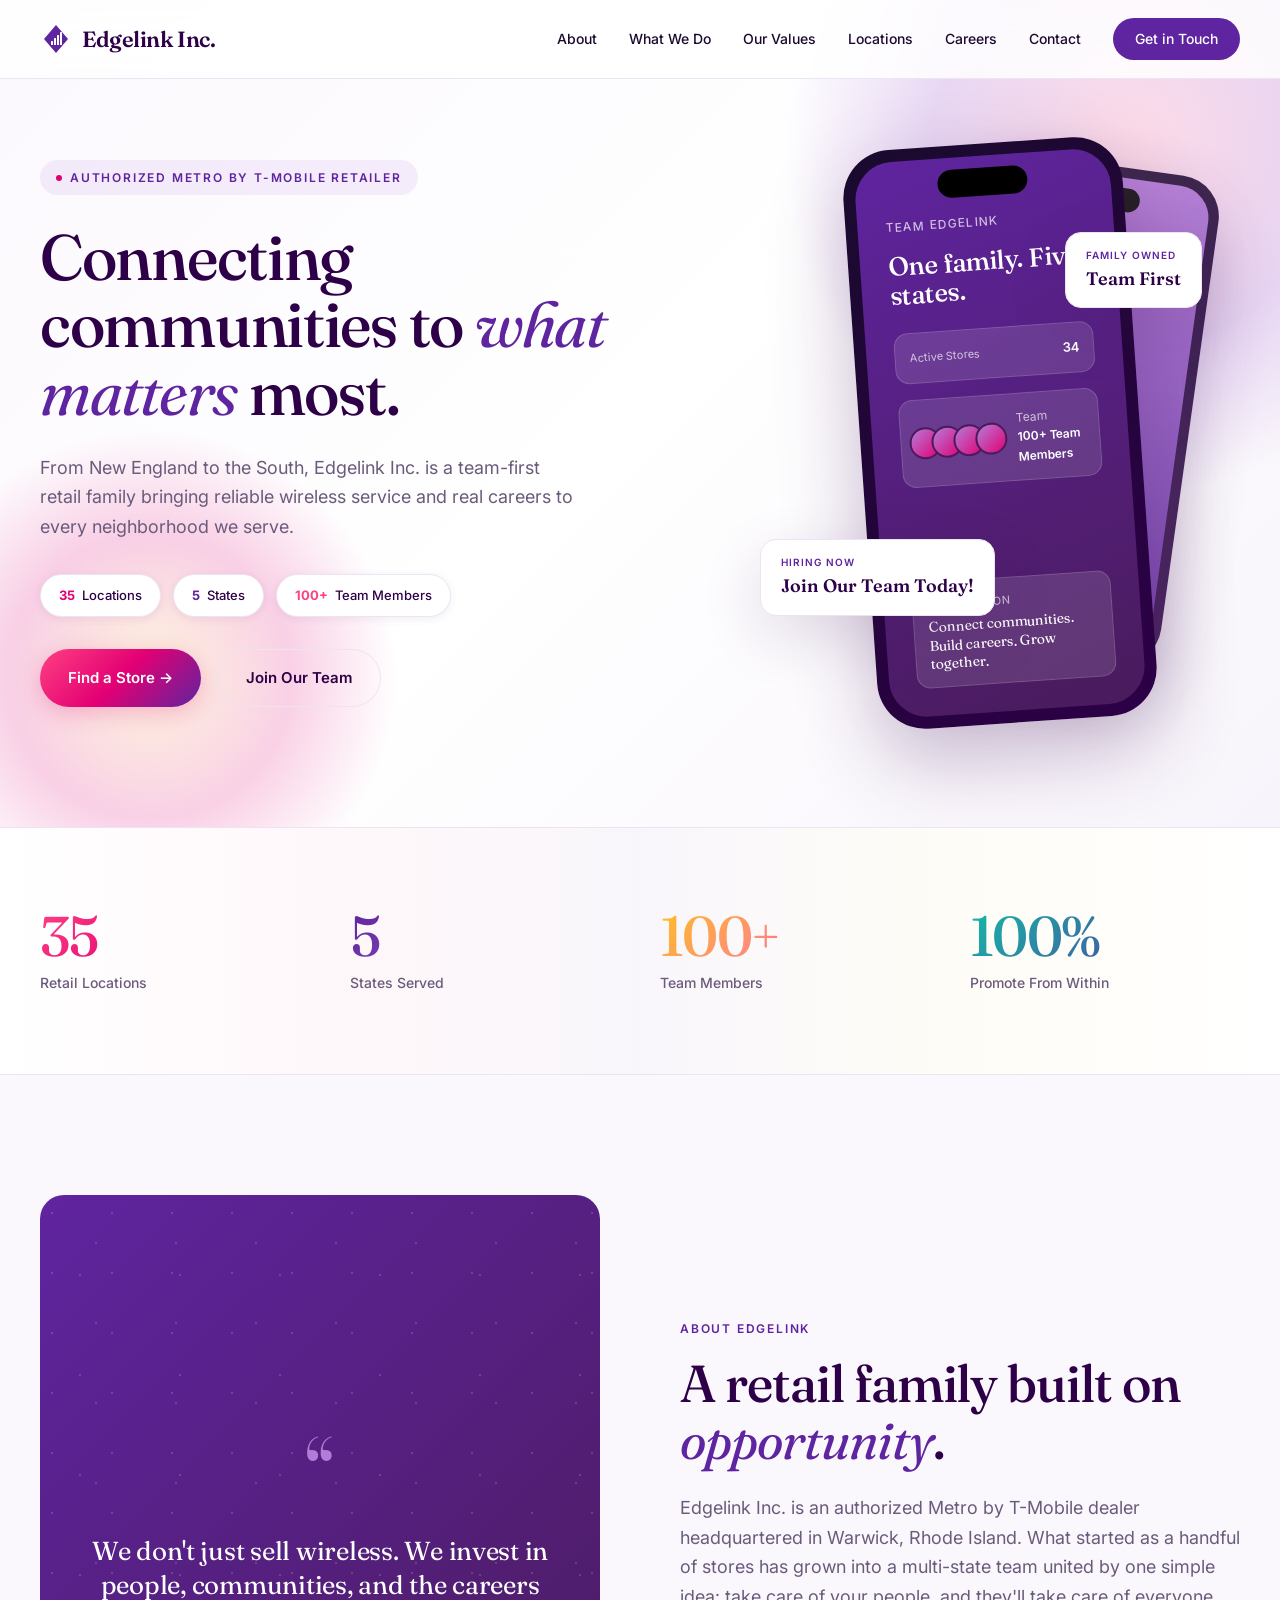
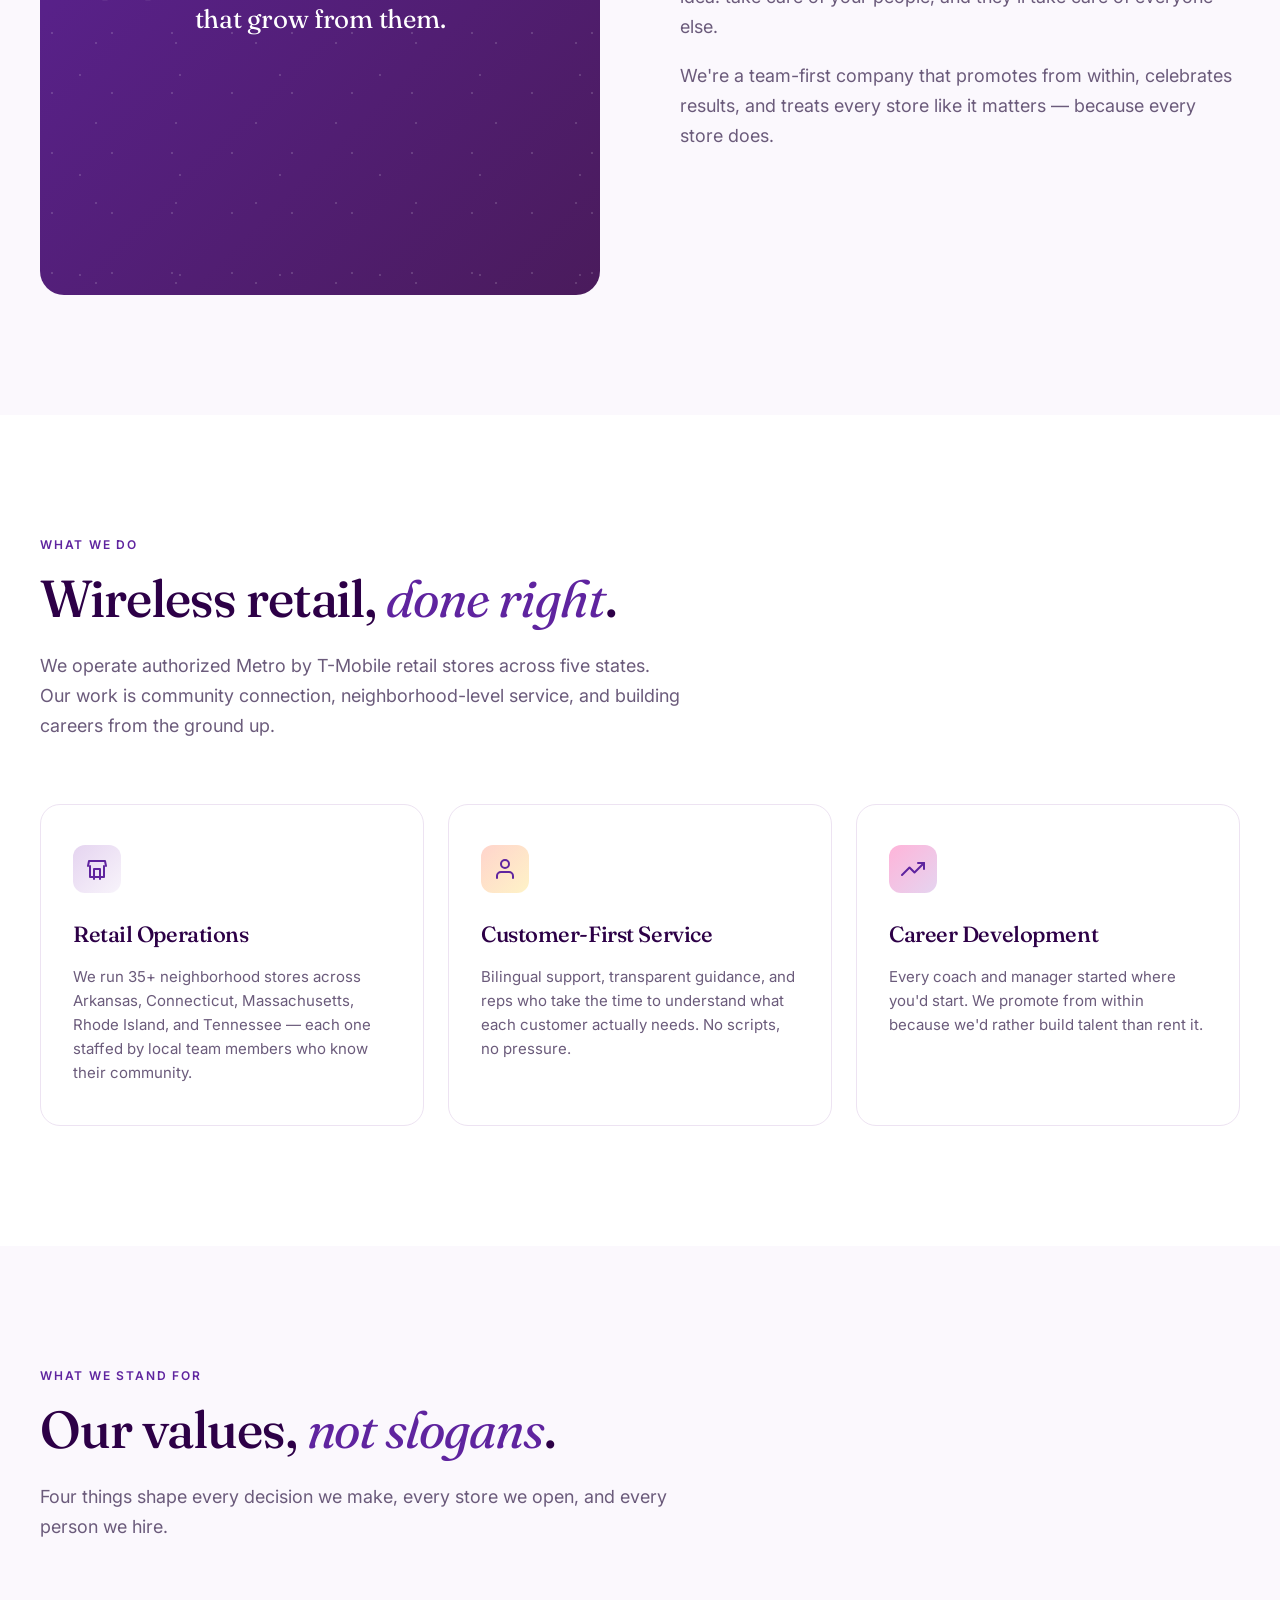
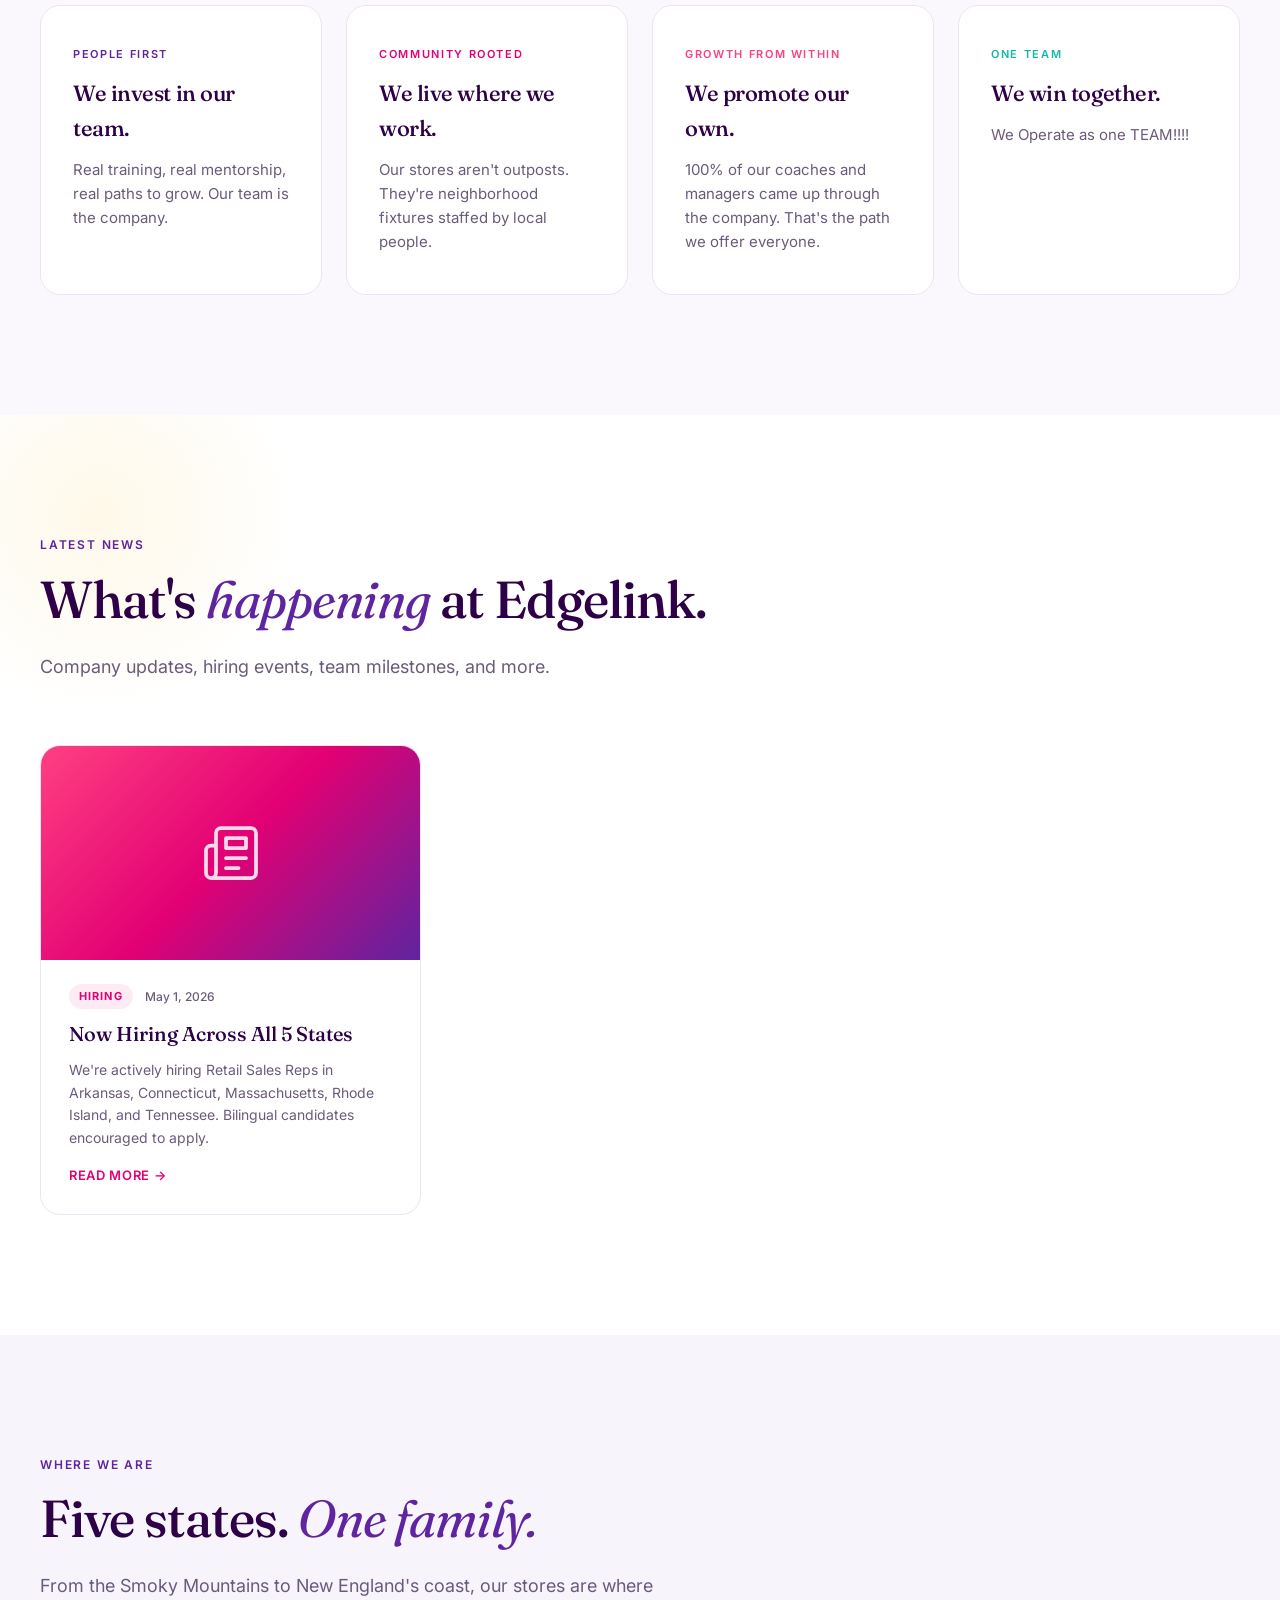
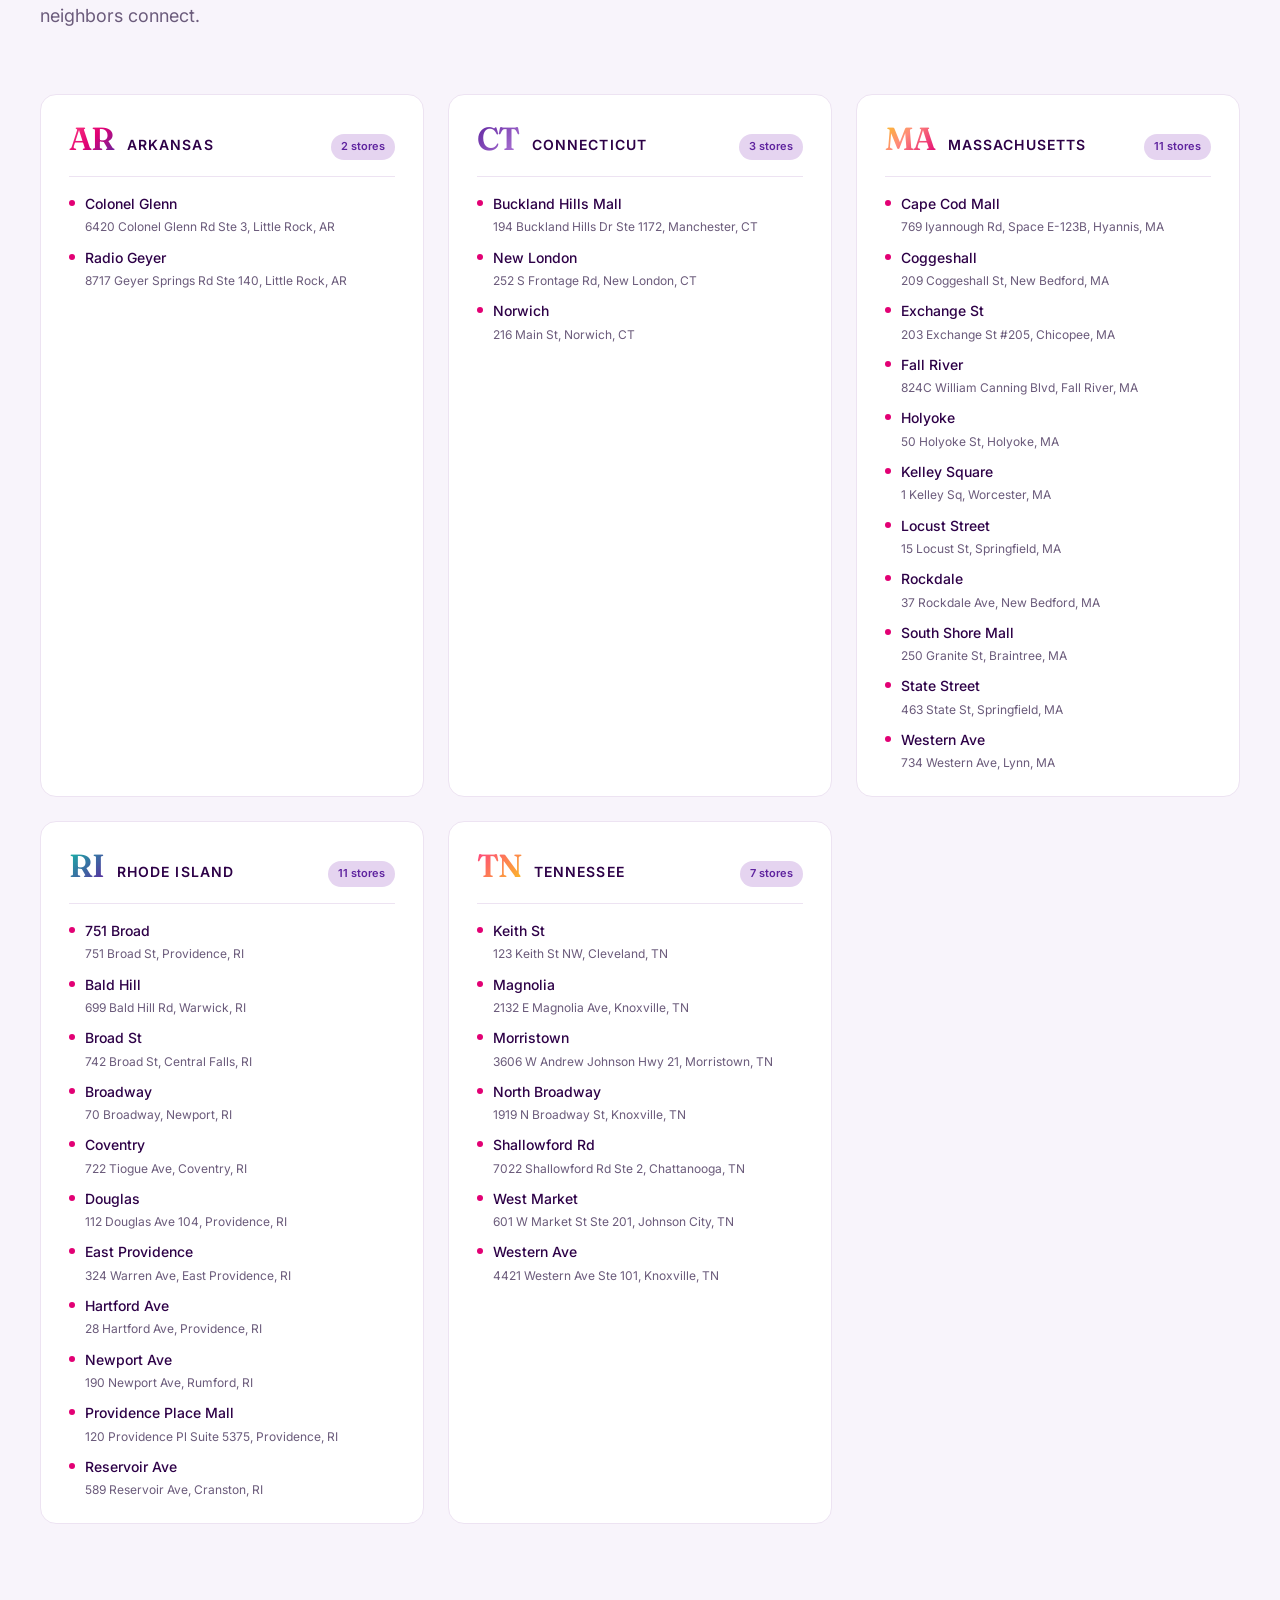
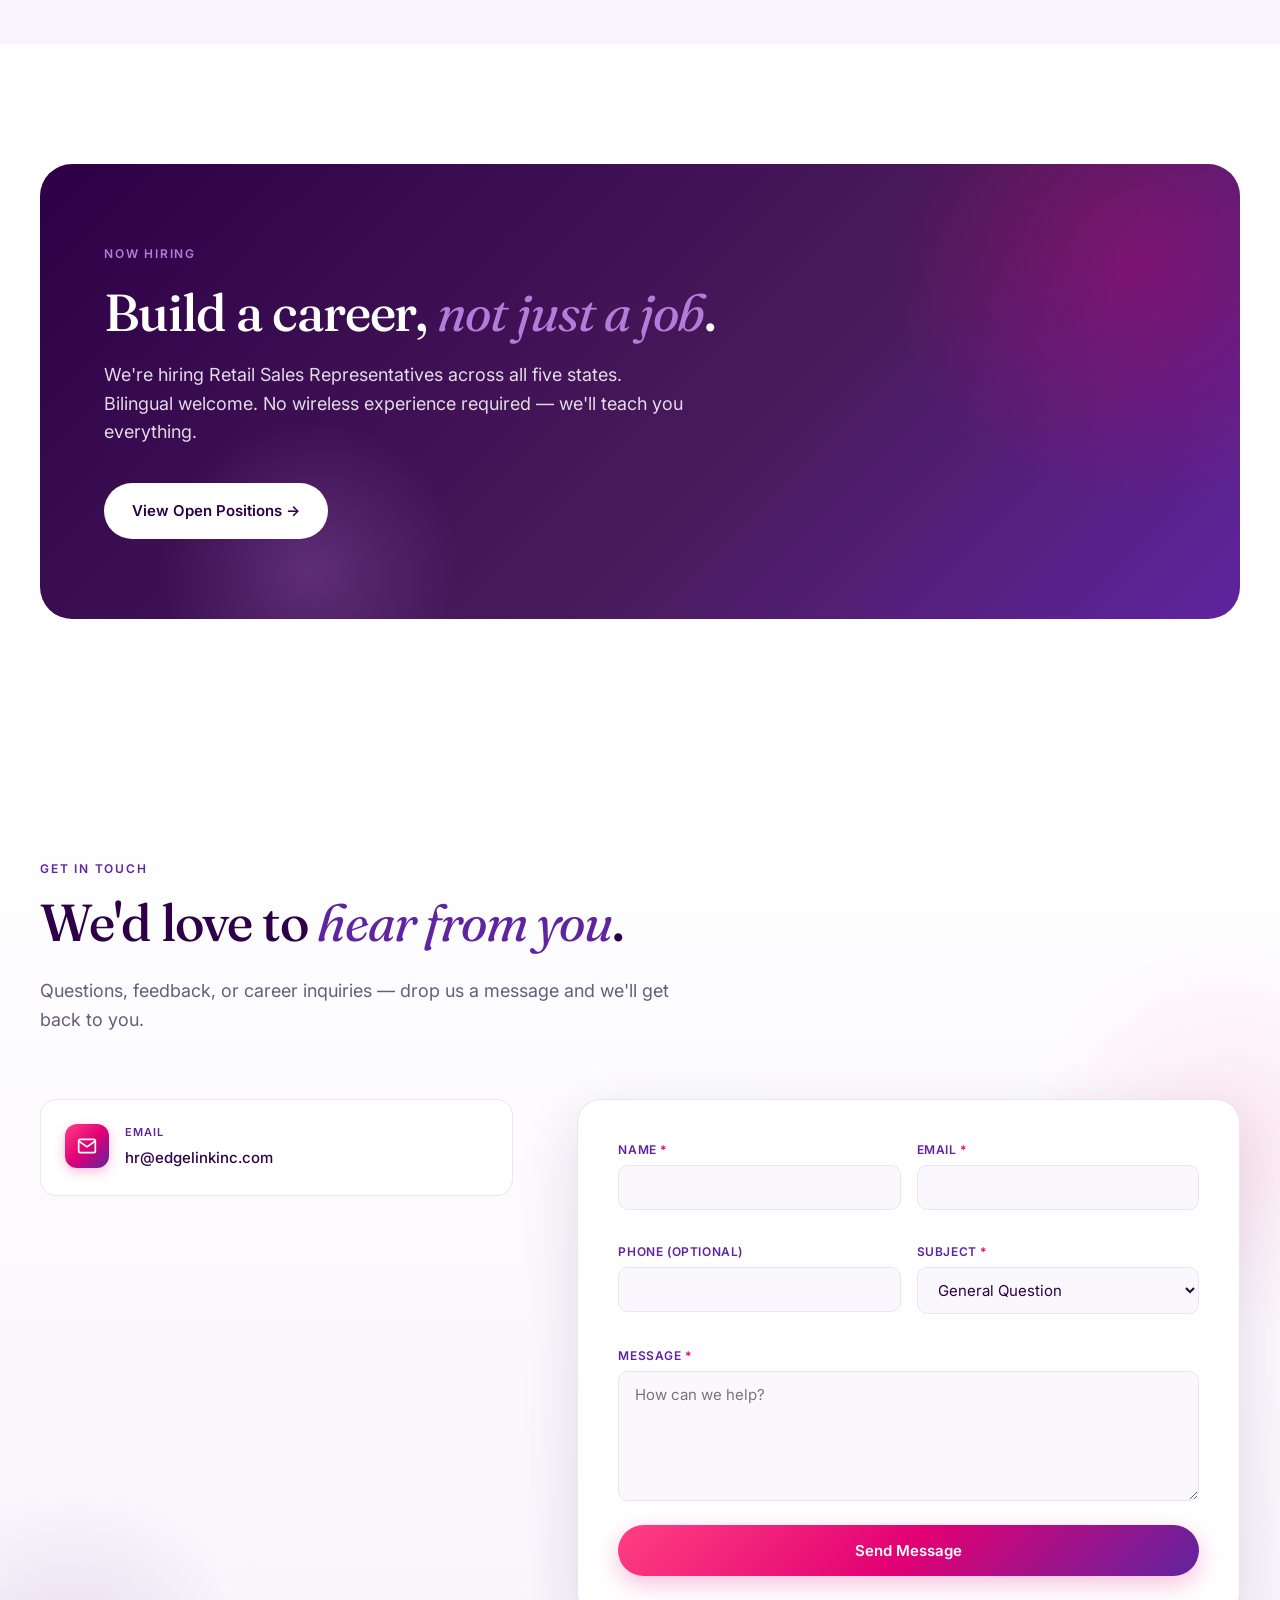
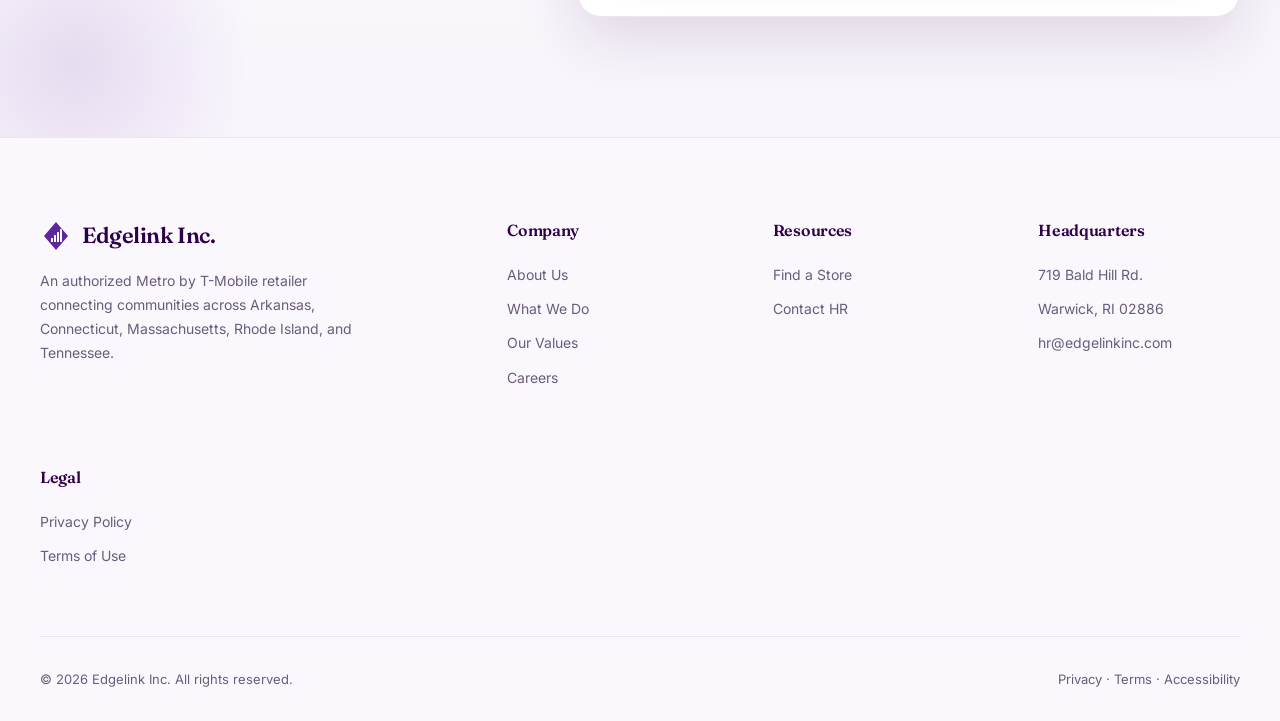
<file: index.html>
<!DOCTYPE html>
<html lang="en">
<head>
<meta charset="UTF-8">
<meta name="viewport" content="width=device-width, initial-scale=1.0">
<title>Edgelink Inc. — Connecting Communities to What Matters</title>
<meta name="description" content="Edgelink Inc. is a team-first wireless retail family bringing reliable Metro by T-Mobile service and real careers to neighborhoods across five states.">
<link rel="canonical" href="https://edgelinkinc.net/">

<!-- OpenGraph (Facebook, LinkedIn, iMessage, Slack, WhatsApp) -->
<meta property="og:type" content="website">
<meta property="og:site_name" content="Edgelink Inc.">
<meta property="og:title" content="Edgelink Inc. — Connecting Communities">
<meta property="og:description" content="A team-first wireless retail family across Arkansas, Connecticut, Massachusetts, Rhode Island, and Tennessee.">
<meta property="og:url" content="https://edgelinkinc.net/">
<meta property="og:image" content="https://edgelinkinc.net/images/1778610698486-edgelink_logo-4-10-26.png">
<meta property="og:image:secure_url" content="https://edgelinkinc.net/images/1778610698486-edgelink_logo-4-10-26.png">
<meta property="og:image:alt" content="Edgelink Inc.">

<!-- Twitter -->
<meta name="twitter:card" content="summary_large_image">
<meta name="twitter:title" content="Edgelink Inc. — Connecting Communities">
<meta name="twitter:description" content="A team-first wireless retail family across Arkansas, Connecticut, Massachusetts, Rhode Island, and Tennessee.">
<meta name="twitter:image" content="https://edgelinkinc.net/images/1778610698486-edgelink_logo-4-10-26.png">

<!-- Favicon -->
<link rel="icon" type="image/svg+xml" href="data:image/svg+xml,%3Csvg xmlns='http://www.w3.org/2000/svg' viewBox='0 0 32 32'%3E%3Cpath d='M16 2 L28 16 L16 30 L4 16 Z' fill='%235F249F'/%3E%3C/svg%3E">

<link rel="preconnect" href="https://fonts.googleapis.com">
<link rel="preconnect" href="https://fonts.gstatic.com" crossorigin>
<link href="https://fonts.googleapis.com/css2?family=Fraunces:opsz,wght@9..144,400;9..144,500;9..144,600;9..144,700&family=Inter:wght@300;400;500;600;700&display=swap" rel="stylesheet">
<link rel="stylesheet" href="styles.css">
</head>
<body>

<nav class="site-nav" id="site-nav"></nav>

<main id="page-content">
  <div class="loading">Loading…</div>
</main>

<footer id="site-footer"></footer>

<script src="shared.js"></script>
<script>
(function() {
  'use strict';
  var useDraft = window.location.search.indexOf('preview=1') !== -1;
  EDGELINK.loadContent(useDraft, function(err, content) {
    if (err) {
      document.getElementById('page-content').innerHTML =
        '<div class="loading" style="flex-direction: column; gap: 16px;">' +
        '<div>Could not load content.json</div>' +
        '<div style="font-size: 13px; color: #999;">' + (err.message || 'Error') + '</div>' +
        '</div>';
      return;
    }
    renderPage(content);
  });

  function renderPage(content) {
    EDGELINK.injectSeoTags(content, {
      title: (content.branding && content.branding.companyName ? content.branding.companyName : 'Edgelink') + ' Inc. — Connecting Communities',
      description: content.seo && content.seo.defaultDescription ? content.seo.defaultDescription : '',
      url: (content.seo && content.seo.siteUrl) || '',
      type: 'website'
    });

    document.getElementById('site-nav').innerHTML = EDGELINK.renderNav(content);

    var home = content.home || {};
    var html = '';

    html += '<section class="hero" id="top">';
    html += EDGELINK.renderHomeHero(home.hero);
    html += '</section>';

    if (home.stats && home.stats.length) {
      html += '<section class="stats-strip">';
      html += EDGELINK.renderStatsStrip(home.stats);
      html += '</section>';
    }

    if (home.about) {
      html += '<section class="about" id="about">';
      html += EDGELINK.renderAbout(home.about);
      html += '</section>';
    }

    if (home.services && home.services.items && home.services.items.length) {
      html += '<section id="services"><div class="section-inner">';
      html += EDGELINK.renderSectionHeader(home.services.eyebrow, home.services.headline, home.services.lead);
      html += EDGELINK.renderCards(home.services.items, { cols: 3 });
      html += '</div></section>';
    }

    if (home.values && home.values.items && home.values.items.length) {
      html += '<section class="about" id="values"><div class="section-inner">';
      html += EDGELINK.renderSectionHeader(home.values.eyebrow, home.values.headline, home.values.lead);
      html += EDGELINK.renderCards(home.values.items, { cols: 4 });
      html += '</div></section>';
    }

    if (home.news && home.news.enabled !== false && home.news.items && home.news.items.length) {
      html += '<section class="news-section" id="news">';
      html += EDGELINK.renderNews(home.news);
      html += '</section>';
    }

    if (home.locations && home.locations.states && home.locations.states.length) {
      html += '<section class="locations-bg" id="locations"><div class="section-inner">';
      html += EDGELINK.renderSectionHeader(home.locations.eyebrow, home.locations.headline, home.locations.lead);
      html += EDGELINK.renderLocations(home.locations.states);
      html += '</div></section>';
    }

    if (home.careersCallout) {
      html += '<section class="callout-section" id="careers-cta">';
      html += EDGELINK.renderCallout(home.careersCallout);
      html += '</section>';
    }

    if (home.contactForm && home.contactForm.enabled !== false) {
      html += '<section class="contact-section" id="contact">';
      html += EDGELINK.renderContactForm(home.contactForm);
      html += '</section>';
    }

    document.getElementById('page-content').innerHTML = html;
    document.getElementById('site-footer').innerHTML = EDGELINK.renderFooter(content);
    EDGELINK.attachContactFormHandler();
    EDGELINK.attachScrollReveal();
  }
})();
</script>

</body>
</html>
</file>
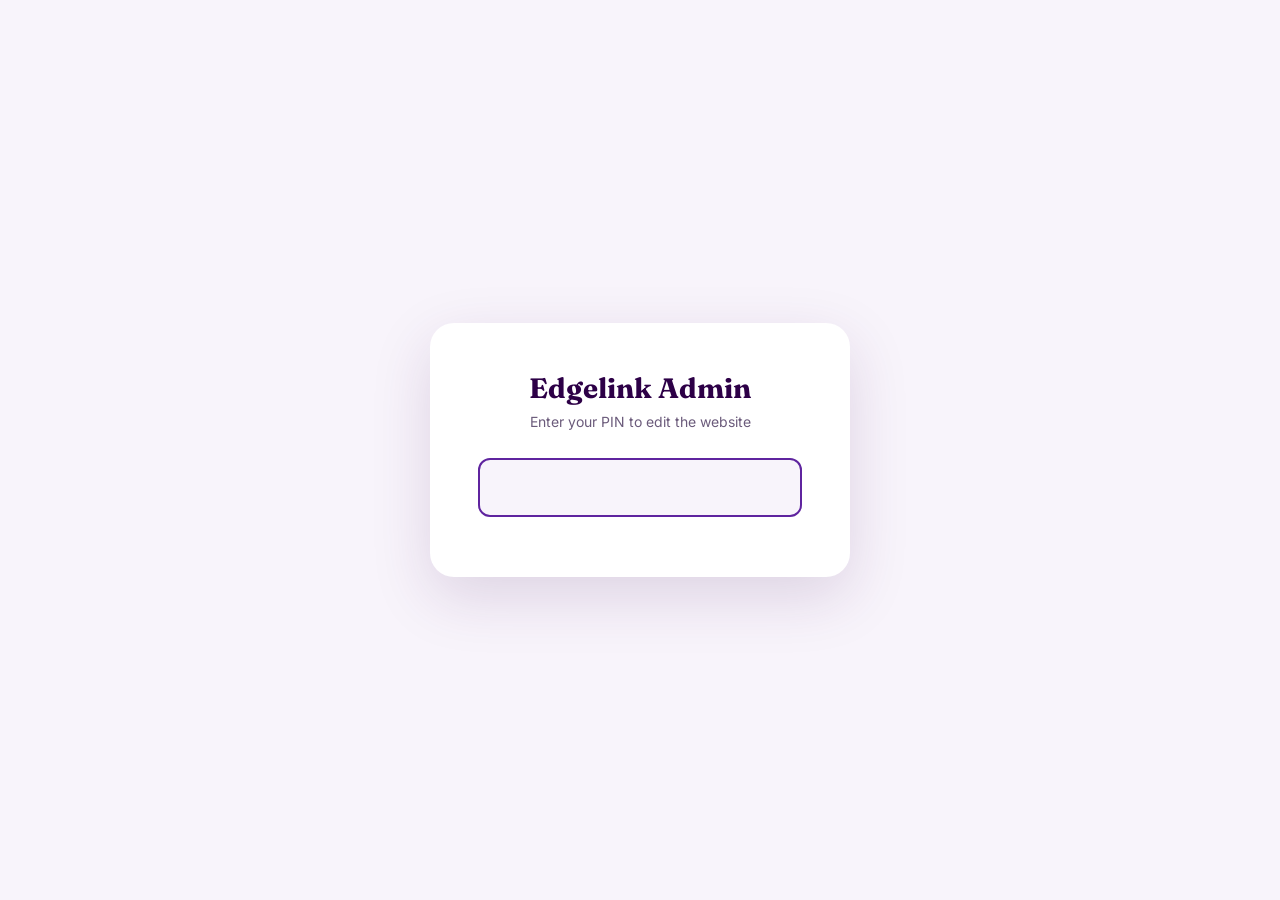
<file: admin.html>
<!DOCTYPE html>
<html lang="en">
<head>
<meta charset="UTF-8">
<meta name="viewport" content="width=device-width, initial-scale=1.0">
<title>Edgelink Site Admin</title>
<link href="https://fonts.googleapis.com/css2?family=Inter:wght@400;500;600;700&family=Fraunces:wght@500;600&display=swap" rel="stylesheet">
<style>
:root {
  --purple: #5F249F;
  --purple-deep: #4A1B5C;
  --plum: #2D0047;
  --magenta: #E20074;
  --bg: #F8F4FB;
  --white: #fff;
  --border: #E5D4F0;
  --text: #1A0A2E;
  --muted: #6B5B7B;
  --green: #16a34a;
  --red: #dc2626;
}
* { box-sizing: border-box; margin: 0; padding: 0; }
body { font-family: 'Inter', sans-serif; background: var(--bg); color: var(--text); }

/* PIN GATE */
.gate { min-height: 100vh; display: flex; align-items: center; justify-content: center; padding: 20px; }
.gate-box {
  background: white; padding: 48px; border-radius: 24px;
  box-shadow: 0 20px 60px rgba(74,27,92,0.15);
  max-width: 420px; width: 100%; text-align: center;
}
.gate-box h1 {
  font-family: 'Fraunces', serif; font-size: 28px; color: var(--plum);
  margin-bottom: 8px;
}
.gate-box p { color: var(--muted); margin-bottom: 28px; font-size: 14px; }
.pin-input {
  width: 100%; padding: 16px; font-size: 20px; text-align: center;
  border: 2px solid var(--border); border-radius: 12px;
  letter-spacing: 0.4em; font-weight: 600;
  background: var(--bg);
}
.pin-input:focus { outline: none; border-color: var(--purple); }
.pin-error { color: var(--red); margin-top: 12px; font-size: 13px; }

/* APP LAYOUT */
.app { display: none; min-height: 100vh; }
.app.active { display: flex; flex-direction: column; }

header.topbar {
  background: white; border-bottom: 1px solid var(--border);
  padding: 16px 24px;
  display: flex; align-items: center; justify-content: space-between;
  position: sticky; top: 0; z-index: 50;
  flex-wrap: wrap; gap: 12px;
}
.brand {
  font-family: 'Fraunces', serif; font-size: 20px; font-weight: 600;
  color: var(--plum); display: flex; align-items: center; gap: 8px;
}
.brand-dot {
  width: 10px; height: 10px; background: var(--magenta); border-radius: 50%;
}
.toolbar { display: flex; gap: 10px; flex-wrap: wrap; }
.btn {
  border: none; padding: 10px 18px; border-radius: 999px;
  font-size: 13px; font-weight: 600; cursor: pointer;
  font-family: inherit; transition: all 0.2s; text-decoration: none;
  display: inline-flex; align-items: center; gap: 6px;
}
.btn-primary { background: var(--plum); color: white; }
.btn-primary:hover { background: var(--purple-deep); }
.btn-purple { background: var(--purple); color: white; }
.btn-purple:hover { background: var(--purple-deep); }
.btn-magenta { background: var(--magenta); color: white; }
.btn-ghost { background: white; color: var(--plum); border: 1px solid var(--border); }
.btn-ghost:hover { border-color: var(--purple); }
.btn-danger { background: white; color: var(--red); border: 1px solid #fecaca; }
.btn-danger:hover { background: #fee; }
.btn-sm { padding: 6px 12px; font-size: 12px; }

.tabs {
  background: white; padding: 0 24px;
  border-bottom: 1px solid var(--border);
  display: flex; gap: 4px; overflow-x: auto;
}
.tab {
  padding: 14px 18px; border: none; background: none;
  font-size: 14px; font-weight: 500; cursor: pointer;
  color: var(--muted); border-bottom: 3px solid transparent;
  font-family: inherit; white-space: nowrap;
}
.tab.active { color: var(--purple); border-bottom-color: var(--purple); }
.tab:hover { color: var(--purple); }

.content { padding: 32px 24px; max-width: 1000px; margin: 0 auto; width: 100%; }
.panel { display: none; }
.panel.active { display: block; }

h2.section-title {
  font-family: 'Fraunces', serif; font-size: 24px; color: var(--plum);
  margin-bottom: 6px;
}
.section-help { color: var(--muted); font-size: 13px; margin-bottom: 24px; }

.field-group {
  background: white; padding: 24px; border-radius: 16px;
  margin-bottom: 16px; border: 1px solid var(--border);
}
.field-group h3 {
  font-family: 'Fraunces', serif; font-size: 17px;
  color: var(--plum); margin-bottom: 16px;
  display: flex; align-items: center; justify-content: space-between;
  gap: 8px;
}
.field {
  margin-bottom: 16px;
}
.field:last-child { margin-bottom: 0; }
.field label {
  display: block; font-size: 12px; font-weight: 600;
  color: var(--purple); margin-bottom: 6px;
  text-transform: uppercase; letter-spacing: 0.05em;
}
.field input, .field textarea, .field select {
  width: 100%; padding: 10px 14px;
  border: 1px solid var(--border); border-radius: 8px;
  font-size: 14px; font-family: inherit;
  background: var(--bg); color: var(--text);
}
.field input:focus, .field textarea:focus {
  outline: none; border-color: var(--purple); background: white;
}
.field textarea { min-height: 80px; resize: vertical; line-height: 1.5; }
.field-hint { font-size: 11px; color: var(--muted); margin-top: 4px; }
.field-row { display: grid; grid-template-columns: 1fr 1fr; gap: 12px; }
.field-row-3 { display: grid; grid-template-columns: 1fr 1fr 1fr; gap: 12px; }

.list-item {
  background: var(--bg); padding: 16px; border-radius: 12px;
  margin-bottom: 12px; border: 1px solid var(--border);
  position: relative;
}
.list-item-header {
  display: flex; justify-content: space-between; align-items: center;
  margin-bottom: 12px;
}
.list-item-label {
  font-size: 11px; font-weight: 700; color: var(--purple);
  text-transform: uppercase; letter-spacing: 0.05em;
}
.list-actions { display: flex; gap: 6px; }
.icon-btn {
  background: white; border: 1px solid var(--border);
  width: 26px; height: 26px; border-radius: 6px;
  cursor: pointer; font-size: 12px; color: var(--muted);
  display: inline-flex; align-items: center; justify-content: center;
}
.icon-btn:hover { color: var(--purple); border-color: var(--purple); }
.icon-btn.danger:hover { color: var(--red); border-color: #fecaca; }
.add-btn {
  background: white; border: 2px dashed var(--border);
  padding: 14px; border-radius: 12px; cursor: pointer;
  font-size: 13px; font-weight: 600; color: var(--purple);
  width: 100%; transition: all 0.2s; font-family: inherit;
}
.add-btn:hover { border-color: var(--purple); background: var(--bg); }

.status-banner {
  position: fixed; bottom: 24px; right: 24px;
  padding: 14px 20px; border-radius: 12px;
  background: var(--plum); color: white;
  font-size: 13px; font-weight: 600;
  box-shadow: 0 10px 30px rgba(0,0,0,0.2);
  z-index: 100; display: none;
}
.status-banner.show { display: block; animation: slideIn 0.3s; }
.status-banner.success { background: var(--green); }
.status-banner.error { background: var(--red); }
@keyframes slideIn {
  from { transform: translateY(20px); opacity: 0; }
  to { transform: translateY(0); opacity: 1; }
}

.help-card {
  background: linear-gradient(135deg, var(--purple), var(--purple-deep));
  color: white; padding: 20px; border-radius: 14px;
  margin-bottom: 24px; font-size: 14px; line-height: 1.6;
}
.help-card strong { color: #E5D4F0; }
.help-card code {
  background: rgba(255,255,255,0.15); padding: 2px 6px;
  border-radius: 4px; font-size: 12px;
}

@media (max-width: 700px) {
  .field-row, .field-row-3 { grid-template-columns: 1fr; }
  .content { padding: 20px 16px; }
}
</style>
</head>
<body>

<!-- PIN GATE -->
<div class="gate" id="gate">
  <div class="gate-box">
    <h1>Edgelink Admin</h1>
    <p>Enter your PIN to edit the website</p>
    <input type="password" class="pin-input" id="pin-input" maxlength="4" inputmode="numeric" autofocus>
    <div class="pin-error" id="pin-error"></div>
  </div>
</div>

<!-- ADMIN APP -->
<div class="app" id="app">
  <header class="topbar">
    <div class="brand"><span class="brand-dot"></span> Edgelink Site Admin <span id="user-label" style="font-size:12px; font-weight:500; color: var(--muted); margin-left: 8px;"></span></div>
    <div class="toolbar">
      <button class="btn btn-ghost" id="btn-reload">Reload from Live</button>
      <button class="btn btn-ghost" id="btn-preview">Preview Draft ↗</button>
      <button class="btn btn-purple" id="btn-save-draft">Save Draft</button>
      <button class="btn btn-magenta" id="btn-export">⬇ Export JSON</button>
    </div>
  </header>

  <div class="tabs">
    <button class="tab active" data-panel="branding">Branding</button>
    <button class="tab" data-panel="nav">Nav / Footer</button>
    <button class="tab" data-panel="home-hero">Home: Hero</button>
    <button class="tab" data-panel="home-stats">Home: Stats</button>
    <button class="tab" data-panel="home-about">Home: About</button>
    <button class="tab" data-panel="home-services">Home: Services</button>
    <button class="tab" data-panel="home-values">Home: Values</button>
    <button class="tab" data-panel="home-locations">Home: Locations</button>
    <button class="tab" data-panel="home-callout">Home: Careers Callout</button>
    <button class="tab" data-panel="home-contact">Home: Contact Form</button>
    <button class="tab" data-panel="home-news">Home: News</button>
    <button class="tab" data-panel="team">👥 Team</button>
    <button class="tab" data-panel="careers-hero">Careers: Hero</button>
    <button class="tab" data-panel="careers-why">Careers: Why Edgelink</button>
    <button class="tab" data-panel="careers-growth">Careers: Growth Path</button>
    <button class="tab" data-panel="careers-benefits">Careers: Benefits</button>
    <button class="tab" data-panel="careers-process">Careers: Application Process</button>
    <button class="tab" data-panel="careers-testimonials">Careers: Testimonials</button>
    <button class="tab" data-panel="careers-states">Careers: Hiring States</button>
    <button class="tab" data-panel="careers-faq">Careers: FAQ</button>
    <button class="tab" data-panel="careers-jobs">⭐ Careers: Open Jobs</button>
    <button class="tab" data-panel="careers-apply">Careers: Apply CTA</button>
    <button class="tab" data-panel="social">Social Media</button>
    <button class="tab" data-panel="seo">SEO</button>
    <button class="tab" data-panel="settings">⚙ Settings</button>
  </div>

  <div class="content">
    <div class="help-card" id="help-card">
      <strong>How this works:</strong> Edit any field, then click <strong>Save Draft</strong>. Use <strong>Preview Draft</strong> to see changes before publishing. When ready, click <strong>Export JSON</strong>, then upload the file as <code>content.json</code> to your GitHub repo to publish to the live site.
    </div>

    <div id="panels"></div>
  </div>
</div>

<div class="status-banner" id="status"></div>

<script>
(function() {
  'use strict';

  var PINS = {
    '3833': 'Cheryl',
    '5635': 'Joel',
    '6866': 'Sasha'
  };
  var LOCAL_DRAFT_KEY = 'edgelink_content_draft';
  var DEFAULT_CONTENT_URL = 'content.json';

  var state = {
    content: null,
    currentPanel: 'branding',
    user: null
  };

  // ===== PIN GATE =====
  var pinInput = document.getElementById('pin-input');
  var pinError = document.getElementById('pin-error');

  pinInput.addEventListener('input', function() {
    if (pinInput.value.length === 4) {
      var name = PINS[pinInput.value];
      if (name) {
        state.user = name;
        document.getElementById('user-label').textContent = '· ' + name;
        document.getElementById('gate').style.display = 'none';
        document.getElementById('app').classList.add('active');
        loadContent();
      } else {
        pinError.textContent = 'Invalid PIN';
        pinInput.value = '';
      }
    }
  });

  // ===== LOAD CONTENT =====
  function loadContent() {
    // Try draft first
    var draft = localStorage.getItem(LOCAL_DRAFT_KEY);
    if (draft) {
      try {
        state.content = JSON.parse(draft);
        showStatus('Loaded draft from local storage', 'success');
        renderCurrentPanel();
        return;
      } catch (e) {}
    }
    // Fetch live
    fetchLive();
  }

  function fetchLive() {
    fetch(DEFAULT_CONTENT_URL + '?t=' + Date.now())
      .then(function(r) {
        if (!r.ok) throw new Error('content.json not found');
        return r.json();
      })
      .then(function(data) {
        state.content = data;
        showStatus('Loaded live content', 'success');
        renderCurrentPanel();
      })
      .catch(function(err) {
        showStatus('Failed to load content.json: ' + err.message, 'error');
      });
  }

  // ===== TABS =====
  var tabs = document.querySelectorAll('.tab');
  for (var i = 0; i < tabs.length; i++) {
    tabs[i].addEventListener('click', function(e) {
      var panelKey = e.target.getAttribute('data-panel');
      switchTab(panelKey);
    });
  }

  function switchTab(panelKey) {
    state.currentPanel = panelKey;
    var allTabs = document.querySelectorAll('.tab');
    for (var i = 0; i < allTabs.length; i++) {
      if (allTabs[i].getAttribute('data-panel') === panelKey) {
        allTabs[i].classList.add('active');
      } else {
        allTabs[i].classList.remove('active');
      }
    }
    renderCurrentPanel();
  }

  // ===== RENDER PANEL =====
  function renderCurrentPanel() {
    if (!state.content) return;
    var panels = document.getElementById('panels');
    var panelKey = state.currentPanel;
    var html = '';

    switch (panelKey) {
      case 'branding':       html = renderBranding(); break;
      case 'nav':            html = renderNavFooter(); break;
      case 'home-hero':      html = renderHomeHeroPanel(); break;
      case 'home-stats':     html = renderHomeStatsPanel(); break;
      case 'home-about':     html = renderHomeAboutPanel(); break;
      case 'home-services':  html = renderHomeServicesPanel(); break;
      case 'home-values':    html = renderHomeValuesPanel(); break;
      case 'home-locations': html = renderHomeLocationsPanel(); break;
      case 'home-callout':   html = renderHomeCalloutPanel(); break;
      case 'home-contact':   html = renderHomeContactPanel(); break;
      case 'home-news':      html = renderHomeNewsPanel(); break;
      case 'team':           html = renderTeamPanel(); break;
      case 'careers-hero':         html = renderCareersHeroPanel(); break;
      case 'careers-why':          html = renderCareersWhyPanel(); break;
      case 'careers-growth':       html = renderCareersGrowthPanel(); break;
      case 'careers-benefits':     html = renderCareersBenefitsPanel(); break;
      case 'careers-process':      html = renderCareersProcessPanel(); break;
      case 'careers-testimonials': html = renderCareersTestimonialsPanel(); break;
      case 'careers-states':       html = renderCareersStatesPanel(); break;
      case 'careers-faq':          html = renderCareersFaqPanel(); break;
      case 'careers-jobs':         html = renderCareersJobsPanel(); break;
      case 'careers-apply':        html = renderCareersApplyPanel(); break;
      case 'social':               html = renderSocialPanel(); break;
      case 'seo':                  html = renderSeoPanel(); break;
      case 'settings':             html = renderSettingsPanel(); break;
    }

    panels.innerHTML = html;
    bindFieldEvents();
  }

  // ===== FIELD HELPERS =====
  function textField(path, label, hint) {
    var val = getPath(state.content, path) || '';
    return '<div class="field"><label>' + esc(label) + '</label>' +
      '<input type="text" data-path="' + path + '" value="' + escAttr(val) + '">' +
      (hint ? '<div class="field-hint">' + esc(hint) + '</div>' : '') + '</div>';
  }

  function textareaField(path, label, hint) {
    var val = getPath(state.content, path) || '';
    return '<div class="field"><label>' + esc(label) + '</label>' +
      '<textarea data-path="' + path + '">' + esc(val) + '</textarea>' +
      (hint ? '<div class="field-hint">' + esc(hint) + '</div>' : '') + '</div>';
  }

  function selectField(path, label, options, hint) {
    var val = getPath(state.content, path);
    if (val === undefined || val === null) val = '';
    // Friendly labels for known string options
    var friendlyLabels = {
      'under_construction': '🚧 Under Construction (hidden from public)',
      'live': '✅ Live (visible to everyone)'
    };
    var html = '<div class="field"><label>' + esc(label) + '</label>' +
      '<select data-path="' + path + '" data-type="' + (typeof options[0] === 'boolean' ? 'boolean' : 'string') + '">';
    for (var i = 0; i < options.length; i++) {
      var optVal = String(options[i]);
      var optLabel;
      if (typeof options[i] === 'boolean') {
        optLabel = options[i] ? 'Active (visible on site)' : 'Inactive (hidden)';
      } else if (friendlyLabels[optVal]) {
        optLabel = friendlyLabels[optVal];
      } else {
        optLabel = options[i];
      }
      var sel = String(val) === optVal ? ' selected' : '';
      html += '<option value="' + escAttr(optVal) + '"' + sel + '>' + esc(optLabel) + '</option>';
    }
    html += '</select>' + (hint ? '<div class="field-hint">' + esc(hint) + '</div>' : '') + '</div>';
    return html;
  }

  function imageField(path, label, hint) {
    var val = getPath(state.content, path) || '';
    var hasImg = val && val.length > 0;
    var html = '<div class="field"><label>' + esc(label) + '</label>';
    html += '<div style="display: flex; gap: 8px; align-items: stretch;">';
    html += '<input type="text" data-path="' + path + '" value="' + escAttr(val) + '" placeholder="Click Upload, or paste an image URL" style="flex: 1;">';
    html += '<button class="btn btn-magenta btn-sm" data-upload-target="' + path + '" style="flex-shrink: 0;">📷 Upload</button>';
    html += '</div>';
    if (hasImg) {
      html += '<div style="margin-top: 8px;"><img src="' + escAttr(val) + '" alt="" style="max-width: 200px; max-height: 120px; border-radius: 8px; border: 1px solid var(--border);"></div>';
    }
    if (hint) html += '<div class="field-hint">' + esc(hint) + '</div>';
    html += '</div>';
    return html;
  }

  // ===== PANELS =====
  function renderBranding() {
    return '<h2 class="section-title">Branding</h2>' +
      '<p class="section-help">Company-wide identity settings.</p>' +
      '<div class="field-group">' +
      textField('branding.companyName', 'Company Name', 'Shown in logo and titles') +
      textField('branding.tagline', 'Tagline', 'Used as the hero eyebrow on home page') +
      '</div>';
  }

  function renderNavFooter() {
    var html = '<h2 class="section-title">Navigation</h2>' +
      '<p class="section-help">Top menu links and the "Get in Touch" button.</p>';
    html += renderListPanel('nav.links', 'Nav Links', function(item, idx) {
      return textField('nav.links[' + idx + '].label', 'Label') +
        textField('nav.links[' + idx + '].href', 'Link URL', 'e.g. index.html#about or careers.html');
    }, function() { return { label: 'New Link', href: '#' }; });

    html += '<div class="field-group">' +
      '<h3>Nav CTA Button</h3>' +
      textField('nav.ctaLabel', 'Button Label') +
      textField('nav.ctaHref', 'Button Link URL') +
      '</div>';

    html += '<h2 class="section-title" style="margin-top: 32px;">Footer</h2>';
    html += '<div class="field-group">' +
      textareaField('footer.tagline', 'Footer Tagline') +
      textField('footer.copyright', 'Copyright Line') +
      textField('footer.legal', 'Legal Line') +
      '</div>';

    html += renderListPanel('footer.columns', 'Footer Columns', function(col, idx) {
      var inner = textField('footer.columns[' + idx + '].heading', 'Column Heading');
      inner += renderNestedList('footer.columns[' + idx + '].links', 'Links', function(link, j) {
        return textField('footer.columns[' + idx + '].links[' + j + '].label', 'Label') +
          textField('footer.columns[' + idx + '].links[' + j + '].href', 'URL');
      }, function() { return { label: 'New Link', href: '#' }; });
      return inner;
    }, function() { return { heading: 'New Column', links: [] }; });

    return html;
  }

  function renderHomeHeroPanel() {
    var html = '<h2 class="section-title">Home: Hero</h2>' +
      '<p class="section-help">The big section at the top of the home page.</p>' +
      '<div class="field-group">' +
      textField('home.hero.eyebrow', 'Eyebrow (small text above headline)') +
      textareaField('home.hero.headline', 'Headline', 'Use <em>...</em> for the italic purple highlight') +
      textareaField('home.hero.subhead', 'Subheadline') +
      imageField('home.hero.heroImageUrl', 'Hero Image (optional)', 'Upload a photo or paste a URL. Leave blank to use the default phone mockup.') +
      '</div>';

    html += renderListPanel('home.hero.stats', 'Hero Stat Pills', function(stat, idx) {
      return '<div class="field-row">' +
        textField('home.hero.stats[' + idx + '].value', 'Value (e.g. 35+)') +
        textField('home.hero.stats[' + idx + '].label', 'Label (e.g. Locations)') +
        '</div>';
    }, function() { return { value: '0', label: 'New Stat' }; });

    html += '<div class="field-group"><h3>Hero Buttons</h3>' +
      '<div class="field-row">' +
      textField('home.hero.primaryCtaLabel', 'Primary Button Label') +
      textField('home.hero.primaryCtaHref', 'Primary Button URL') +
      '</div>' +
      '<div class="field-row">' +
      textField('home.hero.secondaryCtaLabel', 'Secondary Button Label') +
      textField('home.hero.secondaryCtaHref', 'Secondary Button URL') +
      '</div></div>';

    // Phone mockup fields
    html += '<div class="field-group">' +
      '<h3>📱 Phone Mockup Text</h3>' +
      '<p style="color:var(--muted);font-size:13px;margin-bottom:16px;">This is the text shown on the floating cell phone graphic. Only visible if no Hero Image is uploaded above.</p>' +
      textField('home.hero.phoneMockup.eyebrow', 'Eyebrow (top small text)', 'e.g. Team Edgelink') +
      textField('home.hero.phoneMockup.headline', 'Headline (large text)', 'e.g. One family. Five states.') +
      '<div class="field-row">' +
      textField('home.hero.phoneMockup.card1Label', 'Card 1 Label', 'e.g. Active Stores') +
      textField('home.hero.phoneMockup.card1Value', 'Card 1 Value', 'e.g. 35') +
      '</div>' +
      '<div class="field-row">' +
      textField('home.hero.phoneMockup.card2Label', 'Card 2 Label', 'e.g. Team') +
      textField('home.hero.phoneMockup.card2Value', 'Card 2 Value', 'e.g. 200+ Members') +
      '</div>' +
      '<div class="field-row">' +
      textField('home.hero.phoneMockup.card3Label', 'Card 3 Label', 'e.g. Our Mission') +
      textField('home.hero.phoneMockup.card3Value', 'Card 3 Value', 'e.g. Connect communities. Build careers.') +
      '</div>' +
      '<div class="field-row">' +
      textField('home.hero.phoneMockup.bubbleTopLabel', 'Top Bubble Label', 'Small text on top floating bubble') +
      textField('home.hero.phoneMockup.bubbleTopValue', 'Top Bubble Value', 'Large text on top floating bubble') +
      '</div>' +
      '<div class="field-row">' +
      textField('home.hero.phoneMockup.bubbleBottomLabel', 'Bottom Bubble Label', 'Small text on bottom floating bubble') +
      textField('home.hero.phoneMockup.bubbleBottomValue', 'Bottom Bubble Value', 'Large text on bottom floating bubble') +
      '</div>' +
      '</div>';

    return html;
  }

  function renderHomeStatsPanel() {
    var html = '<h2 class="section-title">Home: Stats Strip</h2>' +
      '<p class="section-help">The 4 large stats shown right under the hero.</p>';
    html += renderListPanel('home.stats', 'Stats', function(stat, idx) {
      return '<div class="field-row">' +
        textField('home.stats[' + idx + '].value', 'Value') +
        textField('home.stats[' + idx + '].label', 'Label') +
        '</div>';
    }, function() { return { value: '0', label: 'New Stat' }; });
    return html;
  }

  function renderHomeAboutPanel() {
    var html = '<h2 class="section-title">Home: About Section</h2>' +
      '<p class="section-help">The "About Edgelink" section with image and paragraphs.</p>' +
      '<div class="field-group">' +
      textField('home.about.eyebrow', 'Eyebrow') +
      textareaField('home.about.headline', 'Headline (use <em>...</em> for italic)') +
      textareaField('home.about.quote', 'Quote (shown if no image)') +
      imageField('home.about.imageUrl', 'About Image (optional)', 'Replaces the purple quote panel when set') +
      '</div>';

    html += renderListPanel('home.about.paragraphs', 'Paragraphs', function(para, idx) {
      // Paragraphs is an array of strings, so we use a special path syntax
      return '<div class="field"><label>Paragraph</label>' +
        '<textarea data-path="home.about.paragraphs[' + idx + ']">' + esc(para) + '</textarea></div>';
    }, function() { return ''; });

    return html;
  }

  function renderHomeServicesPanel() {
    var html = '<h2 class="section-title">Home: What We Do</h2>' +
      '<p class="section-help">The 3-card section about what Edgelink does.</p>' +
      '<div class="field-group">' +
      textField('home.services.eyebrow', 'Eyebrow') +
      textareaField('home.services.headline', 'Headline') +
      textareaField('home.services.lead', 'Lead paragraph') +
      '</div>';

    html += renderListPanel('home.services.items', 'Service Cards', function(item, idx) {
      return selectField('home.services.items[' + idx + '].icon', 'Icon', ['store','people','growth','training','bilingual']) +
        textField('home.services.items[' + idx + '].title', 'Title') +
        textareaField('home.services.items[' + idx + '].description', 'Description');
    }, function() { return { icon: 'store', title: 'New Service', description: '' }; });

    return html;
  }

  function renderHomeValuesPanel() {
    var html = '<h2 class="section-title">Home: Our Values</h2>' +
      '<p class="section-help">The 4-card values section.</p>' +
      '<div class="field-group">' +
      textField('home.values.eyebrow', 'Eyebrow') +
      textareaField('home.values.headline', 'Headline') +
      textareaField('home.values.lead', 'Lead paragraph') +
      '</div>';

    html += renderListPanel('home.values.items', 'Value Cards', function(item, idx) {
      return textField('home.values.items[' + idx + '].label', 'Small Label (eyebrow on card)') +
        textField('home.values.items[' + idx + '].title', 'Title') +
        textareaField('home.values.items[' + idx + '].description', 'Description');
    }, function() { return { label: 'New', title: 'New Value', description: '' }; });

    return html;
  }

  function renderHomeLocationsPanel() {
    var html = '<h2 class="section-title">Home: Locations</h2>' +
      '<p class="section-help">States where Edgelink operates. Add individual stores under each state.</p>' +
      '<div class="field-group">' +
      textField('home.locations.eyebrow', 'Eyebrow') +
      textareaField('home.locations.headline', 'Headline') +
      textareaField('home.locations.lead', 'Lead paragraph') +
      '</div>';

    html += renderListPanel('home.locations.states', 'States', function(state, idx) {
      var inner = '<div class="field-row">' +
        textField('home.locations.states[' + idx + '].abbr', 'Abbreviation (e.g. RI)') +
        textField('home.locations.states[' + idx + '].name', 'Full Name') +
        '</div>';
      // Nested stores list for this state
      inner += renderNestedList('home.locations.states[' + idx + '].stores', '🏬 Stores in ' + (state.name || 'this state'), function(store, sIdx) {
        return '<div class="field-row">' +
          textField('home.locations.states[' + idx + '].stores[' + sIdx + '].name', 'Store Name') +
          textField('home.locations.states[' + idx + '].stores[' + sIdx + '].address', 'Address (optional)') +
          '</div>';
      }, function() { return { name: 'New Store', address: '' }; });
      return inner;
    }, function() { return { abbr: 'XX', name: 'New State', stores: [] }; });

    return html;
  }

  function renderHomeCalloutPanel() {
    return '<h2 class="section-title">Home: Careers Callout</h2>' +
      '<p class="section-help">The dark purple "Now Hiring" callout near the bottom of home.</p>' +
      '<div class="field-group">' +
      textField('home.careersCallout.eyebrow', 'Eyebrow') +
      textareaField('home.careersCallout.headline', 'Headline') +
      textareaField('home.careersCallout.description', 'Description') +
      textField('home.careersCallout.ctaLabel', 'Button Label') +
      textField('home.careersCallout.ctaHref', 'Button URL') +
      '</div>';
  }

  function renderHomeContactPanel() {
    var html = '<h2 class="section-title">Home: Contact Form</h2>' +
      '<p class="section-help">The contact form section near the bottom of the home page.</p>';

    html += '<div class="help-card">' +
      '<strong>Setting up form submissions (one-time, 5 minutes):</strong><br>' +
      '1. Go to <a href="https://formspree.io" target="_blank" style="color:#FFB4D9; text-decoration:underline;">formspree.io</a> and sign up (free tier: 50 submissions/month)<br>' +
      '2. Create a new form, name it "Edgelink Contact"<br>' +
      '3. Set the recipient email to <code>hr@edgelinkinc.com</code> (or wherever you want submissions to go)<br>' +
      '4. Copy your form endpoint URL — looks like <code>https://formspree.io/f/xxxxxxxx</code><br>' +
      '5. Paste it in the "Formspree Endpoint" field below<br>' +
      '6. Save Draft → Export JSON → upload to GitHub<br>' +
      '7. Test by submitting the form on your live site' +
      '</div>';

    html += '<div class="field-group">' +
      '<h3>Section Header</h3>' +
      textField('home.contactForm.eyebrow', 'Eyebrow') +
      textareaField('home.contactForm.headline', 'Headline (use <em>...</em> for italic)') +
      textareaField('home.contactForm.lead', 'Lead paragraph') +
      '</div>';

    html += '<div class="field-group">' +
      '<h3>Form Settings</h3>' +
      textField('home.contactForm.formspreeEndpoint', 'Formspree Endpoint URL', 'https://formspree.io/f/your-form-id') +
      textField('home.contactForm.submitButtonLabel', 'Submit Button Label') +
      textareaField('home.contactForm.successMessage', 'Message shown after successful submit') +
      '</div>';

    html += renderListPanel('home.contactForm.subjects', 'Subject Dropdown Options', function(subj, idx) {
      return '<div class="field"><label>Subject</label>' +
        '<input type="text" data-path="home.contactForm.subjects[' + idx + ']" value="' + escAttr(subj) + '"></div>';
    }, function() { return 'New Subject'; });

    html += '<div class="field-group">' +
      '<h3>Contact Info (shown next to form)</h3>' +
      textField('home.contactForm.contactInfo.email', 'Display Email') +
      textField('home.contactForm.contactInfo.phoneLabel', 'Phone Display (leave blank to hide)') +
      textField('home.contactForm.contactInfo.addressLabel', 'Address Display (leave blank to hide)') +
      '</div>';

    return html;
  }

  // ===== CAREERS PANELS =====
  function renderCareersHeroPanel() {
    return '<h2 class="section-title">Careers: Hero</h2>' +
      '<p class="section-help">The top section candidates see after clicking your Paychex ad.</p>' +
      '<div class="field-group">' +
      textField('careers.hero.eyebrow', 'Eyebrow') +
      textareaField('careers.hero.headline', 'Headline (use <em>...</em> for italic)') +
      textareaField('careers.hero.subhead', 'Subheadline') +
      imageField('careers.hero.heroImageUrl', 'Hero Image (optional)') +
      '</div>' +
      '<div class="field-group"><h3>Buttons</h3>' +
      '<div class="field-row">' +
      textField('careers.hero.primaryCtaLabel', 'Primary Button Label') +
      textField('careers.hero.primaryCtaHref', 'Primary Button URL') +
      '</div>' +
      '<div class="field-row">' +
      textField('careers.hero.secondaryCtaLabel', 'Secondary Button Label') +
      textField('careers.hero.secondaryCtaHref', 'Secondary Button URL') +
      '</div></div>' +
      '<div class="field-group">' +
      '<h3>📱 Phone Mockup Text</h3>' +
      '<p style="color:var(--muted);font-size:13px;margin-bottom:16px;">Text shown on the floating cell phone graphic on the careers page. Only visible if no Hero Image is uploaded above.</p>' +
      textField('careers.hero.phoneMockup.eyebrow', 'Eyebrow (top small text)', 'e.g. Now Hiring') +
      textField('careers.hero.phoneMockup.headline', 'Headline (large text)', 'e.g. Your career starts here.') +
      '<div class="field-row">' +
      textField('careers.hero.phoneMockup.card1Label', 'Card 1 Label', 'e.g. Open Roles') +
      textField('careers.hero.phoneMockup.card1Value', 'Card 1 Value', 'e.g. Across 5 states') +
      '</div>' +
      '<div class="field-row">' +
      textField('careers.hero.phoneMockup.card2Label', 'Card 2 Label', 'e.g. Application Status') +
      textField('careers.hero.phoneMockup.card2Value', 'Card 2 Value', 'e.g. Submitted - Under Review') +
      '</div>' +
      '<div class="field-row">' +
      textField('careers.hero.phoneMockup.card3Label', 'Card 3 Label', 'e.g. Promotion Path') +
      textField('careers.hero.phoneMockup.card3Value', 'Card 3 Value', 'e.g. RSR -> Coach -> Manager') +
      '</div>' +
      '<div class="field-row">' +
      textField('careers.hero.phoneMockup.bubbleTopLabel', 'Top Bubble Label') +
      textField('careers.hero.phoneMockup.bubbleTopValue', 'Top Bubble Value') +
      '</div>' +
      '<div class="field-row">' +
      textField('careers.hero.phoneMockup.bubbleBottomLabel', 'Bottom Bubble Label') +
      textField('careers.hero.phoneMockup.bubbleBottomValue', 'Bottom Bubble Value') +
      '</div>' +
      '</div>';
  }

  function renderCareersWhyPanel() {
    var html = '<h2 class="section-title">Careers: Why Edgelink</h2>' +
      '<p class="section-help">The 4 cards explaining what makes Edgelink different.</p>' +
      '<div class="field-group">' +
      textField('careers.whyEdgelink.eyebrow', 'Eyebrow') +
      textareaField('careers.whyEdgelink.headline', 'Headline') +
      textareaField('careers.whyEdgelink.lead', 'Lead paragraph') +
      '</div>';

    html += renderListPanel('careers.whyEdgelink.items', 'Why Cards', function(item, idx) {
      return selectField('careers.whyEdgelink.items[' + idx + '].icon', 'Icon', ['store','people','growth','training','bilingual']) +
        textField('careers.whyEdgelink.items[' + idx + '].title', 'Title') +
        textareaField('careers.whyEdgelink.items[' + idx + '].description', 'Description');
    }, function() { return { icon: 'people', title: 'New Reason', description: '' }; });

    return html;
  }

  function renderCareersGrowthPanel() {
    var html = '<h2 class="section-title">Careers: Growth Path</h2>' +
      '<p class="section-help">The career progression steps (RSR → Manager).</p>' +
      '<div class="field-group">' +
      textField('careers.growthPath.eyebrow', 'Eyebrow') +
      textareaField('careers.growthPath.headline', 'Headline') +
      textareaField('careers.growthPath.lead', 'Lead paragraph') +
      '</div>';

    html += renderListPanel('careers.growthPath.steps', 'Growth Steps', function(step, idx) {
      return textField('careers.growthPath.steps[' + idx + '].title', 'Title') +
        textField('careers.growthPath.steps[' + idx + '].subtitle', 'Subtitle') +
        textareaField('careers.growthPath.steps[' + idx + '].description', 'Description');
    }, function() { return { title: 'New Step', subtitle: '', description: '' }; });

    return html;
  }

  function renderCareersBenefitsPanel() {
    var html = '<h2 class="section-title">Careers: Benefits</h2>' +
      '<p class="section-help">List of benefits/perks.</p>' +
      '<div class="field-group">' +
      textField('careers.benefits.eyebrow', 'Eyebrow') +
      textareaField('careers.benefits.headline', 'Headline') +
      textareaField('careers.benefits.lead', 'Lead paragraph') +
      '</div>';

    html += renderListPanel('careers.benefits.items', 'Benefit Items', function(item, idx) {
      return '<div class="field"><label>Benefit</label>' +
        '<input type="text" data-path="careers.benefits.items[' + idx + ']" value="' + escAttr(item) + '"></div>';
    }, function() { return 'New benefit'; });

    return html;
  }

  function renderCareersProcessPanel() {
    var html = '<h2 class="section-title">Careers: Application Process</h2>' +
      '<p class="section-help">The 4 steps from application to onboarding.</p>' +
      '<div class="field-group">' +
      textField('careers.applicationProcess.eyebrow', 'Eyebrow') +
      textareaField('careers.applicationProcess.headline', 'Headline') +
      textareaField('careers.applicationProcess.lead', 'Lead paragraph') +
      '</div>';

    html += renderListPanel('careers.applicationProcess.steps', 'Steps', function(step, idx) {
      return textField('careers.applicationProcess.steps[' + idx + '].number', 'Step Number') +
        textField('careers.applicationProcess.steps[' + idx + '].title', 'Title') +
        textareaField('careers.applicationProcess.steps[' + idx + '].description', 'Description');
    }, function() { return { number: '1', title: 'New Step', description: '' }; });

    return html;
  }

  function renderCareersTestimonialsPanel() {
    var html = '<h2 class="section-title">Careers: Testimonials</h2>' +
      '<p class="section-help">Quotes from team members.</p>' +
      '<div class="field-group">' +
      textField('careers.testimonials.eyebrow', 'Eyebrow') +
      textareaField('careers.testimonials.headline', 'Headline') +
      '</div>';

    html += renderListPanel('careers.testimonials.items', 'Testimonials', function(item, idx) {
      return imageField('careers.testimonials.items[' + idx + '].imageUrl', 'Photo (optional)', 'Upload a headshot. If empty, shows initial in a colored circle.') +
        textareaField('careers.testimonials.items[' + idx + '].quote', 'Quote') +
        textField('careers.testimonials.items[' + idx + '].name', 'Name') +
        textField('careers.testimonials.items[' + idx + '].role', 'Role / Title');
    }, function() { return { quote: '', name: 'Team Member', role: 'RSR', imageUrl: '' }; });

    return html;
  }

  function renderCareersStatesPanel() {
    var html = '<h2 class="section-title">Careers: Hiring States</h2>' +
      '<p class="section-help">States where Edgelink is currently hiring.</p>' +
      '<div class="field-group">' +
      textField('careers.hiringStates.eyebrow', 'Eyebrow') +
      textareaField('careers.hiringStates.headline', 'Headline') +
      textareaField('careers.hiringStates.lead', 'Lead paragraph') +
      '</div>';

    html += renderListPanel('careers.hiringStates.states', 'States', function(state, idx) {
      return '<div class="field-row">' +
        textField('careers.hiringStates.states[' + idx + '].abbr', 'Abbreviation') +
        textField('careers.hiringStates.states[' + idx + '].name', 'Full Name') +
        '</div>';
    }, function() { return { abbr: 'XX', name: 'New State' }; });

    return html;
  }

  function renderCareersApplyPanel() {
    return '<h2 class="section-title">Careers: Apply CTA</h2>' +
      '<p class="section-help">The final "Apply Now" callout. URL should point to your Paychex Flex careers page.</p>' +
      '<div class="field-group">' +
      textField('careers.applyCta.eyebrow', 'Eyebrow') +
      textareaField('careers.applyCta.headline', 'Headline') +
      textareaField('careers.applyCta.description', 'Description') +
      textField('careers.applyCta.ctaLabel', 'Button Label') +
      textField('careers.applyCta.ctaHref', 'Paychex Apply URL', 'Paste your Paychex Flex careers portal URL here') +
      '</div>';
  }

  function renderSocialPanel() {
    return '<h2 class="section-title">Social Media</h2>' +
      '<p class="section-help">Add your social media URLs. Leave blank to hide an icon. Icons appear in the footer.</p>' +
      '<div class="field-group">' +
      textField('footer.social.facebook', 'Facebook URL', 'e.g. https://www.facebook.com/edgelinkinc') +
      textField('footer.social.instagram', 'Instagram URL', 'e.g. https://www.instagram.com/edgelinkinc') +
      textField('footer.social.linkedin', 'LinkedIn URL', 'e.g. https://www.linkedin.com/company/edgelink-inc') +
      textField('footer.social.tiktok', 'TikTok URL') +
      textField('footer.social.youtube', 'YouTube URL') +
      '</div>';
  }

  function renderTeamPanel() {
    // Ensure team object exists in content (for old drafts without team section)
    if (!state.content.team) {
      state.content.team = {
        enabled: true,
        status: 'under_construction',
        comingSoonMessage: "We're putting the finishing touches on our team page. Check back soon to meet the family behind Edgelink!",
        hero: {
          eyebrow: 'Meet the Family',
          headline: 'The <em>people</em> behind Edgelink.',
          lead: 'Real people, real stories. Get to know the team that makes Edgelink, Edgelink.'
        },
        categories: ['Leadership', 'Operations', 'Store Managers', 'Coaches', 'Team Members'],
        members: []
      };
    }
    if (!state.content.team.members) state.content.team.members = [];
    if (!state.content.team.categories) state.content.team.categories = ['Leadership', 'Operations', 'Store Managers', 'Coaches', 'Team Members'];
    if (!state.content.team.hero) state.content.team.hero = { eyebrow: 'Meet the Family', headline: 'The <em>people</em> behind Edgelink.', lead: 'Real people, real stories.' };

    var html = '<h2 class="section-title">👥 Meet the Team Page</h2>' +
      '<p class="section-help">Manage who appears on your <strong>team.html</strong> page. Add leadership, coaches, store managers, and anyone you want to feature. Upload photos via the camera button or paste a URL.</p>';

    // STATUS TOGGLE at top
    html += '<div class="field-group" style="border:2px solid var(--gold); background:#FFFBEB;">' +
      '<h3 style="display:flex;align-items:center;gap:8px;">🚧 Page Status</h3>' +
      '<p style="color:var(--muted);font-size:13px;margin-bottom:12px;">Hide this page from public visitors while you collect photos and bios. Toggle to <strong>Live</strong> when ready to launch.</p>' +
      selectField('team.status', 'Current Status', ['under_construction', 'live'], 'under_construction = shows a "Coming Soon" page. live = shows the full team grid.') +
      textareaField('team.comingSoonMessage', 'Coming Soon Message', 'What visitors see when status is Under Construction') +
      '</div>';

    html += '<div class="help-card" style="margin-bottom: 20px;">' +
      '<strong>Tips:</strong><br>' +
      '• Set a <strong>Category</strong> for each person — site auto-groups them into filter buttons<br>' +
      '• Members with no photo show their initials in a colored circle (looks fine until you have photos)<br>' +
      '• Recommended photo: square (1:1), ~600x600px, head and shoulders<br>' +
      '• Use the camera button to upload photos via your GitHub token<br>' +
      '• You can build out the full team while status is <strong>Under Construction</strong>, then flip to <strong>Live</strong> to publish' +
      '</div>';

    html += '<div class="field-group">' +
      '<h3>Page Header</h3>' +
      textField('team.hero.eyebrow', 'Eyebrow') +
      textareaField('team.hero.headline', 'Headline', 'Use <em>...</em> for the italic accent') +
      textareaField('team.hero.lead', 'Lead paragraph') +
      '</div>';

    html += '<div class="field-group">' +
      '<h3>Categories</h3>' +
      '<p style="color:var(--muted);font-size:13px;margin-bottom:12px;">One category per line. These become filter buttons on the team page. Order here = display order. Categories not used by anyone are hidden automatically.</p>';
    var cats = getPath(state.content, 'team.categories') || [];
    html += '<div class="field"><textarea data-path-list="team.categories" style="min-height:120px;">' + esc(cats.join('\n')) + '</textarea></div>' +
      '</div>';

    var members = getPath(state.content, 'team.members') || [];

    html += '<div class="field-group"><h3>Team Members (' + members.length + ')</h3>';

    for (var i = 0; i < members.length; i++) {
      var person = members[i];
      html += '<div class="list-item">';
      html += '<div class="list-item-header">';
      html += '<span class="list-item-label">#' + (i + 1) + ' &middot; ' + esc(person.name || 'New Member') + (person.category ? ' &middot; ' + esc(person.category) : '') + '</span>';
      html += '<div class="list-actions">';
      if (i > 0) html += '<button class="icon-btn" data-action="move-up" data-list="team.members" data-idx="' + i + '" title="Move up">↑</button>';
      if (i < members.length - 1) html += '<button class="icon-btn" data-action="move-down" data-list="team.members" data-idx="' + i + '" title="Move down">↓</button>';
      html += '<button class="icon-btn" data-action="duplicate" data-list="team.members" data-idx="' + i + '" title="Duplicate">⎘</button>';
      html += '<button class="icon-btn danger" data-action="delete" data-list="team.members" data-idx="' + i + '" title="Delete">✕</button>';
      html += '</div></div>';

      html += '<div class="field-row">' +
        textField('team.members[' + i + '].name', 'Full Name', 'e.g. Cheryl Birchfield') +
        textField('team.members[' + i + '].title', 'Job Title', 'e.g. HR Manager') +
        '</div>';

      html += '<div class="field-row">' +
        textField('team.members[' + i + '].category', 'Category', 'e.g. Leadership, Coaches, Store Managers — used for the filter buttons') +
        textField('team.members[' + i + '].location', 'Location (optional)', 'e.g. Warwick, RI') +
        '</div>';

      html += imageField('team.members[' + i + '].photoUrl', 'Photo', 'Square photo (1:1 ratio) recommended. Falls back to initials if blank.');

      html += textareaField('team.members[' + i + '].bio', 'Bio (optional)', 'A short paragraph about this person');

      html += textField('team.members[' + i + '].email', 'Email (optional)', 'e.g. cheryl@edgelinkinc.net — shown as a clickable link');

      html += '</div>';
    }

    html += '<button class="add-btn" data-action="add-member" data-list="team.members">+ Add Team Member</button>';
    html += '</div>';

    return html;
  }

  function renderHomeNewsPanel() {
    var html = '<h2 class="section-title">Home: News & Announcements</h2>' +
      '<p class="section-help">Shows the 3 most recent items on the home page. Items are sorted by date automatically.</p>' +
      '<div class="field-group">' +
      textField('home.news.eyebrow', 'Eyebrow') +
      textareaField('home.news.headline', 'Headline') +
      textareaField('home.news.lead', 'Lead paragraph') +
      '</div>';

    html += renderListPanel('home.news.items', 'News Items (most recent shown first)', function(item, idx) {
      return '<div class="field-row">' +
        textField('home.news.items[' + idx + '].date', 'Date', 'Format: YYYY-MM-DD (e.g. 2026-05-15)') +
        textField('home.news.items[' + idx + '].category', 'Category', 'e.g. Hiring, Event, Update') +
        '</div>' +
        textField('home.news.items[' + idx + '].title', 'Title') +
        textareaField('home.news.items[' + idx + '].summary', 'Summary') +
        imageField('home.news.items[' + idx + '].imageUrl', 'Image (optional)') +
        textField('home.news.items[' + idx + '].link', 'Link URL (optional)', 'Where the card links to when clicked');
    }, function() {
      var today = new Date().toISOString().slice(0, 10);
      return { date: today, category: 'Update', title: 'New Announcement', summary: '', imageUrl: '', link: '' };
    });

    return html;
  }

  function renderCareersFaqPanel() {
    var html = '<h2 class="section-title">Careers: FAQ</h2>' +
      '<p class="section-help">Common questions from job applicants. Shows as an expandable Q&A list on the careers page.</p>' +
      '<div class="field-group">' +
      textField('careers.faq.eyebrow', 'Eyebrow') +
      textareaField('careers.faq.headline', 'Headline') +
      textareaField('careers.faq.lead', 'Lead paragraph') +
      '</div>';

    html += renderListPanel('careers.faq.items', 'Q&A Items', function(item, idx) {
      return textareaField('careers.faq.items[' + idx + '].question', 'Question') +
        textareaField('careers.faq.items[' + idx + '].answer', 'Answer');
    }, function() { return { question: 'New Question?', answer: '' }; });

    return html;
  }

  function renderCareersJobsPanel() {
    var html = '<h2 class="section-title">⭐ Careers: Open Jobs</h2>' +
      '<p class="section-help">Manage your open positions. Each job appears on the careers page and (in next update) will be eligible for Google for Jobs free listings.</p>';

    html += '<div class="help-card" style="margin-bottom: 20px;">' +
      '<strong>How this works:</strong><br>' +
      '• Add a job, fill in the details, mark it <strong>Active</strong> = appears on careers page<br>' +
      '• Set <strong>Active = false</strong> to take it down without deleting<br>' +
      '• The Apply URL should be the AppOne link for that location, or leave blank to default to email HR<br>' +
      '• <strong>Tip:</strong> clone an existing job by copying it — most fields will be the same' +
      '</div>';

    html += '<div class="field-group">' +
      '<h3>Section Header</h3>' +
      textField('careers.openPositions.eyebrow', 'Eyebrow') +
      textareaField('careers.openPositions.headline', 'Headline') +
      textareaField('careers.openPositions.lead', 'Lead paragraph') +
      textareaField('careers.openPositions.noJobsMessage', 'Message when no jobs are posted') +
      '</div>';

    var jobs = getPath(state.content, 'careers.openPositions.items') || [];

    html += '<div class="field-group"><h3>Job Listings (' + jobs.length + ')</h3>';

    for (var i = 0; i < jobs.length; i++) {
      var job = jobs[i];
      var activeLabel = job.active === false ? ' (INACTIVE)' : '';
      var activeColor = job.active === false ? 'color: #dc2626;' : 'color: var(--green);';
      html += '<div class="list-item">';
      html += '<div class="list-item-header">';
      html += '<span class="list-item-label" style="' + activeColor + '">#' + (i + 1) + ' &middot; ' + esc(job.title || 'Untitled') + ' &middot; ' + esc(job.state || '?') + activeLabel + '</span>';
      html += '<div class="list-actions">';
      if (i > 0) html += '<button class="icon-btn" data-action="move-up" data-list="careers.openPositions.items" data-idx="' + i + '" title="Move up">↑</button>';
      if (i < jobs.length - 1) html += '<button class="icon-btn" data-action="move-down" data-list="careers.openPositions.items" data-idx="' + i + '" title="Move down">↓</button>';
      html += '<button class="icon-btn" data-action="duplicate" data-list="careers.openPositions.items" data-idx="' + i + '" title="Duplicate">⎘</button>';
      html += '<button class="icon-btn danger" data-action="delete" data-list="careers.openPositions.items" data-idx="' + i + '" title="Delete">✕</button>';
      html += '</div></div>';

      // CORE
      html += '<div class="field-row">' +
        textField('careers.openPositions.items[' + i + '].title', 'Job Title', 'e.g. Retail Sales Representative') +
        selectField('careers.openPositions.items[' + i + '].employmentType', 'Employment Type', ['FULL_TIME','PART_TIME','CONTRACTOR','TEMPORARY','INTERN','OTHER']) +
        '</div>';

      html += '<div class="field-row">' +
        selectField('careers.openPositions.items[' + i + '].active', 'Status', [true, false]) +
        textField('careers.openPositions.items[' + i + '].id', 'Job ID (URL slug)', 'e.g. rsr-bald-hill-warwick-ri — used in the page URL') +
        '</div>';

      // LOCATION
      html += '<div class="field-row">' +
        selectField('careers.openPositions.items[' + i + '].state', 'State', ['AR','CT','MA','RI','TN','OTHER']) +
        textField('careers.openPositions.items[' + i + '].storeName', 'Store Name (optional)', 'e.g. Bald Hill, Providence Place Mall') +
        '</div>';

      html += '<div class="field-row">' +
        textField('careers.openPositions.items[' + i + '].city', 'City') +
        textField('careers.openPositions.items[' + i + '].postalCode', 'Postal Code') +
        '</div>';

      html += textField('careers.openPositions.items[' + i + '].storeAddress', 'Full Store Address (street + city + state + zip)', 'Required for Google for Jobs');

      // PAY
      html += '<div class="field-row-3">' +
        textField('careers.openPositions.items[' + i + '].payMin', 'Pay Min', 'e.g. 13') +
        textField('careers.openPositions.items[' + i + '].payMax', 'Pay Max', 'e.g. 22') +
        selectField('careers.openPositions.items[' + i + '].payUnit', 'Unit', ['HOUR','DAY','WEEK','MONTH','YEAR']) +
        '</div>';

      // DATES
      html += '<div class="field-row">' +
        textField('careers.openPositions.items[' + i + '].datePosted', 'Date Posted', 'YYYY-MM-DD') +
        textField('careers.openPositions.items[' + i + '].validThrough', 'Valid Through', 'YYYY-MM-DD — required by Google. Posting auto-hides after this date.') +
        '</div>';

      // DESCRIPTION
      html += textareaField('careers.openPositions.items[' + i + '].description', 'Job Description', 'A few sentences about the role. First sentence shows as the summary on the careers page.');

      // RESPONSIBILITIES / REQUIREMENTS / BENEFITS — each is a string array
      var resps = job.responsibilities || [];
      html += '<div class="field"><label>Responsibilities (one per line)</label>' +
        '<textarea data-path-list="careers.openPositions.items[' + i + '].responsibilities" style="min-height:100px;">' + esc(resps.join('\n')) + '</textarea></div>';

      var reqs = job.requirements || [];
      html += '<div class="field"><label>Requirements (one per line)</label>' +
        '<textarea data-path-list="careers.openPositions.items[' + i + '].requirements" style="min-height:100px;">' + esc(reqs.join('\n')) + '</textarea></div>';

      var bens = job.benefits || [];
      html += '<div class="field"><label>Benefits (one per line)</label>' +
        '<textarea data-path-list="careers.openPositions.items[' + i + '].benefits" style="min-height:100px;">' + esc(bens.join('\n')) + '</textarea></div>';

      // APPLY URL + IMAGE
      html += textField('careers.openPositions.items[' + i + '].applyUrl', 'Apply URL', 'AppOne / Paychex Flex apply link for this position. Leave blank to default to mailto:hr@edgelinkinc.com');
      html += imageField('careers.openPositions.items[' + i + '].imageUrl', 'Photo (optional)', 'Photo of the store or team. Boosts Google for Jobs visibility.');

      html += '</div>'; // list-item
    }

    // Add new job button
    html += '<button class="add-btn" data-action="add-job" data-list="careers.openPositions.items">+ Add New Job Posting</button>';
    html += '</div>';

    return html;
  }

  function renderSeoPanel() {
    return '<h2 class="section-title">SEO Settings</h2>' +
      '<p class="section-help">Search engine and social sharing settings. These control how your site appears in Google results and when shared on Facebook, LinkedIn, etc.</p>' +
      '<div class="field-group">' +
      '<h3>Site Info</h3>' +
      textField('seo.siteUrl', 'Site URL', 'e.g. https://edgelinkinc.com — used for canonical URLs and social shares') +
      textareaField('seo.defaultDescription', 'Default Page Description', 'Shown in Google results. Aim for 140-160 characters.') +
      imageField('seo.defaultImageUrl', 'Default Social Share Image', 'Shows when your site is shared on Facebook/LinkedIn/Twitter. Recommended size: 1200x630px.') +
      textField('seo.twitterHandle', 'Twitter/X Handle (optional)', 'e.g. @edgelinkinc') +
      '</div>' +
      '<div class="field-group">' +
      '<h3>Schema / Structured Data</h3>' +
      selectField('seo.organizationType', 'Organization Type', ['Organization', 'Corporation', 'LocalBusiness', 'Store'], 'Used by Google to understand your business type') +
      '</div>' +
      '<div class="field-group">' +
      '<h3>🗺 Sitemap Generator</h3>' +
      '<p style="color:var(--muted);font-size:13px;margin-bottom:16px;">Regenerate sitemap.xml whenever you add or remove jobs. Includes all active job pages so Google can find them.</p>' +
      '<button class="btn btn-magenta" id="btn-generate-sitemap">⬇ Generate sitemap.xml</button>' +
      '<div id="sitemap-result" style="margin-top:12px;font-size:13px;"></div>' +
      '</div>' +
      '<div class="help-card" style="margin-top: 20px;">' +
      '<strong>Already included automatically:</strong><br>' +
      '✓ OpenGraph + Twitter Card meta tags on all pages<br>' +
      '✓ Schema.org JSON-LD structured data for the organization<br>' +
      '✓ JobPosting schema on each job page (for Google for Jobs)<br>' +
      '✓ Robots.txt allows crawlers, hides admin<br>' +
      '✓ Privacy Policy + Terms of Use pages<br><br>' +
      '<strong>To submit to Google for Jobs:</strong><br>' +
      '1. Make sure your jobs are Active in the <strong>⭐ Open Jobs</strong> tab<br>' +
      '2. Generate sitemap.xml above, upload it to GitHub<br>' +
      '3. In <a href="https://search.google.com/search-console" target="_blank" style="color:#FFB4D9;text-decoration:underline;">Google Search Console</a>, resubmit sitemap<br>' +
      '4. Use <a href="https://search.google.com/test/rich-results" target="_blank" style="color:#FFB4D9;text-decoration:underline;">Rich Results Test</a> on a job URL to confirm JobPosting structured data is detected' +
      '</div>';
  }

  function renderSettingsPanel() {
    var token = localStorage.getItem('edgelink_github_token') || '';
    var repo = localStorage.getItem('edgelink_github_repo') || 'Edgelinkinc/website';
    var branch = localStorage.getItem('edgelink_github_branch') || 'main';

    return '<h2 class="section-title">GitHub Settings</h2>' +
      '<p class="section-help">Set up direct image upload. One-time setup. Token is stored only in your browser.</p>' +
      '<div class="help-card" style="margin-bottom: 20px;">' +
      '<strong>How to get a Personal Access Token:</strong><br>' +
      '1. Go to <a href="https://github.com/settings/tokens?type=beta" target="_blank" style="color:#FFB4D9; text-decoration:underline;">github.com/settings/tokens</a> (fine-grained tokens)<br>' +
      '2. Click <strong>"Generate new token"</strong><br>' +
      '3. Token name: "Edgelink Admin Upload"<br>' +
      '4. Expiration: pick something (90 days, 1 year, etc.)<br>' +
      '5. Repository access: select <strong>"Only select repositories"</strong> → choose <code>Edgelinkinc/website</code><br>' +
      '6. Repository permissions → <strong>Contents</strong>: set to <strong>"Read and write"</strong><br>' +
      '7. Click <strong>"Generate token"</strong> → copy the token (you only see it once!)<br>' +
      '8. Paste it below and click Save' +
      '</div>' +
      '<div class="field-group">' +
      '<h3>GitHub Connection</h3>' +
      '<div class="field"><label>Repository (owner/name)</label>' +
      '<input type="text" id="gh-repo" value="' + escAttr(repo) + '">' +
      '<div class="field-hint">Format: <code style="background:rgba(95,36,159,0.1);padding:2px 6px;border-radius:4px;">Edgelinkinc/website</code></div></div>' +
      '<div class="field"><label>Branch</label>' +
      '<input type="text" id="gh-branch" value="' + escAttr(branch) + '"></div>' +
      '<div class="field"><label>Personal Access Token</label>' +
      '<input type="password" id="gh-token" value="' + escAttr(token) + '" placeholder="github_pat_...">' +
      '<div class="field-hint">Token is stored only in your browser. Never share or commit it.</div></div>' +
      '<div style="display: flex; gap: 10px;">' +
      '<button class="btn btn-purple" id="btn-save-gh">Save Settings</button>' +
      '<button class="btn btn-ghost" id="btn-test-gh">Test Connection</button>' +
      '<button class="btn btn-danger" id="btn-clear-gh">Clear Token</button>' +
      '</div>' +
      '<div id="gh-test-result" style="margin-top: 12px; font-size: 13px;"></div>' +
      '</div>' +
      '<div class="field-group">' +
      '<h3>Test Image Upload</h3>' +
      '<p style="color: var(--muted); font-size: 13px; margin-bottom: 16px;">Try uploading a test image to verify everything works:</p>' +
      '<input type="file" id="gh-test-file" accept="image/*" style="margin-bottom: 12px;">' +
      '<button class="btn btn-magenta" id="btn-test-upload">Upload Test Image</button>' +
      '<div id="gh-upload-result" style="margin-top: 12px; font-size: 13px;"></div>' +
      '</div>';
  }

  // ===== GITHUB SETTINGS HANDLERS =====
  function bindSettingsHandlers() {
    var saveBtn = document.getElementById('btn-save-gh');
    if (saveBtn) {
      saveBtn.addEventListener('click', function() {
        var token = document.getElementById('gh-token').value.trim();
        var repo = document.getElementById('gh-repo').value.trim();
        var branch = document.getElementById('gh-branch').value.trim();
        if (token) localStorage.setItem('edgelink_github_token', token);
        if (repo) localStorage.setItem('edgelink_github_repo', repo);
        if (branch) localStorage.setItem('edgelink_github_branch', branch);
        showStatus('GitHub settings saved', 'success');
      });
    }
    var testBtn = document.getElementById('btn-test-gh');
    if (testBtn) {
      testBtn.addEventListener('click', function() {
        testGitHubConnection();
      });
    }
    var clearBtn = document.getElementById('btn-clear-gh');
    if (clearBtn) {
      clearBtn.addEventListener('click', function() {
        if (confirm('Clear stored GitHub token from this browser?')) {
          localStorage.removeItem('edgelink_github_token');
          document.getElementById('gh-token').value = '';
          showStatus('Token cleared', 'success');
        }
      });
    }
    var uploadBtn = document.getElementById('btn-test-upload');
    if (uploadBtn) {
      uploadBtn.addEventListener('click', function() {
        var file = document.getElementById('gh-test-file').files[0];
        if (!file) { alert('Pick an image file first.'); return; }
        var resultEl = document.getElementById('gh-upload-result');
        resultEl.innerHTML = '<span style="color: var(--muted);">Uploading...</span>';
        uploadImageToGitHub(file, function(err, url) {
          if (err) {
            resultEl.innerHTML = '<span style="color: var(--red);">Failed: ' + esc(err.message || err) + '</span>';
          } else {
            resultEl.innerHTML = '<span style="color: var(--green);">✓ Uploaded: ' + esc(url) + '</span><br><img src="' + esc(url) + '" style="max-width: 200px; margin-top: 8px; border-radius: 8px;">';
          }
        });
      });
    }
  }

  function testGitHubConnection() {
    var token = localStorage.getItem('edgelink_github_token');
    var repo = localStorage.getItem('edgelink_github_repo') || 'Edgelinkinc/website';
    var resultEl = document.getElementById('gh-test-result');
    if (!token) { resultEl.innerHTML = '<span style="color: var(--red);">No token saved.</span>'; return; }
    resultEl.innerHTML = '<span style="color: var(--muted);">Testing...</span>';
    fetch('https://api.github.com/repos/' + repo, {
      headers: { 'Authorization': 'Bearer ' + token, 'Accept': 'application/vnd.github+json' }
    })
    .then(function(r) {
      if (!r.ok) throw new Error('HTTP ' + r.status);
      return r.json();
    })
    .then(function(data) {
      resultEl.innerHTML = '<span style="color: var(--green);">✓ Connected to ' + esc(data.full_name) + '</span>';
    })
    .catch(function(err) {
      resultEl.innerHTML = '<span style="color: var(--red);">Connection failed: ' + esc(err.message) + '. Check token and repo name.</span>';
    });
  }

  function uploadImageToGitHub(file, callback) {
    var token = localStorage.getItem('edgelink_github_token');
    var repo = localStorage.getItem('edgelink_github_repo') || 'Edgelinkinc/website';
    var branch = localStorage.getItem('edgelink_github_branch') || 'main';
    if (!token) { callback(new Error('No GitHub token set. Go to Settings tab to add one.')); return; }

    var reader = new FileReader();
    reader.onload = function(e) {
      // base64 encode (strip the data URL prefix)
      var base64 = e.target.result.split(',')[1];
      // Generate a safe filename
      var origName = file.name.toLowerCase().replace(/[^a-z0-9._-]/g, '-');
      var timestamp = new Date().getTime();
      var filename = timestamp + '-' + origName;
      var path = 'images/' + filename;

      fetch('https://api.github.com/repos/' + repo + '/contents/' + path, {
        method: 'PUT',
        headers: {
          'Authorization': 'Bearer ' + token,
          'Accept': 'application/vnd.github+json',
          'Content-Type': 'application/json'
        },
        body: JSON.stringify({
          message: 'Upload ' + filename + ' via admin',
          content: base64,
          branch: branch
        })
      })
      .then(function(r) {
        return r.json().then(function(data) {
          if (!r.ok) throw new Error(data.message || ('HTTP ' + r.status));
          return data;
        });
      })
      .then(function(data) {
        // Return the relative path that works in the live site
        callback(null, path);
      })
      .catch(function(err) {
        callback(err);
      });
    };
    reader.onerror = function() { callback(new Error('Could not read file')); };
    reader.readAsDataURL(file);
  }

  // ===== LIST HELPERS =====
  function renderListPanel(path, title, itemRenderer, newItemFactory) {
    var items = getPath(state.content, path) || [];
    var html = '<div class="field-group"><h3>' + esc(title) + '</h3>';
    for (var i = 0; i < items.length; i++) {
      html += '<div class="list-item">';
      html += '<div class="list-item-header">';
      html += '<span class="list-item-label">#' + (i + 1) + '</span>';
      html += '<div class="list-actions">';
      if (i > 0) html += '<button class="icon-btn" data-action="move-up" data-list="' + path + '" data-idx="' + i + '" title="Move up">↑</button>';
      if (i < items.length - 1) html += '<button class="icon-btn" data-action="move-down" data-list="' + path + '" data-idx="' + i + '" title="Move down">↓</button>';
      html += '<button class="icon-btn danger" data-action="delete" data-list="' + path + '" data-idx="' + i + '" title="Delete">✕</button>';
      html += '</div></div>';
      html += itemRenderer(items[i], i);
      html += '</div>';
    }
    html += '<button class="add-btn" data-action="add" data-list="' + path + '">+ Add Item</button>';
    html += '</div>';
    return html;
  }

  function renderNestedList(path, title, itemRenderer, newItemFactory) {
    return renderListPanel(path, title, itemRenderer, newItemFactory);
  }

  // ===== BIND EVENTS =====
  function bindFieldEvents() {
    var inputs = document.querySelectorAll('[data-path]');
    for (var i = 0; i < inputs.length; i++) {
      inputs[i].addEventListener('input', function(e) {
        var path = e.target.getAttribute('data-path');
        var val = e.target.value;
        // Type coercion for selects with boolean values
        var typ = e.target.getAttribute('data-type');
        if (typ === 'boolean') {
          val = (val === 'true');
        }
        setPath(state.content, path, val);
      });
    }

    var actionBtns = document.querySelectorAll('[data-action]');
    for (var j = 0; j < actionBtns.length; j++) {
      actionBtns[j].addEventListener('click', function(e) {
        var btn = e.currentTarget;
        var action = btn.getAttribute('data-action');
        var listPath = btn.getAttribute('data-list');
        var idx = parseInt(btn.getAttribute('data-idx'), 10);

        // Ensure list exists — create it if needed
        var list = getPath(state.content, listPath);
        if (!list) {
          // Build the missing path
          var parts = listPath.split('.');
          var cur = state.content;
          for (var pi = 0; pi < parts.length - 1; pi++) {
            if (cur[parts[pi]] === undefined) cur[parts[pi]] = {};
            cur = cur[parts[pi]];
          }
          cur[parts[parts.length - 1]] = [];
          list = cur[parts[parts.length - 1]];
        }

        if (action === 'add') {
          var sample = list.length > 0 ? list[list.length - 1] : null;
          list.push(buildNewItem(sample));
        } else if (action === 'add-job') {
          // Build a fresh job template
          var today = new Date().toISOString().slice(0, 10);
          var validThrough = new Date();
          validThrough.setMonth(validThrough.getMonth() + 3);
          var validStr = validThrough.toISOString().slice(0, 10);
          list.push({
            id: 'new-job-' + Date.now(),
            title: 'New Job Posting',
            employmentType: 'FULL_TIME',
            active: true,
            state: 'RI',
            storeName: '',
            storeAddress: '',
            city: '',
            region: 'RI',
            postalCode: '',
            country: 'US',
            payMin: 13,
            payMax: 22,
            payUnit: 'HOUR',
            payCurrency: 'USD',
            datePosted: today,
            validThrough: validStr,
            description: '',
            responsibilities: [],
            requirements: [],
            benefits: [],
            applyUrl: '',
            imageUrl: ''
          });
        } else if (action === 'add-member') {
          list.push({
            name: 'New Team Member',
            title: '',
            category: 'Team Members',
            location: '',
            bio: '',
            photoUrl: '',
            email: ''
          });
        } else if (action === 'duplicate') {
          var orig = list[idx];
          var dup = JSON.parse(JSON.stringify(orig));
          dup.id = (dup.id || 'job') + '-copy-' + Date.now();
          dup.title = (dup.title || 'Job') + ' (Copy)';
          list.splice(idx + 1, 0, dup);
        } else if (action === 'delete') {
          if (confirm('Delete this item?')) {
            list.splice(idx, 1);
          } else { return; }
        } else if (action === 'move-up') {
          if (idx > 0) {
            var tmp = list[idx];
            list[idx] = list[idx - 1];
            list[idx - 1] = tmp;
          }
        } else if (action === 'move-down') {
          if (idx < list.length - 1) {
            var tmp2 = list[idx];
            list[idx] = list[idx + 1];
            list[idx + 1] = tmp2;
          }
        }
        renderCurrentPanel();
      });
    }

    // Textarea-as-list (one item per line) — used for responsibilities/requirements/benefits
    var listAreas = document.querySelectorAll('[data-path-list]');
    for (var la = 0; la < listAreas.length; la++) {
      listAreas[la].addEventListener('input', function(e) {
        var path = e.target.getAttribute('data-path-list');
        var lines = e.target.value.split('\n').map(function(s) { return s.trim(); }).filter(function(s) { return s.length > 0; });
        setPath(state.content, path, lines);
      });
    }

    // Image upload buttons (added next to image URL fields)
    var uploadBtns = document.querySelectorAll('[data-upload-target]');
    for (var u = 0; u < uploadBtns.length; u++) {
      uploadBtns[u].addEventListener('click', function(e) {
        var targetPath = e.target.getAttribute('data-upload-target');
        triggerImageUpload(targetPath);
      });
    }

    // Settings panel handlers
    bindSettingsHandlers();

    // Sitemap generator (SEO panel)
    var sitemapBtn = document.getElementById('btn-generate-sitemap');
    if (sitemapBtn) {
      sitemapBtn.addEventListener('click', generateSitemap);
    }
  }

  function generateSitemap() {
    var siteUrl = (state.content.seo && state.content.seo.siteUrl) || 'https://edgelinkinc.net';
    siteUrl = siteUrl.replace(/\/$/, ''); // strip trailing slash

    var today = new Date().toISOString().slice(0, 10);
    var urls = [
      { loc: siteUrl + '/', changefreq: 'weekly', priority: '1.0' },
      { loc: siteUrl + '/careers.html', changefreq: 'weekly', priority: '0.9' },
      { loc: siteUrl + '/team.html', changefreq: 'monthly', priority: '0.7' },
      { loc: siteUrl + '/privacy.html', changefreq: 'yearly', priority: '0.3' },
      { loc: siteUrl + '/terms.html', changefreq: 'yearly', priority: '0.3' }
    ];

    // Add active job pages
    var jobs = (state.content.careers && state.content.careers.openPositions && state.content.careers.openPositions.items) || [];
    var activeJobCount = 0;
    for (var i = 0; i < jobs.length; i++) {
      if (jobs[i].active !== false && jobs[i].id) {
        urls.push({
          loc: siteUrl + '/job.html?id=' + encodeURIComponent(jobs[i].id),
          changefreq: 'daily',
          priority: '0.8',
          lastmod: jobs[i].datePosted || today
        });
        activeJobCount++;
      }
    }

    var xml = '<?xml version="1.0" encoding="UTF-8"?>\n';
    xml += '<urlset xmlns="http://www.sitemaps.org/schemas/sitemap/0.9">\n';
    for (var j = 0; j < urls.length; j++) {
      xml += '  <url>\n';
      xml += '    <loc>' + urls[j].loc + '</loc>\n';
      if (urls[j].lastmod) xml += '    <lastmod>' + urls[j].lastmod + '</lastmod>\n';
      xml += '    <changefreq>' + urls[j].changefreq + '</changefreq>\n';
      xml += '    <priority>' + urls[j].priority + '</priority>\n';
      xml += '  </url>\n';
    }
    xml += '</urlset>\n';

    // Download the file
    try {
      var blob = new Blob([xml], { type: 'application/xml;charset=utf-8' });
      var url = URL.createObjectURL(blob);
      var a = document.createElement('a');
      a.href = url;
      a.download = 'sitemap.xml';
      a.style.display = 'none';
      document.body.appendChild(a);
      a.click();
      setTimeout(function() {
        if (a.parentNode) a.parentNode.removeChild(a);
        URL.revokeObjectURL(url);
      }, 250);

      var resultEl = document.getElementById('sitemap-result');
      resultEl.innerHTML = '<span style="color:var(--green);font-weight:600;">✓ sitemap.xml downloaded</span> &middot; ' +
        urls.length + ' total URLs (' + activeJobCount + ' active job' + (activeJobCount === 1 ? '' : 's') + ')<br>' +
        '<span style="color:var(--muted);font-size:12px;">Upload it to your GitHub repo (replace the existing sitemap.xml) to publish.</span>';
    } catch (err) {
      var resultEl2 = document.getElementById('sitemap-result');
      resultEl2.innerHTML = '<span style="color:var(--red);">Download failed: ' + esc(err.message || err) + '</span>';
    }
  }

  function triggerImageUpload(targetPath) {
    var hiddenInput = document.createElement('input');
    hiddenInput.type = 'file';
    hiddenInput.accept = 'image/*';
    hiddenInput.onchange = function(e) {
      var file = e.target.files[0];
      if (!file) return;
      showStatus('Uploading image to GitHub...', '');
      uploadImageToGitHub(file, function(err, url) {
        if (err) {
          showStatus('Upload failed: ' + (err.message || err) + ' — check Settings tab', 'error');
          return;
        }
        setPath(state.content, targetPath, url);
        showStatus('Image uploaded: ' + url, 'success');
        renderCurrentPanel(); // refresh to show new URL in field
      });
    };
    hiddenInput.click();
  }

  function buildNewItem(sample) {
    if (sample === null || sample === undefined) return '';
    if (typeof sample === 'string') return 'New item';
    if (typeof sample === 'object') {
      var newObj = {};
      for (var key in sample) {
        if (sample.hasOwnProperty(key)) {
          if (Array.isArray(sample[key])) {
            newObj[key] = [];
          } else if (typeof sample[key] === 'object') {
            newObj[key] = {};
          } else {
            newObj[key] = '';
          }
        }
      }
      return newObj;
    }
    return '';
  }

  // ===== PATH HELPERS =====
  // Parse path like "home.about.paragraphs[2]" or "footer.columns[0].links[1].label"
  function parsePath(path) {
    var parts = [];
    var regex = /([^.\[\]]+)|\[(\d+)\]/g;
    var match;
    while ((match = regex.exec(path)) !== null) {
      if (match[1] !== undefined) parts.push(match[1]);
      else if (match[2] !== undefined) parts.push(parseInt(match[2], 10));
    }
    return parts;
  }

  function getPath(obj, path) {
    var parts = parsePath(path);
    var cur = obj;
    for (var i = 0; i < parts.length; i++) {
      if (cur === null || cur === undefined) return undefined;
      cur = cur[parts[i]];
    }
    return cur;
  }

  function setPath(obj, path, value) {
    var parts = parsePath(path);
    var cur = obj;
    for (var i = 0; i < parts.length - 1; i++) {
      if (cur[parts[i]] === undefined || cur[parts[i]] === null) {
        cur[parts[i]] = (typeof parts[i + 1] === 'number') ? [] : {};
      }
      cur = cur[parts[i]];
    }
    cur[parts[parts.length - 1]] = value;
  }

  // ===== TOOLBAR ACTIONS =====
  document.getElementById('btn-save-draft').addEventListener('click', function() {
    try {
      localStorage.setItem(LOCAL_DRAFT_KEY, JSON.stringify(state.content));
      showStatus('Draft saved (' + state.user + ')', 'success');
    } catch (e) {
      showStatus('Save failed: ' + e.message, 'error');
    }
  });

  document.getElementById('btn-preview').addEventListener('click', function() {
    // Make sure draft is saved before preview
    try {
      localStorage.setItem(LOCAL_DRAFT_KEY, JSON.stringify(state.content));
    } catch (e) {}
    window.open('index.html?preview=1', '_blank');
  });

  document.getElementById('btn-reload').addEventListener('click', function() {
    if (confirm('This will discard your local draft and reload from the live content.json. Continue?')) {
      localStorage.removeItem(LOCAL_DRAFT_KEY);
      fetchLive();
    }
  });

  document.getElementById('btn-export').addEventListener('click', function() {
    var json = JSON.stringify(state.content, null, 2);
    try {
      var blob = new Blob([json], { type: 'application/json;charset=utf-8' });

      // IE/legacy Edge path
      if (window.navigator && window.navigator.msSaveOrOpenBlob) {
        window.navigator.msSaveOrOpenBlob(blob, 'content.json');
        showStatus('content.json downloaded. Upload to your GitHub repo to publish.', 'success');
        return;
      }

      var url = URL.createObjectURL(blob);
      var a = document.createElement('a');
      a.href = url;
      a.download = 'content.json';
      a.style.display = 'none';
      document.body.appendChild(a);   // required by some browsers
      a.click();
      // Delay cleanup so the browser has time to start the download
      setTimeout(function() {
        if (a.parentNode) a.parentNode.removeChild(a);
        URL.revokeObjectURL(url);
      }, 250);

      showStatus('content.json downloaded. Upload to your GitHub repo to publish.', 'success');
    } catch (err) {
      showStatus('Download failed: ' + (err.message || err), 'error');
    }
  });

  // ===== UTILITIES =====
  function esc(s) {
    if (s === null || s === undefined) return '';
    return String(s).replace(/&/g, '&amp;').replace(/</g, '&lt;').replace(/>/g, '&gt;');
  }
  function escAttr(s) {
    if (s === null || s === undefined) return '';
    return String(s).replace(/"/g, '&quot;').replace(/</g, '&lt;');
  }

  var statusTimeout;
  function showStatus(msg, type) {
    var el = document.getElementById('status');
    el.textContent = msg;
    el.className = 'status-banner show ' + (type || '');
    if (statusTimeout) clearTimeout(statusTimeout);
    statusTimeout = setTimeout(function() {
      el.classList.remove('show');
    }, 3500);
  }
})();
</script>

</body>
</html>
</file>
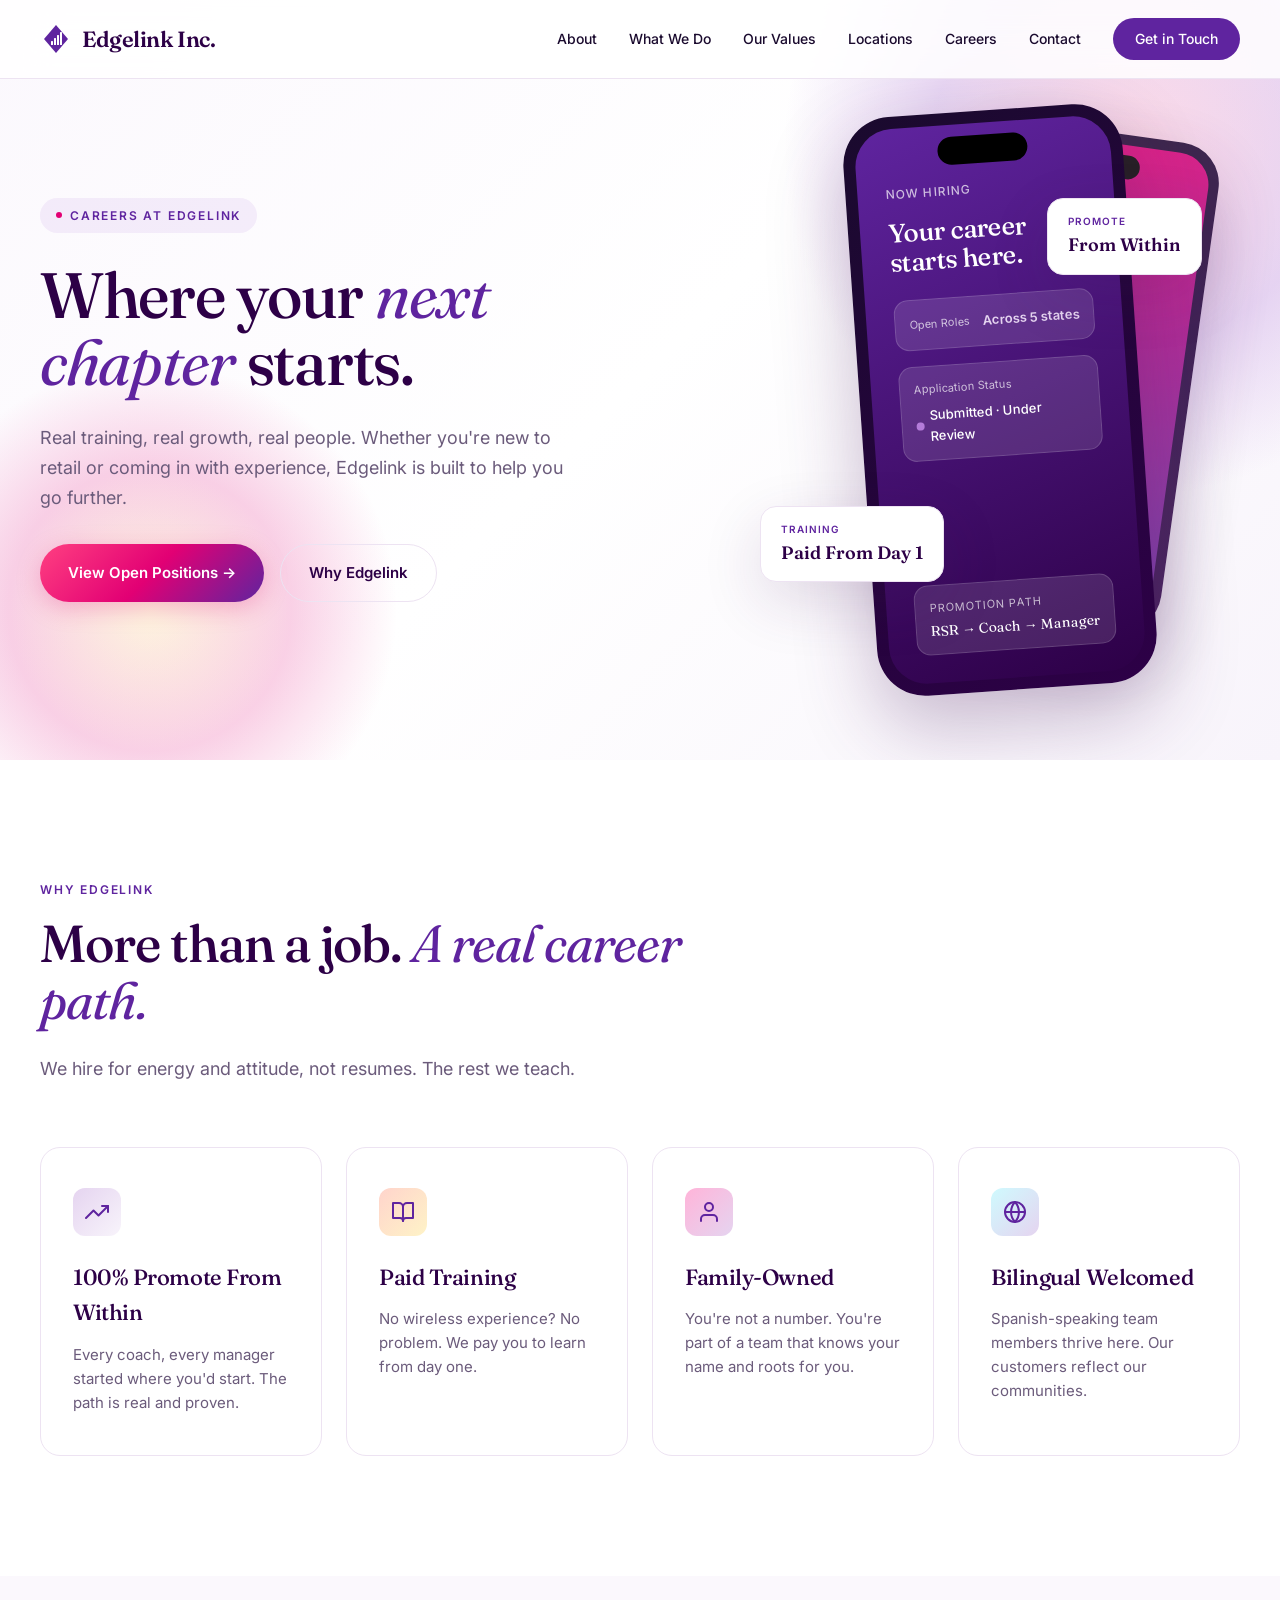
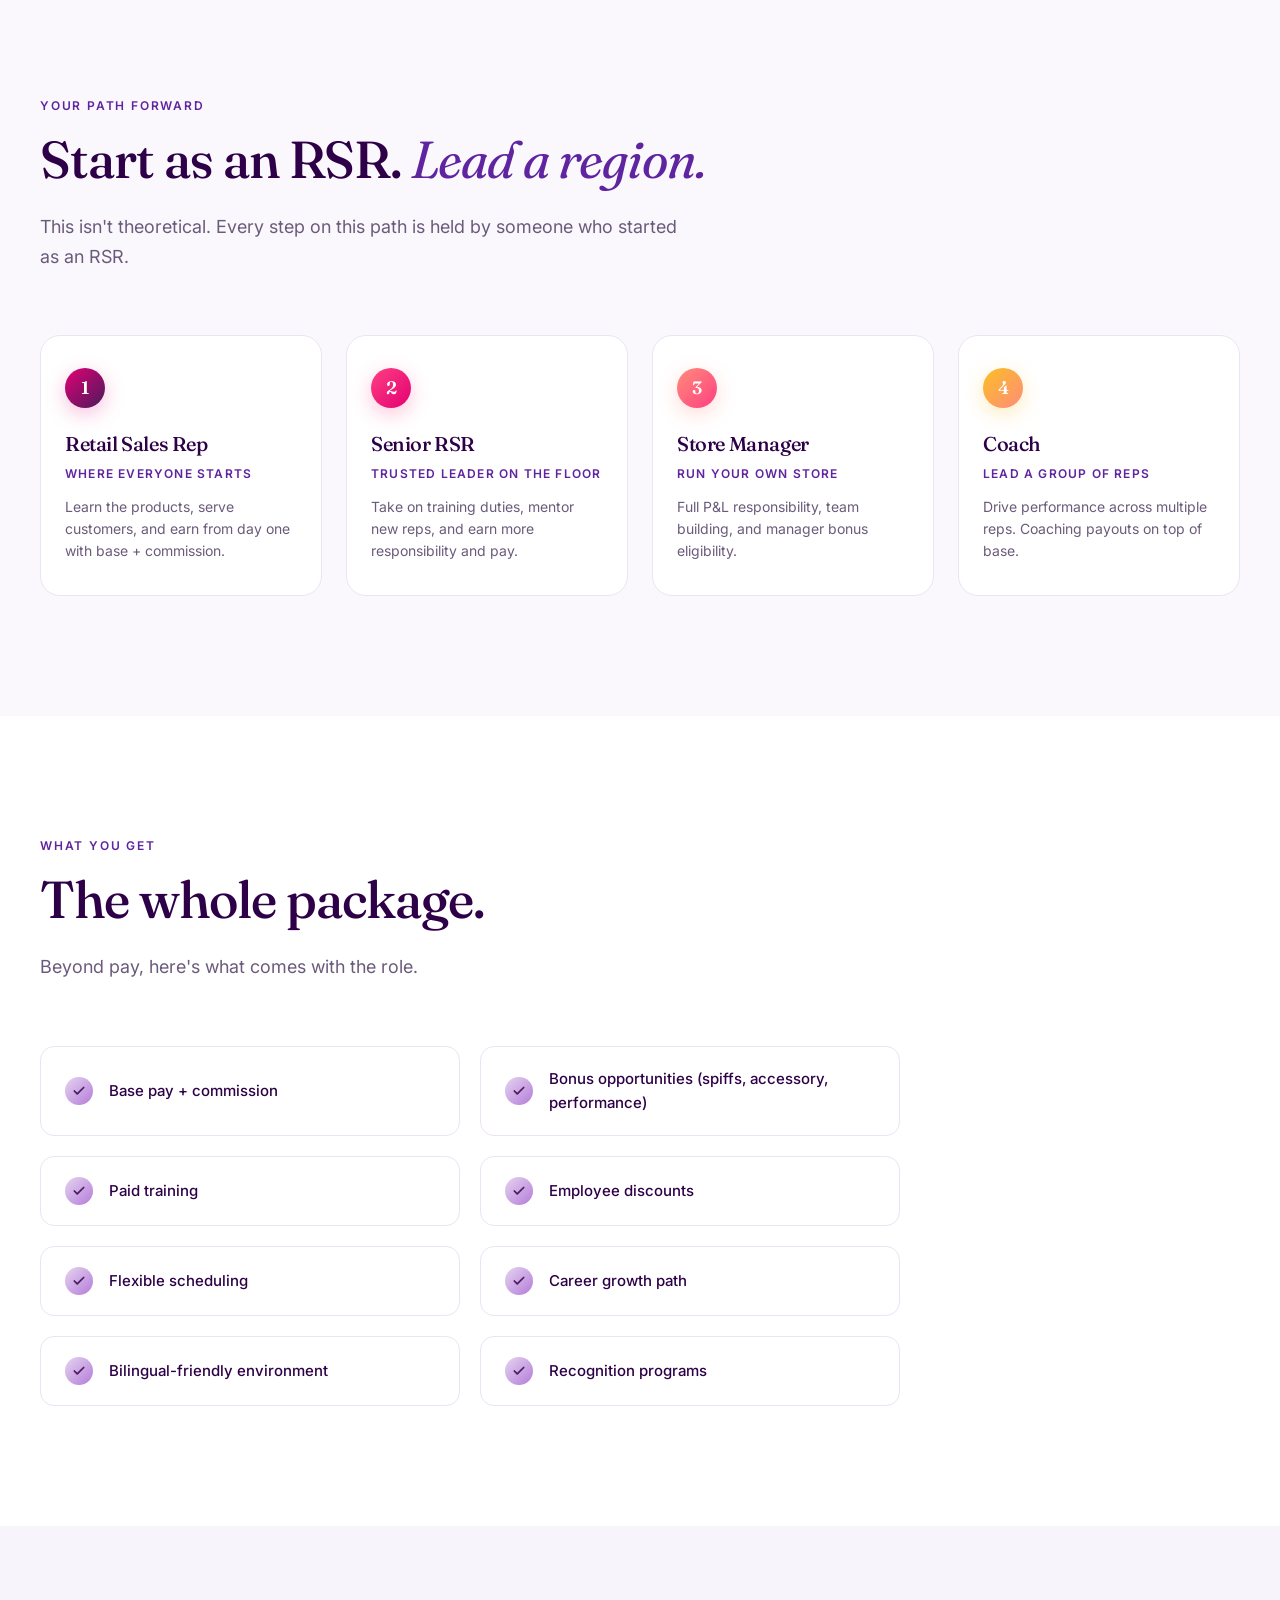
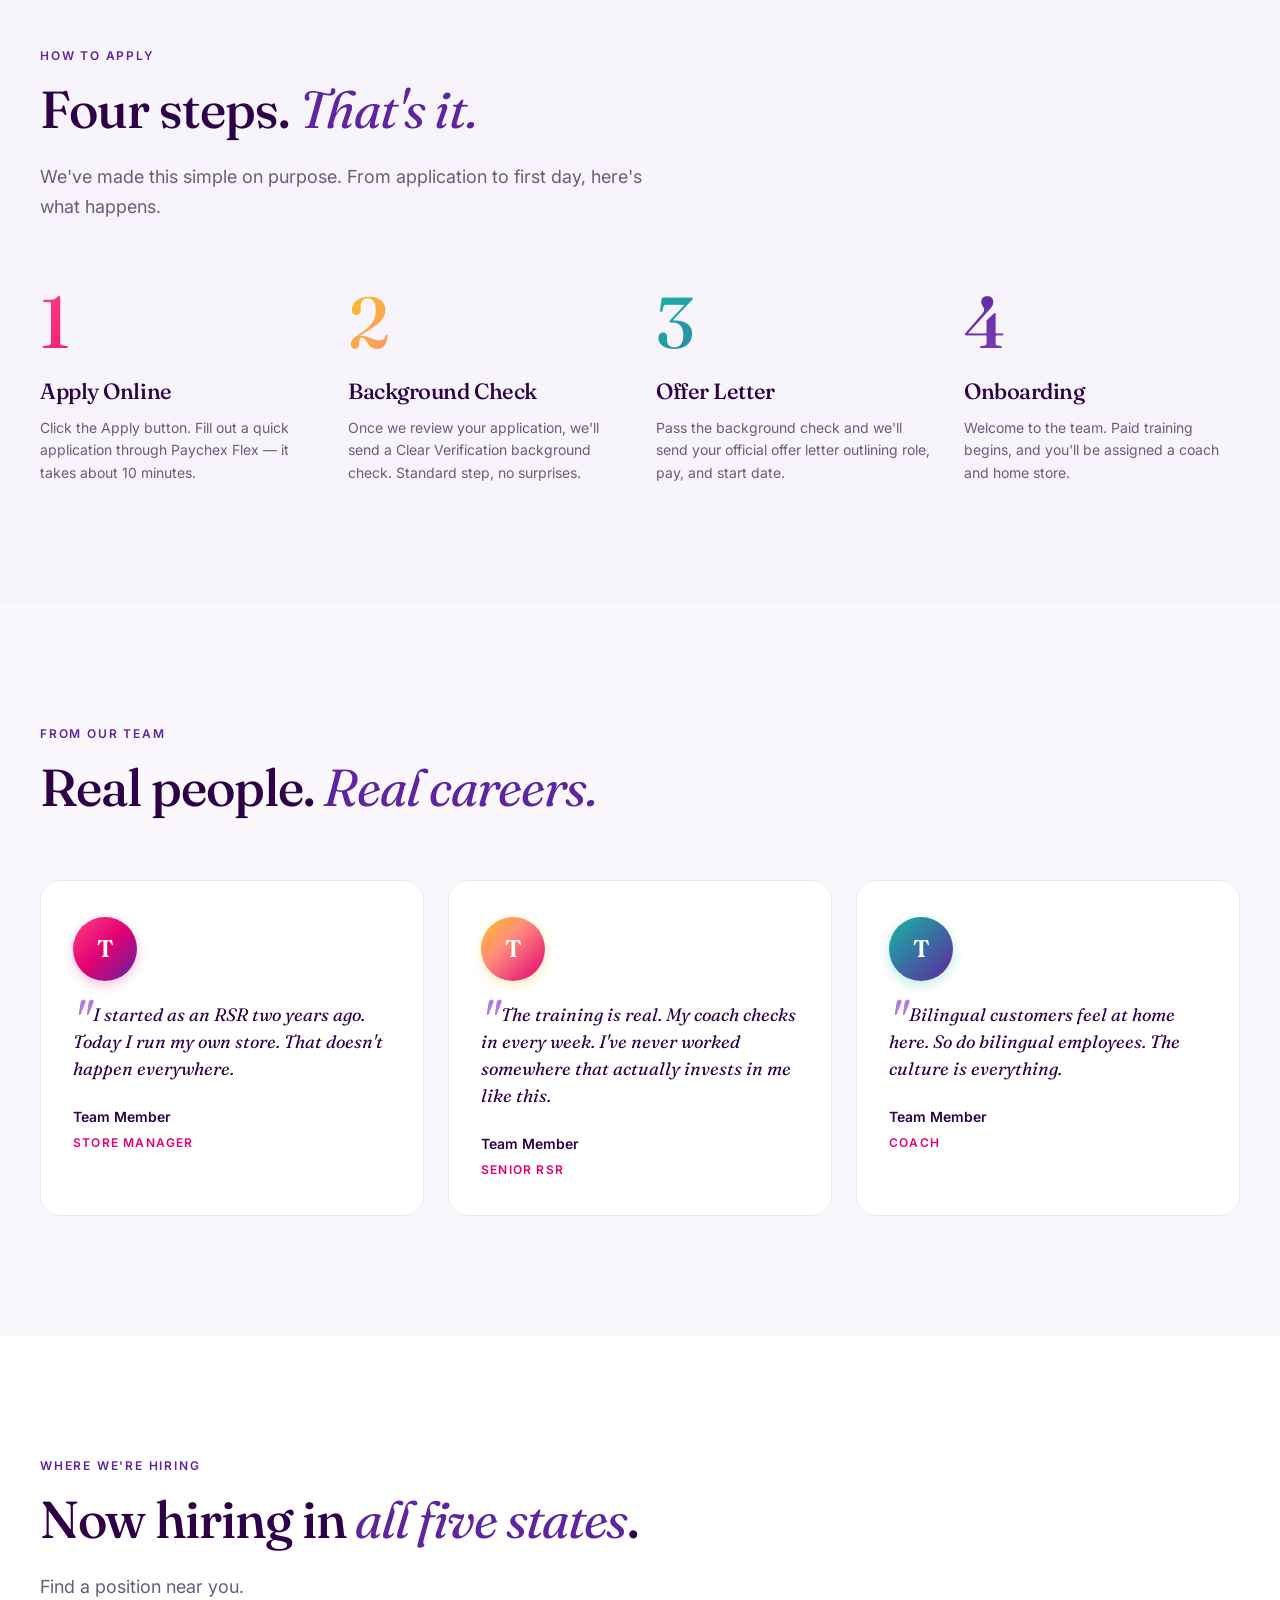
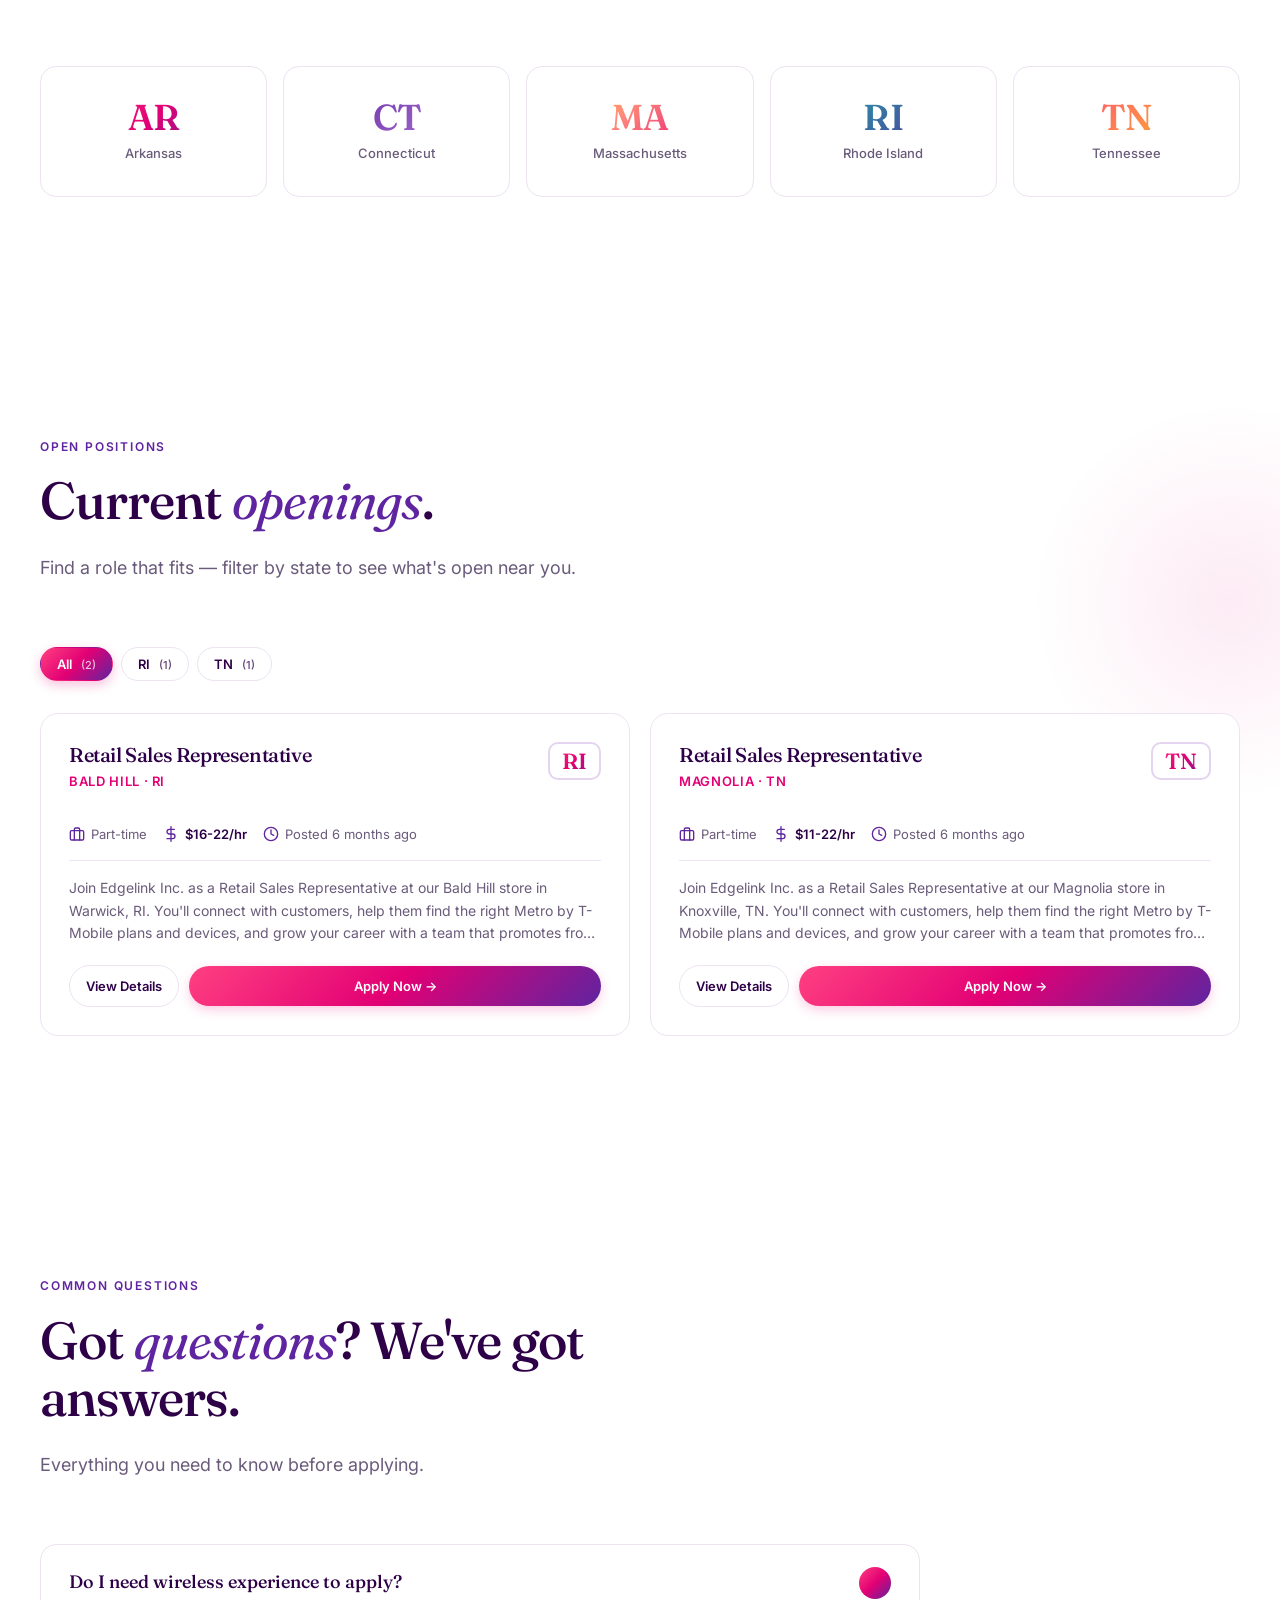
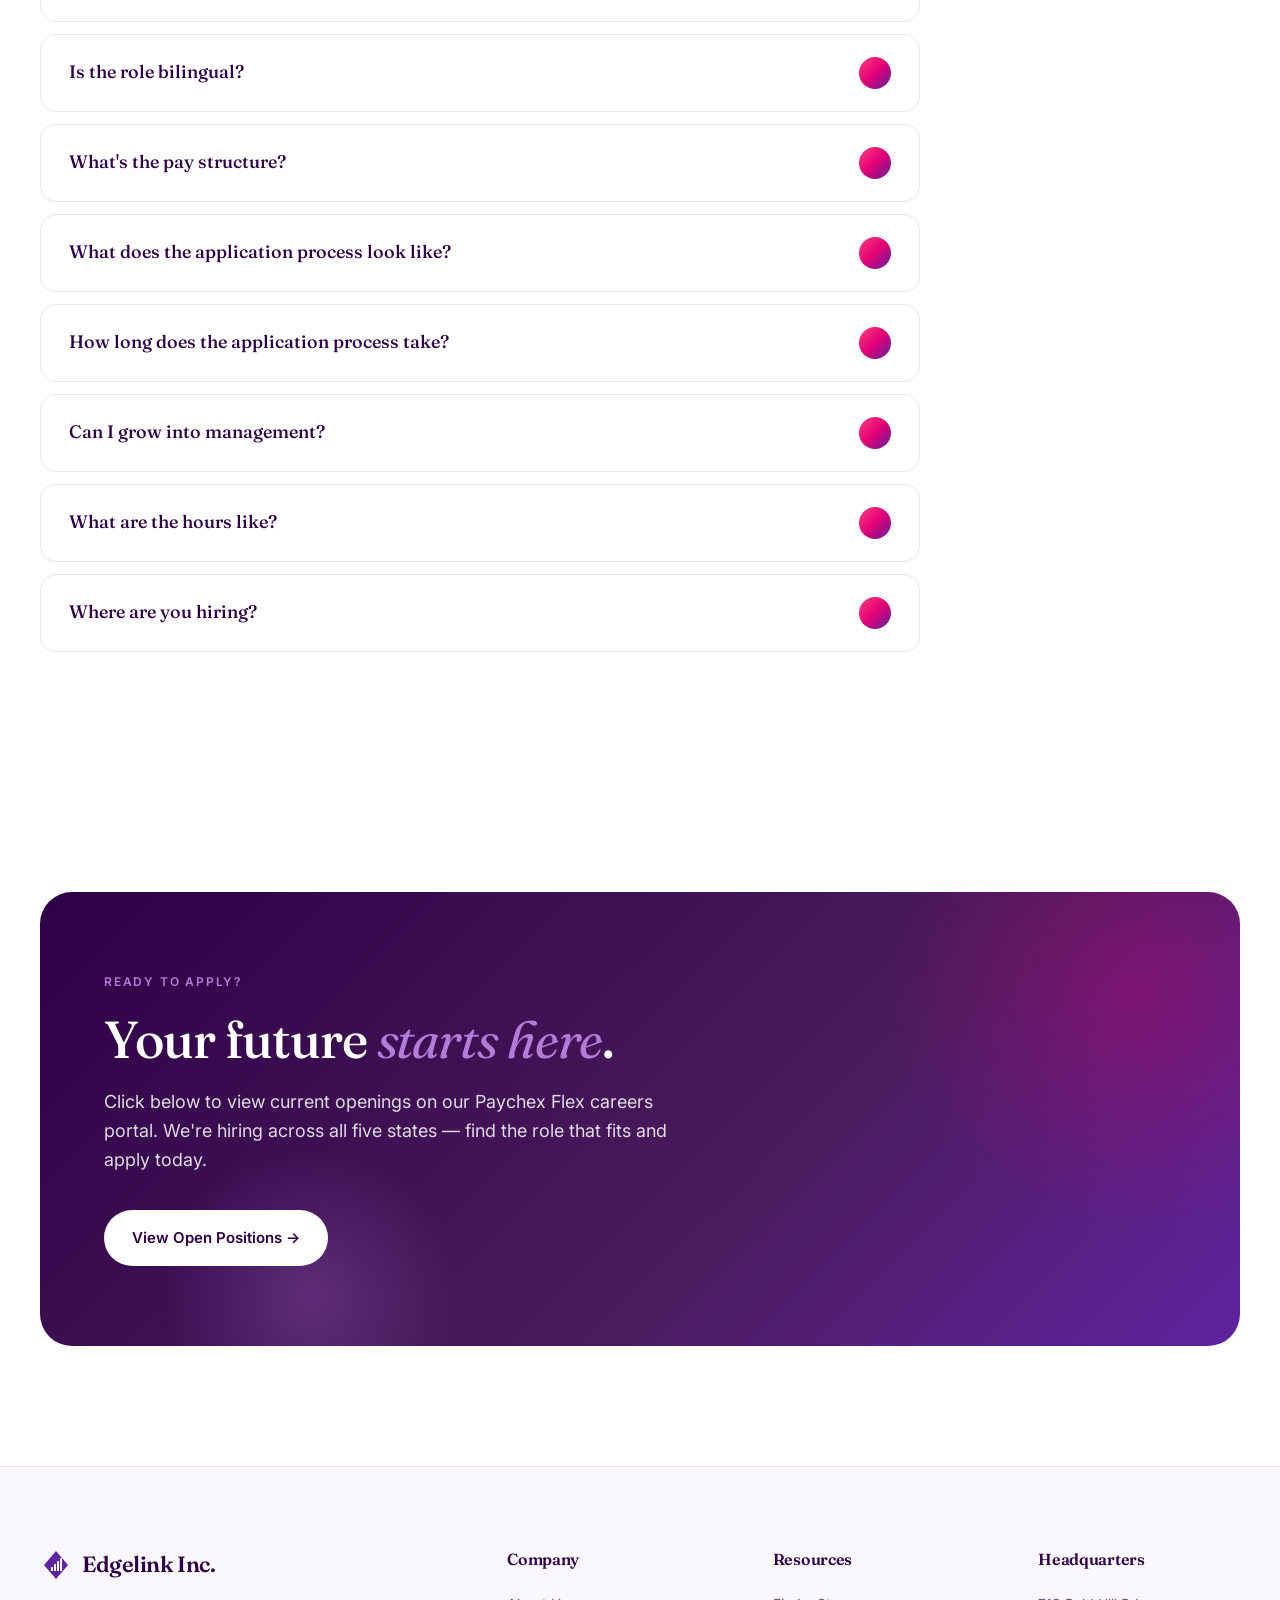
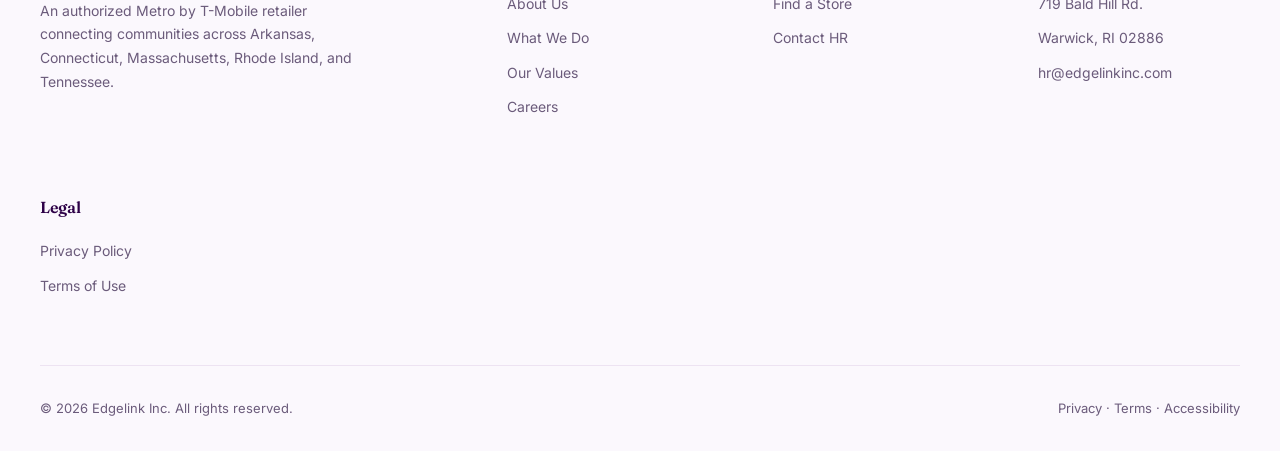
<file: careers.html>
<!DOCTYPE html>
<html lang="en">
<head>
<meta charset="UTF-8">
<meta name="viewport" content="width=device-width, initial-scale=1.0">
<title>Careers at Edgelink — Build Your Future With Us</title>
<meta name="description" content="Join Edgelink Inc. — a team-first wireless retail company hiring across Arkansas, Connecticut, Massachusetts, Rhode Island, and Tennessee. 100% promote from within.">
<link rel="canonical" href="https://edgelinkinc.net/careers.html">

<!-- OpenGraph -->
<meta property="og:type" content="website">
<meta property="og:site_name" content="Edgelink Inc.">
<meta property="og:title" content="Careers at Edgelink — Build Your Future">
<meta property="og:description" content="Hiring across 5 states. Bilingual welcome. No experience required — we'll teach you everything.">
<meta property="og:url" content="https://edgelinkinc.net/careers.html">
<meta property="og:image" content="https://edgelinkinc.net/images/1778610698486-edgelink_logo-4-10-26.png">
<meta property="og:image:secure_url" content="https://edgelinkinc.net/images/1778610698486-edgelink_logo-4-10-26.png">
<meta property="og:image:alt" content="Careers at Edgelink Inc.">

<!-- Twitter -->
<meta name="twitter:card" content="summary_large_image">
<meta name="twitter:title" content="Careers at Edgelink — Build Your Future">
<meta name="twitter:description" content="Hiring across 5 states. Bilingual welcome. No experience required.">
<meta name="twitter:image" content="https://edgelinkinc.net/images/1778610698486-edgelink_logo-4-10-26.png">

<link rel="icon" type="image/svg+xml" href="data:image/svg+xml,%3Csvg xmlns='http://www.w3.org/2000/svg' viewBox='0 0 32 32'%3E%3Cpath d='M16 2 L28 16 L16 30 L4 16 Z' fill='%235F249F'/%3E%3C/svg%3E">

<link rel="preconnect" href="https://fonts.googleapis.com">
<link rel="preconnect" href="https://fonts.gstatic.com" crossorigin>
<link href="https://fonts.googleapis.com/css2?family=Fraunces:opsz,wght@9..144,400;9..144,500;9..144,600;9..144,700&family=Inter:wght@300;400;500;600;700&display=swap" rel="stylesheet">
<link rel="stylesheet" href="styles.css">
</head>
<body>

<nav class="site-nav" id="site-nav"></nav>

<main id="page-content">
  <div class="loading">Loading…</div>
</main>

<footer id="site-footer"></footer>

<script src="shared.js"></script>
<script>
(function() {
  'use strict';
  var useDraft = window.location.search.indexOf('preview=1') !== -1;
  EDGELINK.loadContent(useDraft, function(err, content) {
    if (err) {
      document.getElementById('page-content').innerHTML =
        '<div class="loading" style="flex-direction: column; gap: 16px;">' +
        '<div>Could not load content.json</div>' +
        '<div style="font-size: 13px; color: #999;">' + (err.message || 'Error') + '</div>' +
        '</div>';
      return;
    }
    renderPage(content);
  });

  function renderPage(content) {
    EDGELINK.injectSeoTags(content, {
      title: 'Careers at ' + (content.branding && content.branding.companyName ? content.branding.companyName : 'Edgelink') + ' — Build Your Future',
      description: 'Join our team-first wireless retail family. Hiring across 5 states. Bilingual welcome. We promote from within.',
      url: ((content.seo && content.seo.siteUrl) || '') + '/careers.html',
      type: 'website'
    });

    document.getElementById('site-nav').innerHTML = EDGELINK.renderNav(content);

    var careers = content.careers || {};
    var html = '';

    if (careers.hero) {
      html += '<section class="hero" id="top">';
      html += renderCareersHero(careers.hero);
      html += '</section>';
    }

    if (careers.whyEdgelink && careers.whyEdgelink.items && careers.whyEdgelink.items.length) {
      html += '<section id="why"><div class="section-inner">';
      html += EDGELINK.renderSectionHeader(careers.whyEdgelink.eyebrow, careers.whyEdgelink.headline, careers.whyEdgelink.lead);
      html += EDGELINK.renderCards(careers.whyEdgelink.items, { cols: 4 });
      html += '</div></section>';
    }

    if (careers.growthPath && careers.growthPath.steps && careers.growthPath.steps.length) {
      html += '<section class="about" id="growth"><div class="section-inner">';
      html += EDGELINK.renderSectionHeader(careers.growthPath.eyebrow, careers.growthPath.headline, careers.growthPath.lead);
      html += EDGELINK.renderGrowthPath(careers.growthPath.steps);
      html += '</div></section>';
    }

    if (careers.benefits && careers.benefits.items && careers.benefits.items.length) {
      html += '<section id="benefits"><div class="section-inner">';
      html += EDGELINK.renderSectionHeader(careers.benefits.eyebrow, careers.benefits.headline, careers.benefits.lead);
      html += EDGELINK.renderBenefits(careers.benefits.items);
      html += '</div></section>';
    }

    if (careers.applicationProcess && careers.applicationProcess.steps && careers.applicationProcess.steps.length) {
      html += '<section class="locations-bg" id="process"><div class="section-inner">';
      html += EDGELINK.renderSectionHeader(careers.applicationProcess.eyebrow, careers.applicationProcess.headline, careers.applicationProcess.lead);
      html += EDGELINK.renderAppProcess(careers.applicationProcess.steps);
      html += '</div></section>';
    }

    if (careers.testimonials && careers.testimonials.items && careers.testimonials.items.length) {
      html += '<section class="testimonials-section" id="testimonials"><div class="section-inner">';
      html += EDGELINK.renderSectionHeader(careers.testimonials.eyebrow, careers.testimonials.headline, '');
      html += EDGELINK.renderTestimonials(careers.testimonials.items);
      html += '</div></section>';
    }

    if (careers.hiringStates && careers.hiringStates.states && careers.hiringStates.states.length) {
      html += '<section id="states"><div class="section-inner">';
      html += EDGELINK.renderSectionHeader(careers.hiringStates.eyebrow, careers.hiringStates.headline, careers.hiringStates.lead);
      html += EDGELINK.renderLocations(careers.hiringStates.states);
      html += '</div></section>';
    }

    if (careers.openPositions && careers.openPositions.enabled !== false) {
      html += '<section class="jobs-section" id="openings">';
      html += EDGELINK.renderOpenPositions(careers.openPositions);
      html += '</section>';
    }

    if (careers.faq && careers.faq.enabled !== false && careers.faq.items && careers.faq.items.length) {
      html += '<section class="faq-section about" id="faq">';
      html += EDGELINK.renderFAQ(careers.faq);
      html += '</section>';
    }

    if (careers.applyCta) {
      html += '<section class="callout-section" id="apply">';
      html += EDGELINK.renderCallout(careers.applyCta);
      html += '</section>';
    }

    document.getElementById('page-content').innerHTML = html;
    document.getElementById('site-footer').innerHTML = EDGELINK.renderFooter(content);
    EDGELINK.attachJobsFilter();
    EDGELINK.attachScrollReveal();
  }

  function renderCareersHero(hero) {
    var html = '<div class="hero-inner">';
    html += '<div>';
    if (hero.eyebrow) {
      html += '<div class="hero-eyebrow"><span class="dot"></span>' + EDGELINK.escapeHtml(hero.eyebrow) + '</div>';
    }
    html += '<h1>' + (hero.headline || '') + '</h1>';
    if (hero.subhead) html += '<p class="hero-sub">' + EDGELINK.escapeHtml(hero.subhead) + '</p>';
    html += '<div class="hero-cta">';
    if (hero.primaryCtaLabel) {
      html += '<a href="' + (hero.primaryCtaHref || '#') + '" class="btn btn-primary">' + EDGELINK.escapeHtml(hero.primaryCtaLabel) + ' →</a>';
    }
    if (hero.secondaryCtaLabel) {
      html += '<a href="' + (hero.secondaryCtaHref || '#') + '" class="btn btn-ghost">' + EDGELINK.escapeHtml(hero.secondaryCtaLabel) + '</a>';
    }
    html += '</div></div>';

    if (hero.heroImageUrl && hero.heroImageUrl.length > 0) {
      html += '<div class="hero-image-wrap"><img src="' + hero.heroImageUrl + '" alt="Careers at Edgelink"></div>';
    } else {
      html += renderCareersPhoneMockup(hero.phoneMockup || {});
    }

    html += '</div>';
    return html;
  }

  function esc(s) {
    if (s === null || s === undefined) return '';
    return String(s).replace(/&/g, '&amp;').replace(/</g, '&lt;').replace(/>/g, '&gt;').replace(/"/g, '&quot;');
  }

  function renderCareersPhoneMockup(mock) {
    var eyebrow = mock.eyebrow || 'Now Hiring';
    var headline = mock.headline || 'Your career starts here.';
    var c1Label = mock.card1Label || 'Open Roles';
    var c1Value = mock.card1Value || 'Across 5 states';
    var c2Label = mock.card2Label || 'Application Status';
    var c2Value = mock.card2Value || 'Submitted \u00b7 Under Review';
    var c3Label = mock.card3Label || 'Promotion Path';
    var c3Value = mock.card3Value || 'RSR \u2192 Coach \u2192 Manager';
    var btLabel = mock.bubbleTopLabel || 'Promote';
    var btValue = mock.bubbleTopValue || 'From Within';
    var bbLabel = mock.bubbleBottomLabel || 'Training';
    var bbValue = mock.bubbleBottomValue || 'Paid From Day 1';

    var html = '<div class="phone-stage">';
    html += '<div class="phone phone-back"><div class="phone-screen" style="background: linear-gradient(160deg, #E20074 0%, #5F249F 100%);"><div class="phone-notch"></div></div></div>';
    html += '<div class="phone phone-front"><div class="phone-screen" style="background: linear-gradient(160deg, #5F249F 0%, #2D0047 100%);">';
    html += '<div class="phone-notch"></div>';
    html += '<div class="phone-content">';
    html += '<div class="phone-eyebrow-mini">' + esc(eyebrow) + '</div>';
    html += '<div class="phone-headline">' + esc(headline) + '</div>';
    html += '<div class="phone-card"><div class="phone-card-row"><span class="phone-card-label">' + esc(c1Label) + '</span><span class="phone-card-value" style="color: #E5D4F0;">' + esc(c1Value) + '</span></div></div>';
    html += '<div class="phone-card"><div style="color: white; font-size: 11px; opacity: 0.7; margin-bottom: 6px;">' + esc(c2Label) + '</div><div style="display: flex; gap: 6px; align-items: center;"><div style="width: 8px; height: 8px; border-radius: 50%; background: #B47CD9;"></div><div style="color: white; font-size: 13px; font-weight: 500;">' + esc(c2Value) + '</div></div></div>';
    html += '<div class="phone-card" style="margin-top: auto;"><div style="color: white; font-size: 11px; opacity: 0.7; text-transform: uppercase; letter-spacing: 0.1em; margin-bottom: 4px;">' + esc(c3Label) + '</div><div style="color: white; font-family: \'Fraunces\', serif; font-size: 14px; line-height: 1.3;">' + esc(c3Value) + '</div></div>';
    html += '</div></div></div>';

    html += '<div class="phone-stat-bubble bubble-top"><div class="bubble-label">' + esc(btLabel) + '</div><div class="bubble-value">' + esc(btValue) + '</div></div>';
    html += '<div class="phone-stat-bubble bubble-bottom"><div class="bubble-label">' + esc(bbLabel) + '</div><div class="bubble-value">' + esc(bbValue) + '</div></div>';
    html += '</div>';
    return html;
  }
})();
</script>

</body>
</html>
</file>
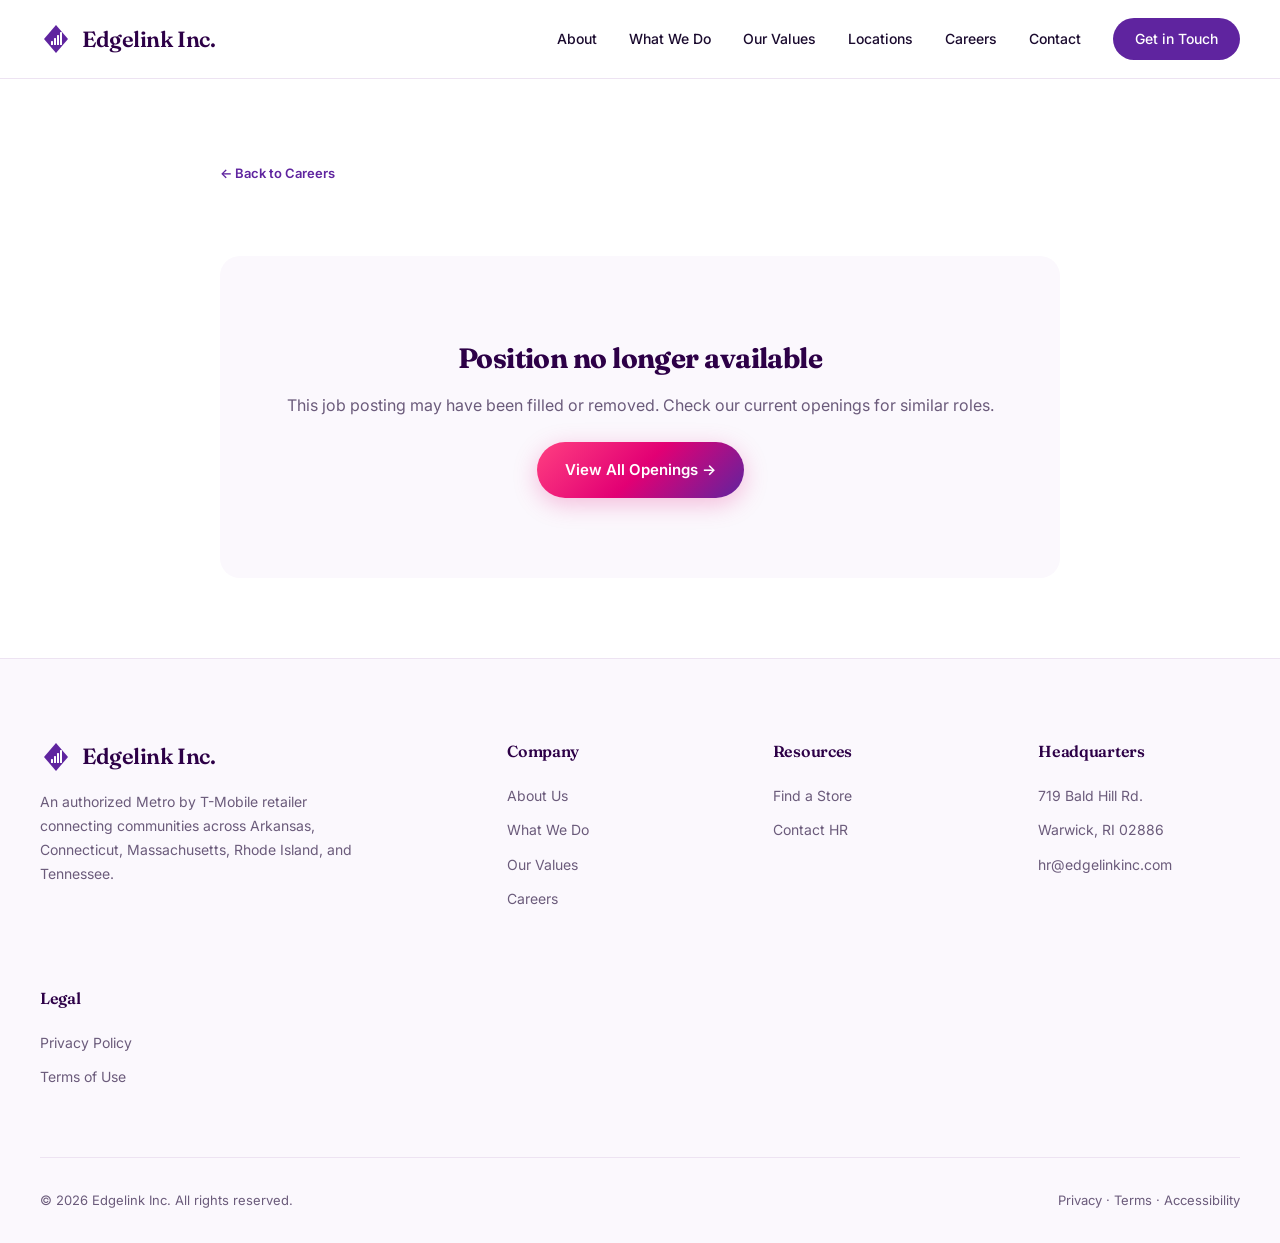
<file: job.html>
<!DOCTYPE html>
<html lang="en">
<head>
<meta charset="UTF-8">
<meta name="viewport" content="width=device-width, initial-scale=1.0">
<title>Loading… — Edgelink Inc.</title>
<meta name="description" content="Open position at Edgelink Inc.">

<!-- OpenGraph (Facebook, LinkedIn, iMessage, Slack, WhatsApp) -->
<meta property="og:type" content="article">
<meta property="og:site_name" content="Edgelink Inc.">
<meta property="og:title" content="Open Position at Edgelink Inc.">
<meta property="og:description" content="Join Edgelink Inc. — a team-first wireless retail family hiring across 5 states.">
<meta property="og:image" content="https://edgelinkinc.net/images/1778610698486-edgelink_logo-4-10-26.png">
<meta property="og:image:secure_url" content="https://edgelinkinc.net/images/1778610698486-edgelink_logo-4-10-26.png">
<meta property="og:image:alt" content="Edgelink Inc. job opening">

<!-- Twitter -->
<meta name="twitter:card" content="summary_large_image">
<meta name="twitter:title" content="Open Position at Edgelink Inc.">
<meta name="twitter:description" content="Join Edgelink Inc. — a team-first wireless retail family hiring across 5 states.">
<meta name="twitter:image" content="https://edgelinkinc.net/images/1778610698486-edgelink_logo-4-10-26.png">

<link rel="icon" type="image/svg+xml" href="data:image/svg+xml,%3Csvg xmlns='http://www.w3.org/2000/svg' viewBox='0 0 32 32'%3E%3Cpath d='M16 2 L28 16 L16 30 L4 16 Z' fill='%235F249F'/%3E%3C/svg%3E">
<link rel="preconnect" href="https://fonts.googleapis.com">
<link rel="preconnect" href="https://fonts.gstatic.com" crossorigin>
<link href="https://fonts.googleapis.com/css2?family=Fraunces:opsz,wght@9..144,400;9..144,500;9..144,600;9..144,700&family=Inter:wght@300;400;500;600;700&display=swap" rel="stylesheet">
<link rel="stylesheet" href="styles.css">
<style>
  .job-page {
    padding: 160px 40px 80px;
    max-width: 920px;
    margin: 0 auto;
  }
  .job-page-back {
    display: inline-flex; align-items: center; gap: 6px;
    color: var(--purple-mid); text-decoration: none;
    font-size: 13px; font-weight: 600;
    margin-bottom: 32px;
    transition: color 0.2s;
  }
  .job-page-back:hover { color: var(--magenta); }
  .job-page-header {
    display: flex; justify-content: space-between; align-items: flex-start;
    gap: 24px; margin-bottom: 24px; flex-wrap: wrap;
  }
  .job-page h1 {
    font-family: 'Fraunces', serif;
    font-size: clamp(32px, 4.5vw, 48px);
    font-weight: 500; line-height: 1.05;
    background: var(--gradient-warm);
    -webkit-background-clip: text; background-clip: text;
    -webkit-text-fill-color: transparent;
    margin-bottom: 8px;
  }
  .job-page-store {
    font-size: 15px; color: var(--magenta);
    font-weight: 600; text-transform: uppercase;
    letter-spacing: 0.08em;
  }
  .job-page-state {
    flex-shrink: 0;
    font-family: 'Fraunces', serif;
    font-size: 36px; font-weight: 600;
    background: var(--gradient-warm);
    -webkit-background-clip: text; background-clip: text;
    -webkit-text-fill-color: transparent;
    padding: 12px 20px;
    border: 2px solid var(--purple-tint);
    border-radius: 14px;
    line-height: 1;
  }
  .job-page-meta {
    display: flex; gap: 20px; flex-wrap: wrap;
    margin: 24px 0 40px;
    padding: 20px 24px;
    background: var(--lavender-soft);
    border: 1px solid var(--border);
    border-radius: 14px;
  }
  .job-page-meta-item {
    display: flex; align-items: center; gap: 8px;
    font-size: 14px; color: var(--gray-text);
  }
  .job-page-meta-item svg {
    width: 18px; height: 18px; color: var(--purple-mid);
  }
  .job-page-meta-item strong { color: var(--plum); font-weight: 600; }
  .job-page-photo {
    width: 100%; aspect-ratio: 16/8; object-fit: cover;
    border-radius: 18px; margin-bottom: 32px;
    box-shadow: var(--shadow-lg);
  }
  .job-page-content {
    color: var(--ink); font-size: 16px; line-height: 1.7;
  }
  .job-page-content h2 {
    font-family: 'Fraunces', serif;
    font-size: 24px; color: var(--plum);
    margin-top: 36px; margin-bottom: 16px;
  }
  .job-page-content p {
    margin-bottom: 16px; white-space: pre-line;
  }
  .job-page-content ul {
    padding-left: 0; list-style: none;
    display: grid; gap: 10px;
    margin-bottom: 16px;
  }
  .job-page-content li {
    padding-left: 32px;
    position: relative;
  }
  .job-page-content li::before {
    content: '✓';
    position: absolute;
    left: 0; top: 0;
    width: 22px; height: 22px;
    border-radius: 50%;
    background: var(--gradient-warm);
    color: white;
    font-size: 12px; font-weight: 700;
    display: flex; align-items: center; justify-content: center;
  }
  .job-apply-card {
    margin-top: 48px;
    background: linear-gradient(135deg, var(--plum) 0%, var(--purple-deep) 60%, var(--purple-mid) 100%);
    border-radius: 24px;
    padding: 48px 40px;
    color: white;
    position: relative;
    overflow: hidden;
  }
  .job-apply-card::before {
    content: ''; position: absolute; top: -100px; right: -100px;
    width: 300px; height: 300px;
    background: radial-gradient(circle, rgba(226, 0, 116, 0.4) 0%, transparent 70%);
    border-radius: 50%;
  }
  .job-apply-card-inner { position: relative; z-index: 2; }
  .job-apply-card h2 {
    font-family: 'Fraunces', serif; font-size: 32px;
    font-weight: 500; margin-bottom: 12px;
  }
  .job-apply-card p {
    font-size: 16px; color: rgba(255,255,255,0.85);
    margin-bottom: 28px; max-width: 540px;
  }
  .job-apply-card .btn {
    display: inline-flex; align-items: center; gap: 8px;
    padding: 16px 32px; border-radius: 999px;
    background: white; color: var(--plum);
    font-size: 15px; font-weight: 600;
    text-decoration: none;
    transition: all 0.25s;
  }
  .job-apply-card .btn:hover {
    transform: translateY(-2px);
    box-shadow: 0 12px 32px rgba(0,0,0,0.25);
  }
  .job-not-found {
    text-align: center; padding: 80px 24px;
    background: var(--lavender-soft);
    border-radius: 20px;
    margin-top: 40px;
  }
  .job-not-found h2 {
    font-family: 'Fraunces', serif; font-size: 28px;
    color: var(--plum); margin-bottom: 12px;
  }
  .job-not-found p { color: var(--gray-text); margin-bottom: 24px; }
  @media (max-width: 700px) {
    .job-page { padding: 120px 24px 60px; }
    .job-page-header { gap: 16px; }
    .job-page-state { font-size: 28px; padding: 10px 16px; }
    .job-apply-card { padding: 32px 24px; }
    .job-apply-card h2 { font-size: 24px; }
  }
</style>
</head>
<body>

<nav class="site-nav" id="site-nav"></nav>

<main id="page-content">
  <div class="loading">Loading…</div>
</main>

<footer id="site-footer"></footer>

<script src="shared.js"></script>
<script>
(function() {
  'use strict';

  // Get job ID from URL: job.html?id=rsr-bald-hill-warwick-ri
  function getJobId() {
    var params = window.location.search.substring(1).split('&');
    for (var i = 0; i < params.length; i++) {
      var kv = params[i].split('=');
      if (kv[0] === 'id') return decodeURIComponent(kv[1] || '');
    }
    return '';
  }

  var useDraft = window.location.search.indexOf('preview=1') !== -1;

  EDGELINK.loadContent(useDraft, function(err, content) {
    if (err) {
      document.getElementById('page-content').innerHTML =
        '<div class="loading" style="flex-direction: column; gap: 16px;">' +
        '<div>Could not load content.json</div>' +
        '<div style="font-size: 13px; color: #999;">' + (err.message || 'Error') + '</div>' +
        '</div>';
      return;
    }
    renderPage(content);
  });

  function renderPage(content) {
    document.getElementById('site-nav').innerHTML = EDGELINK.renderNav(content);
    document.getElementById('site-footer').innerHTML = EDGELINK.renderFooter(content);

    var jobId = getJobId();
    var jobs = (content.careers && content.careers.openPositions && content.careers.openPositions.items) || [];
    var job = null;
    for (var i = 0; i < jobs.length; i++) {
      if (jobs[i].id === jobId) { job = jobs[i]; break; }
    }

    if (!job || job.active === false) {
      renderNotFound(content);
      return;
    }

    var siteUrl = (content.seo && content.seo.siteUrl) || 'https://edgelinkinc.net';
    var pageUrl = siteUrl + '/job.html?id=' + encodeURIComponent(job.id);

    // SEO tags for this job
    EDGELINK.injectSeoTags(content, {
      title: job.title + ' — ' + (job.storeName || job.city || '') + ' | Edgelink',
      description: extractFirstSentence(job.description) || (job.title + ' position at Edgelink in ' + (job.city || job.state || '')),
      url: pageUrl,
      imageUrl: job.imageUrl || (content.seo && content.seo.defaultImageUrl),
      type: 'article'
    });

    // Inject JobPosting Schema.org JSON-LD for Google for Jobs
    injectJobPostingSchema(job, content);

    // Render the job page HTML
    var html = '<div class="job-page">';

    html += '<a href="careers.html#openings" class="job-page-back">← All Open Positions</a>';

    html += '<div class="job-page-header">';
    html += '<div style="flex:1;">';
    html += '<h1>' + esc(job.title) + '</h1>';
    html += '<div class="job-page-store">' + esc(job.storeName || job.city || '') + (job.state ? ' &middot; ' + esc(job.state) : '') + '</div>';
    html += '</div>';
    if (job.state) html += '<div class="job-page-state">' + esc(job.state) + '</div>';
    html += '</div>';

    // Meta strip
    html += '<div class="job-page-meta">';
    var typeLabel = formatEmploymentType(job.employmentType);
    if (typeLabel) {
      html += '<div class="job-page-meta-item">' +
        '<svg viewBox="0 0 24 24" fill="none" stroke="currentColor" stroke-width="2" stroke-linecap="round" stroke-linejoin="round"><rect x="2" y="7" width="20" height="14" rx="2"/><path d="M16 21V5a2 2 0 0 0-2-2h-4a2 2 0 0 0-2 2v16"/></svg>' +
        '<strong>' + esc(typeLabel) + '</strong></div>';
    }
    var pay = formatPayRange(job);
    if (pay) {
      html += '<div class="job-page-meta-item">' +
        '<svg viewBox="0 0 24 24" fill="none" stroke="currentColor" stroke-width="2" stroke-linecap="round" stroke-linejoin="round"><line x1="12" y1="1" x2="12" y2="23"/><path d="M17 5H9.5a3.5 3.5 0 0 0 0 7h5a3.5 3.5 0 0 1 0 7H6"/></svg>' +
        '<strong>' + esc(pay) + '</strong></div>';
    }
    if (job.storeAddress) {
      html += '<div class="job-page-meta-item">' +
        '<svg viewBox="0 0 24 24" fill="none" stroke="currentColor" stroke-width="2" stroke-linecap="round" stroke-linejoin="round"><path d="M21 10c0 7-9 13-9 13s-9-6-9-13a9 9 0 0 1 18 0z"/><circle cx="12" cy="10" r="3"/></svg>' +
        esc(job.storeAddress) + '</div>';
    }
    if (job.datePosted) {
      html += '<div class="job-page-meta-item">' +
        '<svg viewBox="0 0 24 24" fill="none" stroke="currentColor" stroke-width="2" stroke-linecap="round" stroke-linejoin="round"><circle cx="12" cy="12" r="10"/><polyline points="12 6 12 12 16 14"/></svg>' +
        'Posted ' + esc(job.datePosted) + '</div>';
    }
    html += '</div>';

    if (job.imageUrl) {
      html += '<img src="' + esc(job.imageUrl) + '" alt="' + esc(job.title) + '" class="job-page-photo">';
    }

    html += '<div class="job-page-content">';

    if (job.description) {
      html += '<h2>About the Role</h2>';
      html += '<p>' + esc(job.description) + '</p>';
    }

    if (job.responsibilities && job.responsibilities.length > 0) {
      html += '<h2>What You\'ll Do</h2><ul>';
      for (var r = 0; r < job.responsibilities.length; r++) {
        html += '<li>' + esc(job.responsibilities[r]) + '</li>';
      }
      html += '</ul>';
    }

    if (job.requirements && job.requirements.length > 0) {
      html += '<h2>What We\'re Looking For</h2><ul>';
      for (var rq = 0; rq < job.requirements.length; rq++) {
        html += '<li>' + esc(job.requirements[rq]) + '</li>';
      }
      html += '</ul>';
    }

    if (job.benefits && job.benefits.length > 0) {
      html += '<h2>What You Get</h2><ul>';
      for (var b = 0; b < job.benefits.length; b++) {
        html += '<li>' + esc(job.benefits[b]) + '</li>';
      }
      html += '</ul>';
    }

    html += '</div>'; // job-page-content

    // Apply CTA
    var applyHref = job.applyUrl && job.applyUrl.length > 0 ? job.applyUrl : 'mailto:hr@edgelinkinc.net?subject=Application: ' + encodeURIComponent(job.title);
    var isExternal = applyHref.indexOf('http') === 0;
    html += '<div class="job-apply-card"><div class="job-apply-card-inner">';
    html += '<h2>Ready to apply?</h2>';
    html += '<p>Click below to apply for this position. The application takes about 10 minutes through our Paychex Flex portal.</p>';
    html += '<a href="' + esc(applyHref) + '" class="btn"' + (isExternal ? ' target="_blank" rel="noopener"' : '') + '>Apply for this Position →</a>';
    html += '</div></div>';

    html += '</div>'; // job-page

    document.getElementById('page-content').innerHTML = html;
    EDGELINK.attachScrollReveal();
  }

  function renderNotFound(content) {
    EDGELINK.injectSeoTags(content, {
      title: 'Position Not Found — Edgelink',
      description: 'This position is no longer available.',
      url: (content.seo && content.seo.siteUrl) || ''
    });
    var html = '<div class="job-page">';
    html += '<a href="careers.html" class="job-page-back">← Back to Careers</a>';
    html += '<div class="job-not-found">';
    html += '<h2>Position no longer available</h2>';
    html += '<p>This job posting may have been filled or removed. Check our current openings for similar roles.</p>';
    html += '<a href="careers.html#openings" class="btn btn-primary">View All Openings →</a>';
    html += '</div></div>';
    document.getElementById('page-content').innerHTML = html;
  }

  function injectJobPostingSchema(job, content) {
    var siteUrl = (content.seo && content.seo.siteUrl) || 'https://edgelinkinc.net';
    var brand = content.branding || {};
    var orgName = (brand.companyName || 'Edgelink') + ' Inc.';

    var schema = {
      '@context': 'https://schema.org',
      '@type': 'JobPosting',
      'title': job.title,
      'description': formatDescriptionForSchema(job),
      'datePosted': job.datePosted,
      'employmentType': job.employmentType || 'FULL_TIME',
      'identifier': {
        '@type': 'PropertyValue',
        'name': orgName,
        'value': job.id
      },
      'hiringOrganization': {
        '@type': 'Organization',
        'name': orgName,
        'sameAs': siteUrl,
        'logo': siteUrl + '/favicon.svg'
      },
      'jobLocation': {
        '@type': 'Place',
        'address': {
          '@type': 'PostalAddress',
          'streetAddress': extractStreetAddress(job.storeAddress),
          'addressLocality': job.city || '',
          'addressRegion': job.region || job.state || '',
          'postalCode': job.postalCode || '',
          'addressCountry': job.country || 'US'
        }
      }
    };

    if (job.validThrough) {
      schema.validThrough = job.validThrough + 'T23:59:59';
    }

    if (job.payMin || job.payMax) {
      var unit = (job.payUnit || 'HOUR').toUpperCase();
      schema.baseSalary = {
        '@type': 'MonetaryAmount',
        'currency': job.payCurrency || 'USD',
        'value': {
          '@type': 'QuantitativeValue',
          'minValue': job.payMin || job.payMax,
          'maxValue': job.payMax || job.payMin,
          'unitText': unit
        }
      };
    }

    if (job.applyUrl && job.applyUrl.length > 0) {
      schema.directApply = false;
    }

    // Remove any existing JobPosting schema
    var existing = document.querySelector('script[type="application/ld+json"][data-edgelink-job]');
    if (existing) existing.remove();

    var script = document.createElement('script');
    script.type = 'application/ld+json';
    script.setAttribute('data-edgelink-job', 'true');
    script.textContent = JSON.stringify(schema);
    document.head.appendChild(script);
  }

  function formatDescriptionForSchema(job) {
    // Google wants HTML description — combine description + lists
    var html = '<p>' + esc(job.description || '') + '</p>';
    if (job.responsibilities && job.responsibilities.length) {
      html += '<p><strong>Responsibilities:</strong></p><ul>';
      for (var i = 0; i < job.responsibilities.length; i++) {
        html += '<li>' + esc(job.responsibilities[i]) + '</li>';
      }
      html += '</ul>';
    }
    if (job.requirements && job.requirements.length) {
      html += '<p><strong>Requirements:</strong></p><ul>';
      for (var j = 0; j < job.requirements.length; j++) {
        html += '<li>' + esc(job.requirements[j]) + '</li>';
      }
      html += '</ul>';
    }
    if (job.benefits && job.benefits.length) {
      html += '<p><strong>Benefits:</strong></p><ul>';
      for (var k = 0; k < job.benefits.length; k++) {
        html += '<li>' + esc(job.benefits[k]) + '</li>';
      }
      html += '</ul>';
    }
    return html;
  }

  function extractStreetAddress(fullAddress) {
    if (!fullAddress) return '';
    // Get everything before the first comma
    var comma = fullAddress.indexOf(',');
    return comma > -1 ? fullAddress.substring(0, comma).trim() : fullAddress;
  }

  function extractFirstSentence(text) {
    if (!text) return '';
    var match = text.match(/^.+?[.!?](\s|$)/);
    if (match) return match[0].trim();
    return text.substring(0, 160);
  }

  function formatEmploymentType(t) {
    if (!t) return '';
    var map = {
      'FULL_TIME': 'Full-time',
      'PART_TIME': 'Part-time',
      'CONTRACTOR': 'Contractor',
      'TEMPORARY': 'Temporary',
      'INTERN': 'Internship',
      'OTHER': 'Other'
    };
    return map[t] || t;
  }

  function formatPayRange(job) {
    if (!job.payMin && !job.payMax) return '';
    var unit = (job.payUnit || 'HOUR').toLowerCase();
    var unitLabel = unit === 'hour' ? '/hr' : (unit === 'year' ? '/yr' : (unit === 'week' ? '/wk' : (unit === 'day' ? '/day' : '/' + unit)));
    var currency = (job.payCurrency === 'USD' || !job.payCurrency) ? '$' : job.payCurrency;
    if (job.payMin && job.payMax && job.payMin !== job.payMax) {
      return currency + job.payMin + '-' + job.payMax + unitLabel;
    }
    return currency + (job.payMin || job.payMax) + unitLabel;
  }

  function esc(s) {
    if (s === null || s === undefined) return '';
    return String(s).replace(/&/g, '&amp;').replace(/</g, '&lt;').replace(/>/g, '&gt;').replace(/"/g, '&quot;').replace(/'/g, '&#39;');
  }
})();
</script>

</body>
</html>
</file>
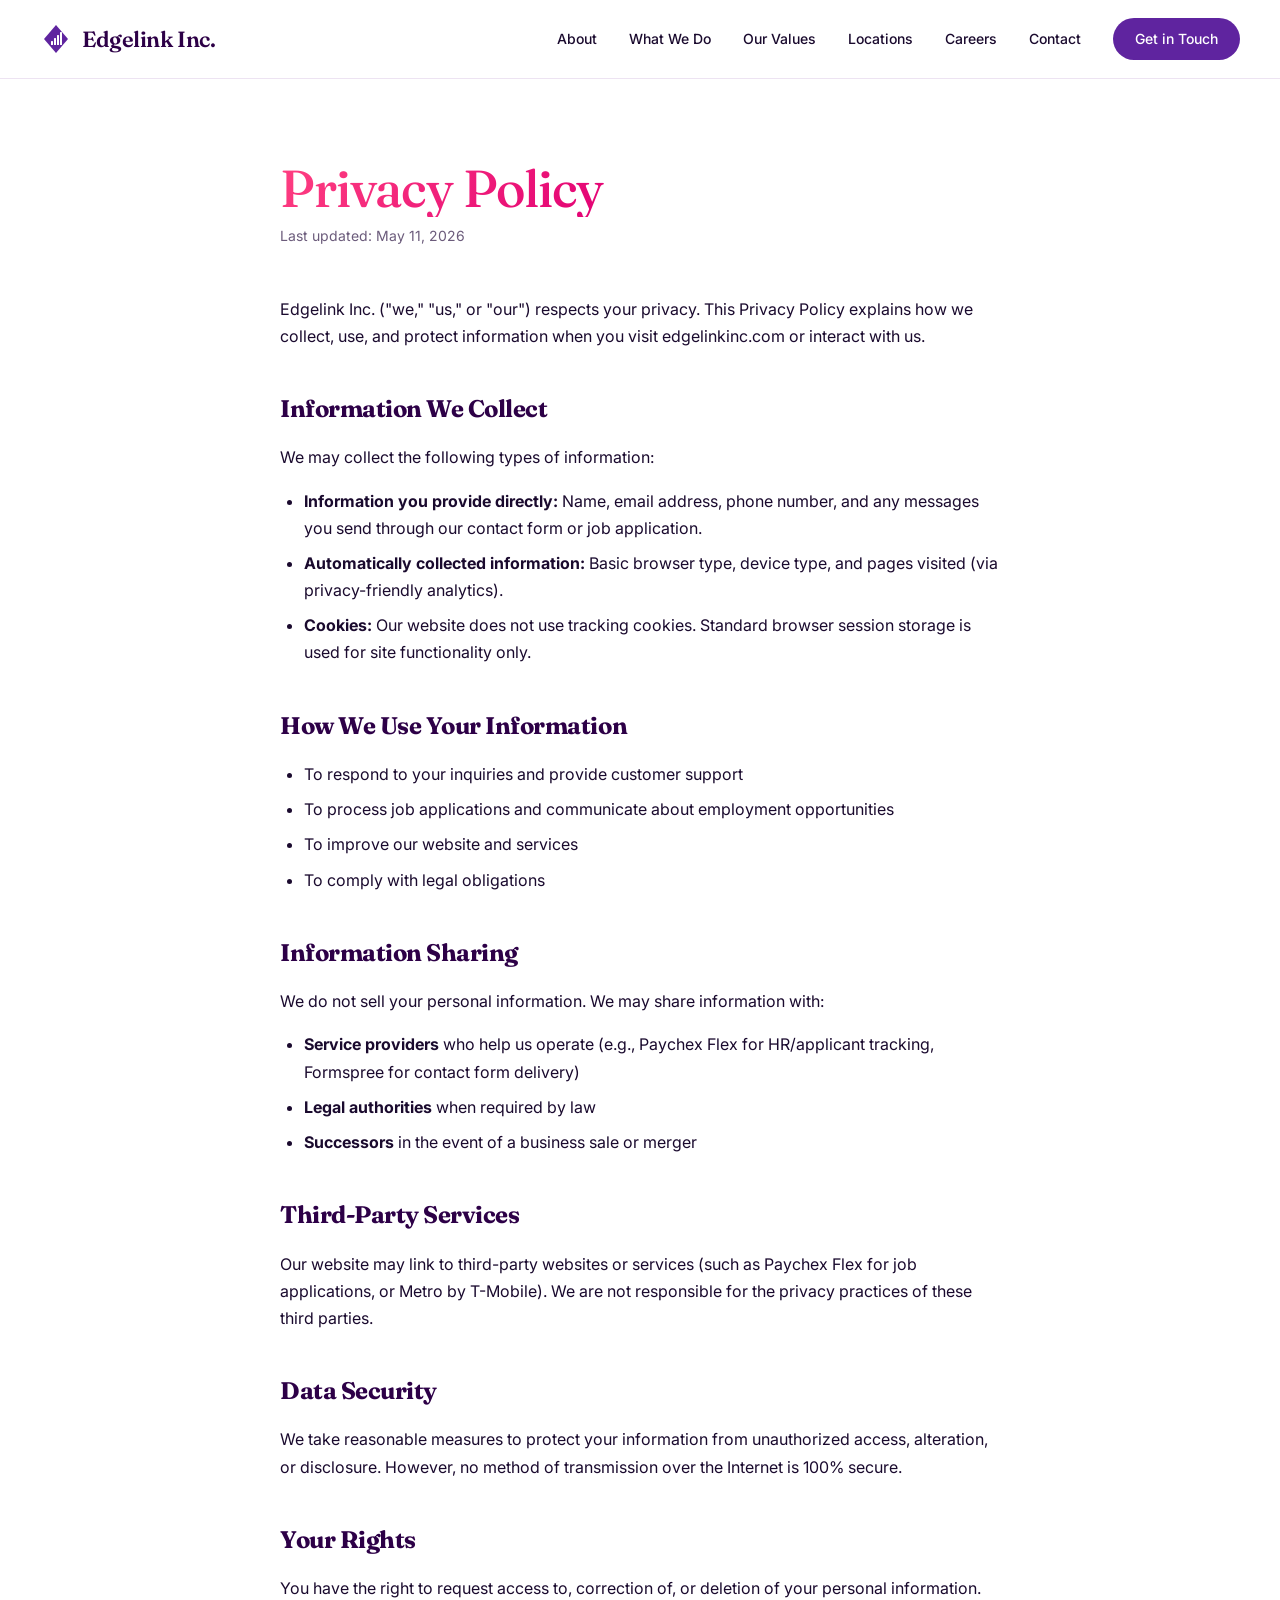
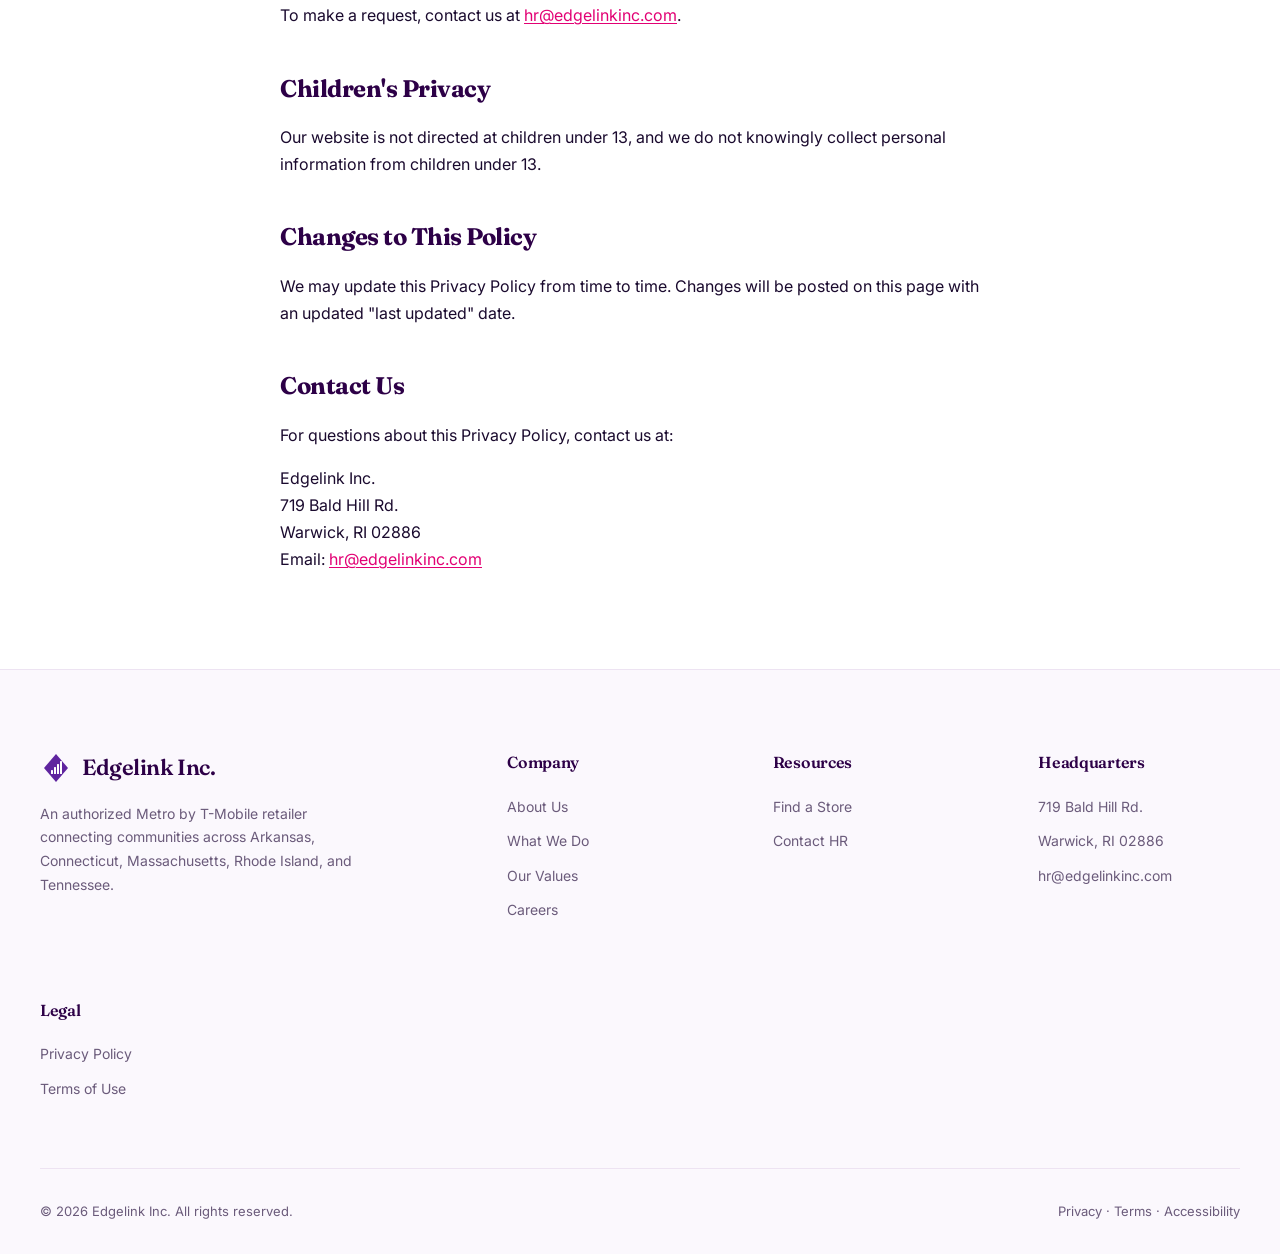
<file: privacy.html>
<!DOCTYPE html>
<html lang="en">
<head>
<meta charset="UTF-8">
<meta name="viewport" content="width=device-width, initial-scale=1.0">
<title>Privacy Policy — Edgelink Inc.</title>
<meta name="description" content="Edgelink Inc. privacy policy. How we collect, use, and protect your information.">
<meta name="robots" content="index,follow">
<link rel="canonical" href="https://edgelinkinc.net/privacy.html">

<!-- OpenGraph -->
<meta property="og:type" content="article">
<meta property="og:site_name" content="Edgelink Inc.">
<meta property="og:title" content="Privacy Policy — Edgelink Inc.">
<meta property="og:description" content="How Edgelink Inc. collects, uses, and protects your information.">
<meta property="og:url" content="https://edgelinkinc.net/privacy.html">
<meta property="og:image" content="https://edgelinkinc.net/images/1778610698486-edgelink_logo-4-10-26.png">
<meta name="twitter:card" content="summary_large_image">
<meta name="twitter:image" content="https://edgelinkinc.net/images/1778610698486-edgelink_logo-4-10-26.png">

<link rel="icon" type="image/svg+xml" href="data:image/svg+xml,%3Csvg xmlns='http://www.w3.org/2000/svg' viewBox='0 0 32 32'%3E%3Cpath d='M16 2 L28 16 L16 30 L4 16 Z' fill='%235F249F'/%3E%3C/svg%3E">
<link rel="preconnect" href="https://fonts.googleapis.com">
<link rel="preconnect" href="https://fonts.gstatic.com" crossorigin>
<link href="https://fonts.googleapis.com/css2?family=Fraunces:opsz,wght@9..144,400;9..144,500;9..144,600;9..144,700&family=Inter:wght@300;400;500;600;700&display=swap" rel="stylesheet">
<link rel="stylesheet" href="styles.css">
<style>
  .legal-page {
    padding: 160px 40px 80px;
    max-width: 800px;
    margin: 0 auto;
  }
  .legal-page h1 {
    font-family: 'Fraunces', serif; font-size: clamp(36px, 5vw, 52px);
    font-weight: 500; line-height: 1.1; margin-bottom: 8px;
    color: var(--plum);
    background: var(--gradient-warm);
    -webkit-background-clip: text; background-clip: text;
    -webkit-text-fill-color: transparent;
  }
  .legal-updated {
    color: var(--gray-text); font-size: 14px; margin-bottom: 48px;
  }
  .legal-page h2 {
    font-family: 'Fraunces', serif; font-size: 24px;
    color: var(--plum); margin-top: 40px; margin-bottom: 16px;
  }
  .legal-page p, .legal-page ul {
    color: var(--ink); font-size: 16px; line-height: 1.7;
    margin-bottom: 16px;
  }
  .legal-page ul { padding-left: 24px; }
  .legal-page li { margin-bottom: 8px; }
  .legal-page a {
    color: var(--magenta); text-decoration: underline; text-underline-offset: 2px;
  }
  @media (max-width: 900px) {
    .legal-page { padding: 120px 24px 60px; }
  }
</style>
</head>
<body>

<nav class="site-nav" id="site-nav"></nav>

<main class="legal-page">
  <h1>Privacy Policy</h1>
  <div class="legal-updated">Last updated: May 11, 2026</div>

  <p>Edgelink Inc. ("we," "us," or "our") respects your privacy. This Privacy Policy explains how we collect, use, and protect information when you visit edgelinkinc.com or interact with us.</p>

  <h2>Information We Collect</h2>
  <p>We may collect the following types of information:</p>
  <ul>
    <li><strong>Information you provide directly:</strong> Name, email address, phone number, and any messages you send through our contact form or job application.</li>
    <li><strong>Automatically collected information:</strong> Basic browser type, device type, and pages visited (via privacy-friendly analytics).</li>
    <li><strong>Cookies:</strong> Our website does not use tracking cookies. Standard browser session storage is used for site functionality only.</li>
  </ul>

  <h2>How We Use Your Information</h2>
  <ul>
    <li>To respond to your inquiries and provide customer support</li>
    <li>To process job applications and communicate about employment opportunities</li>
    <li>To improve our website and services</li>
    <li>To comply with legal obligations</li>
  </ul>

  <h2>Information Sharing</h2>
  <p>We do not sell your personal information. We may share information with:</p>
  <ul>
    <li><strong>Service providers</strong> who help us operate (e.g., Paychex Flex for HR/applicant tracking, Formspree for contact form delivery)</li>
    <li><strong>Legal authorities</strong> when required by law</li>
    <li><strong>Successors</strong> in the event of a business sale or merger</li>
  </ul>

  <h2>Third-Party Services</h2>
  <p>Our website may link to third-party websites or services (such as Paychex Flex for job applications, or Metro by T-Mobile). We are not responsible for the privacy practices of these third parties.</p>

  <h2>Data Security</h2>
  <p>We take reasonable measures to protect your information from unauthorized access, alteration, or disclosure. However, no method of transmission over the Internet is 100% secure.</p>

  <h2>Your Rights</h2>
  <p>You have the right to request access to, correction of, or deletion of your personal information. To make a request, contact us at <a href="mailto:hr@edgelinkinc.com">hr@edgelinkinc.com</a>.</p>

  <h2>Children's Privacy</h2>
  <p>Our website is not directed at children under 13, and we do not knowingly collect personal information from children under 13.</p>

  <h2>Changes to This Policy</h2>
  <p>We may update this Privacy Policy from time to time. Changes will be posted on this page with an updated "last updated" date.</p>

  <h2>Contact Us</h2>
  <p>For questions about this Privacy Policy, contact us at:</p>
  <p>
    Edgelink Inc.<br>
    719 Bald Hill Rd.<br>
    Warwick, RI 02886<br>
    Email: <a href="mailto:hr@edgelinkinc.com">hr@edgelinkinc.com</a>
  </p>
</main>

<footer id="site-footer"></footer>

<script src="shared.js"></script>
<script>
(function() {
  EDGELINK.loadContent(false, function(err, content) {
    if (err || !content) return;
    document.getElementById('site-nav').innerHTML = EDGELINK.renderNav(content);
    document.getElementById('site-footer').innerHTML = EDGELINK.renderFooter(content);
  });
})();
</script>

</body>
</html>
</file>
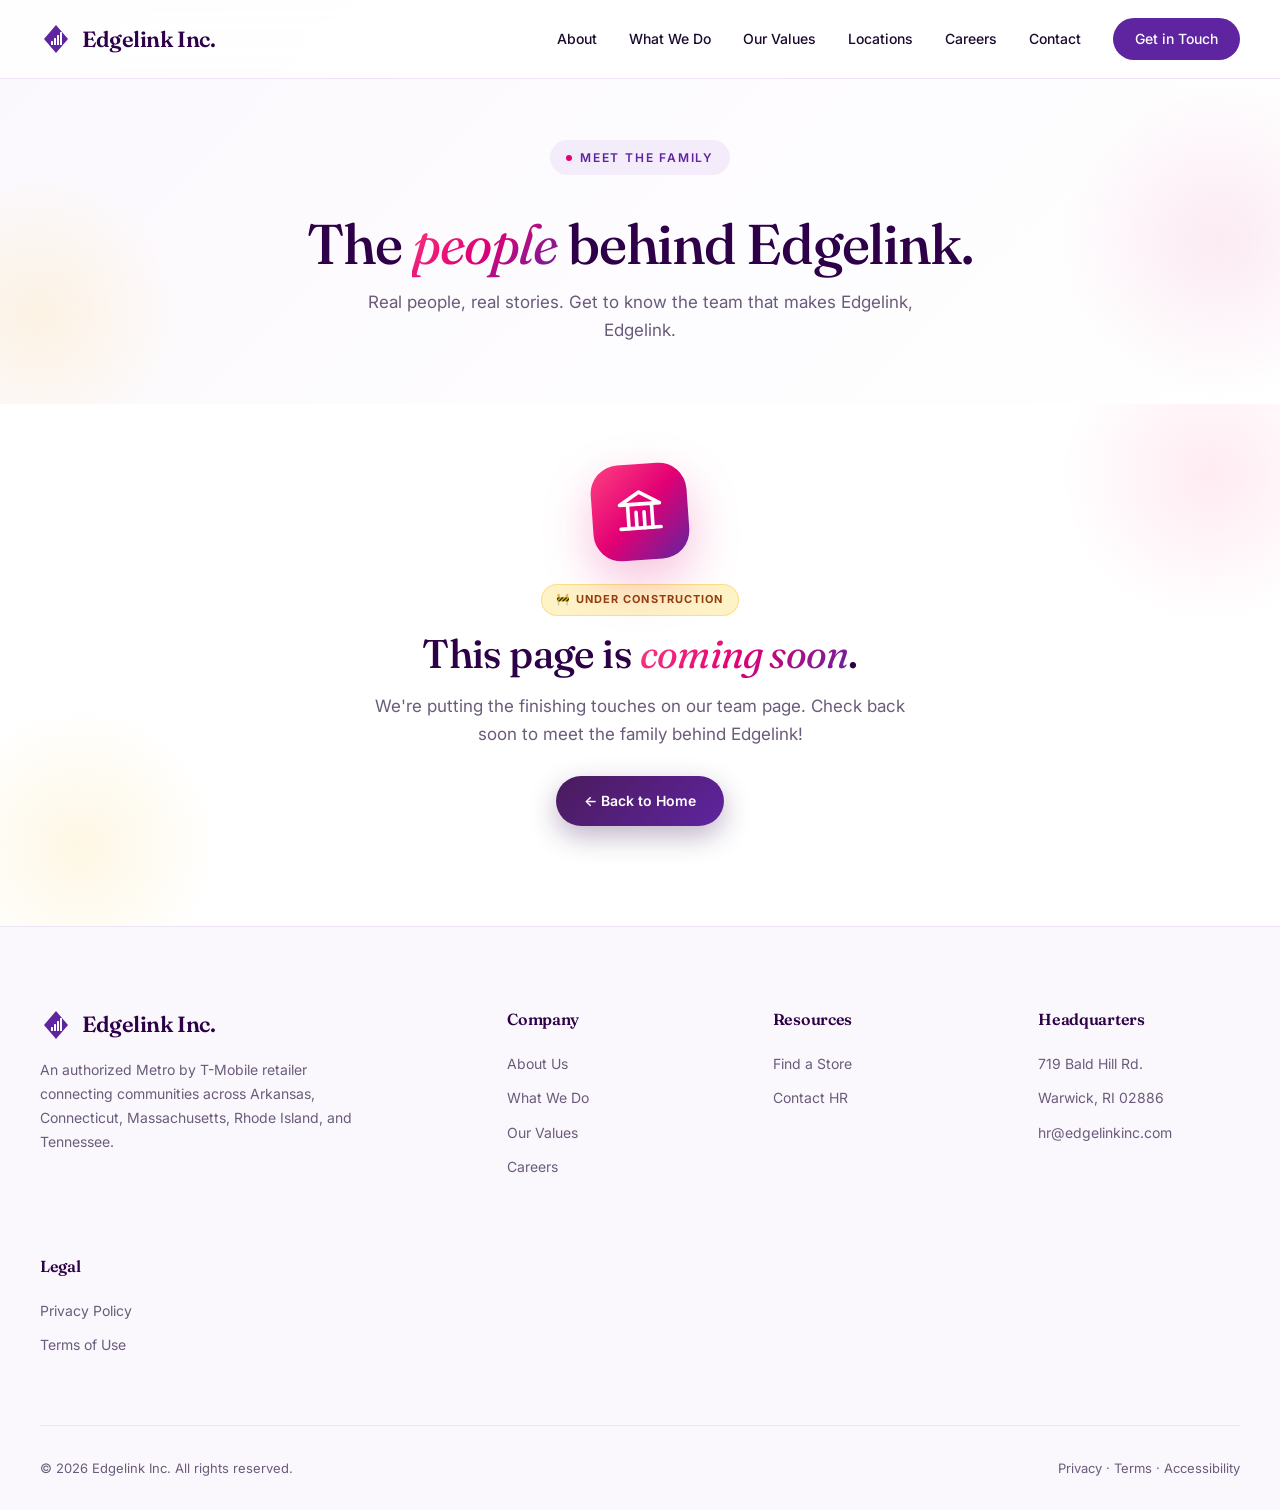
<file: team.html>
<!DOCTYPE html>
<html lang="en">
<head>
<meta charset="UTF-8">
<meta name="viewport" content="width=device-width, initial-scale=1.0">
<title>Meet the Team — Edgelink Inc.</title>
<meta name="description" content="Meet the team behind Edgelink Inc. — the family-owned wireless retail company across Arkansas, Connecticut, Massachusetts, Rhode Island, and Tennessee.">
<link rel="canonical" href="https://edgelinkinc.net/team.html">

<!-- OpenGraph -->
<meta property="og:type" content="website">
<meta property="og:site_name" content="Edgelink Inc.">
<meta property="og:title" content="Meet the Team — Edgelink Inc.">
<meta property="og:description" content="Real people, real stories. Get to know the team behind Edgelink Inc.">
<meta property="og:url" content="https://edgelinkinc.net/team.html">
<meta property="og:image" content="https://edgelinkinc.net/images/1778610698486-edgelink_logo-4-10-26.png">
<meta property="og:image:secure_url" content="https://edgelinkinc.net/images/1778610698486-edgelink_logo-4-10-26.png">
<meta property="og:image:alt" content="The Edgelink Team">

<!-- Twitter -->
<meta name="twitter:card" content="summary_large_image">
<meta name="twitter:title" content="Meet the Team — Edgelink Inc.">
<meta name="twitter:description" content="Real people, real stories. Meet the family behind Edgelink.">
<meta name="twitter:image" content="https://edgelinkinc.net/images/1778610698486-edgelink_logo-4-10-26.png">

<link rel="icon" type="image/svg+xml" href="data:image/svg+xml,%3Csvg xmlns='http://www.w3.org/2000/svg' viewBox='0 0 32 32'%3E%3Cpath d='M16 2 L28 16 L16 30 L4 16 Z' fill='%235F249F'/%3E%3C/svg%3E">
<link rel="preconnect" href="https://fonts.googleapis.com">
<link rel="preconnect" href="https://fonts.gstatic.com" crossorigin>
<link href="https://fonts.googleapis.com/css2?family=Fraunces:opsz,wght@9..144,400;9..144,500;9..144,600;9..144,700&family=Inter:wght@300;400;500;600;700&display=swap" rel="stylesheet">
<link rel="stylesheet" href="styles.css">
<style>
  .team-page-hero {
    padding: 140px 40px 60px;
    background: linear-gradient(135deg, var(--lavender-soft) 0%, var(--white) 100%);
    text-align: center;
    position: relative;
    overflow: hidden;
  }
  .team-page-hero::before {
    content: ''; position: absolute; top: 20%; right: -100px;
    width: 320px; height: 320px;
    background: radial-gradient(circle, rgba(226, 0, 116, 0.08) 0%, transparent 70%);
    border-radius: 50%; pointer-events: none;
  }
  .team-page-hero::after {
    content: ''; position: absolute; bottom: -50px; left: -100px;
    width: 280px; height: 280px;
    background: radial-gradient(circle, rgba(251, 191, 36, 0.12) 0%, transparent 70%);
    border-radius: 50%; pointer-events: none;
  }
  .team-page-hero h1 {
    font-family: 'Fraunces', serif;
    font-size: clamp(36px, 5vw, 56px);
    font-weight: 500; line-height: 1.05;
    margin: 12px 0 14px;
    color: var(--plum);
    letter-spacing: -0.02em;
    position: relative; z-index: 2;
  }
  .team-page-hero h1 em {
    font-style: italic;
    background: var(--gradient-warm);
    -webkit-background-clip: text; background-clip: text;
    -webkit-text-fill-color: transparent;
  }
  .team-page-hero p {
    color: var(--gray-text);
    font-size: 17px;
    max-width: 580px;
    margin: 0 auto;
    line-height: 1.65;
    position: relative; z-index: 2;
  }
  .team-page-hero .hero-eyebrow {
    justify-content: center;
    position: relative; z-index: 2;
  }

  /* UNDER CONSTRUCTION VIEW */
  .construction {
    padding: 60px 24px 100px;
    text-align: center;
    background: var(--white);
    position: relative;
    overflow: hidden;
  }
  .construction-inner {
    max-width: 560px;
    margin: 0 auto;
    position: relative;
    z-index: 2;
  }
  .construction-icon {
    width: 96px; height: 96px;
    margin: 0 auto 24px;
    border-radius: 28px;
    background: var(--gradient-warm);
    display: flex; align-items: center; justify-content: center;
    color: white;
    box-shadow: 0 20px 50px rgba(226, 0, 116, 0.25);
    transform: rotate(-4deg);
    position: relative;
    animation: tilt 5s ease-in-out infinite;
  }
  @keyframes tilt {
    0%, 100% { transform: rotate(-4deg); }
    50% { transform: rotate(4deg); }
  }
  .construction-icon svg { width: 48px; height: 48px; }
  .construction-tag {
    display: inline-block;
    padding: 6px 14px;
    border-radius: 999px;
    background: var(--gold-soft, #FEF3C7);
    color: #92400E;
    font-size: 11px;
    font-weight: 700;
    text-transform: uppercase;
    letter-spacing: 0.1em;
    margin-bottom: 16px;
    border: 1px solid rgba(251, 191, 36, 0.4);
  }
  .construction h2 {
    font-family: 'Fraunces', serif;
    font-size: clamp(28px, 4vw, 40px);
    font-weight: 500;
    color: var(--plum);
    margin-bottom: 16px;
    line-height: 1.1;
  }
  .construction h2 em {
    font-style: italic;
    background: var(--gradient-warm);
    -webkit-background-clip: text; background-clip: text;
    -webkit-text-fill-color: transparent;
  }
  .construction p {
    color: var(--gray-text);
    font-size: 17px;
    line-height: 1.65;
    margin-bottom: 28px;
  }
  .construction-cta {
    display: inline-flex; align-items: center; gap: 8px;
    padding: 14px 28px;
    background: linear-gradient(135deg, var(--purple-deep) 0%, var(--purple-mid) 100%);
    color: white;
    border-radius: 999px;
    font-size: 14px;
    font-weight: 600;
    text-decoration: none;
    box-shadow: 0 10px 28px rgba(45, 0, 71, 0.3);
    transition: transform 0.2s;
  }
  .construction-cta:hover { transform: translateY(-2px); }
  .construction-blob-1, .construction-blob-2 {
    position: absolute;
    border-radius: 50%;
    pointer-events: none;
  }
  .construction-blob-1 {
    top: -80px; right: -80px;
    width: 300px; height: 300px;
    background: radial-gradient(circle, rgba(255, 64, 129, 0.10) 0%, transparent 70%);
  }
  .construction-blob-2 {
    bottom: -60px; left: -60px;
    width: 280px; height: 280px;
    background: radial-gradient(circle, rgba(251, 191, 36, 0.12) 0%, transparent 70%);
  }

  @media (max-width: 900px) {
    .team-page-hero { padding: 120px 24px 40px; }
    .construction { padding: 40px 20px 80px; }
    .construction-icon { width: 80px; height: 80px; }
    .construction-icon svg { width: 40px; height: 40px; }
  }
</style>
</head>
<body>

<nav class="site-nav" id="site-nav"></nav>

<main id="page-content">
  <div class="loading">Loading…</div>
</main>

<footer id="site-footer"></footer>

<script src="shared.js"></script>
<script>
(function() {
  'use strict';
  var useDraft = window.location.search.indexOf('preview=1') !== -1;
  EDGELINK.loadContent(useDraft, function(err, content) {
    if (err) {
      document.getElementById('page-content').innerHTML =
        '<div class="loading" style="flex-direction: column; gap: 16px;">' +
        '<div>Could not load content.json</div>' +
        '<div style="font-size: 13px; color: #999;">' + (err.message || 'Error') + '</div>' +
        '</div>';
      return;
    }
    renderPage(content);
  });

  function renderPage(content) {
    EDGELINK.injectSeoTags(content, {
      title: 'Meet the Team — ' + (content.branding && content.branding.companyName ? content.branding.companyName : 'Edgelink') + ' Inc.',
      description: 'Meet the team behind Edgelink Inc. — real people, real stories.',
      url: ((content.seo && content.seo.siteUrl) || '') + '/team.html',
      type: 'website'
    });

    document.getElementById('site-nav').innerHTML = EDGELINK.renderNav(content);

    var team = content.team || {};
    var hero = team.hero || {};
    var status = team.status || 'live';
    var html = '';

    // Page hero (shown in both states)
    html += '<section class="team-page-hero">';
    if (hero.eyebrow) {
      html += '<div class="hero-eyebrow"><span class="dot"></span>' + EDGELINK.escapeHtml(hero.eyebrow) + '</div>';
    }
    if (hero.headline) {
      html += '<h1>' + hero.headline + '</h1>';
    }
    if (hero.lead) {
      html += '<p>' + EDGELINK.escapeHtml(hero.lead) + '</p>';
    }
    html += '</section>';

    // Under construction view OR full team grid
    if (status === 'under_construction') {
      html += renderUnderConstruction(team);
    } else {
      html += '<section class="team-section">';
      html += EDGELINK.renderTeam(team);
      html += '</section>';
    }

    document.getElementById('page-content').innerHTML = html;
    document.getElementById('site-footer').innerHTML = EDGELINK.renderFooter(content);

    if (status !== 'under_construction') {
      EDGELINK.attachTeamFilter();
    }
    EDGELINK.attachScrollReveal();
  }

  function renderUnderConstruction(team) {
    var msg = team.comingSoonMessage || 'We are putting the finishing touches on our team page. Check back soon!';
    var html = '<section class="construction">';
    html += '<div class="construction-blob-1"></div>';
    html += '<div class="construction-blob-2"></div>';
    html += '<div class="construction-inner">';
    html += '<div class="construction-icon">';
    html += '<svg viewBox="0 0 24 24" fill="none" stroke="currentColor" stroke-width="1.8" stroke-linecap="round" stroke-linejoin="round"><path d="M2 20h20"/><path d="M14 12v8"/><path d="M10 12v8"/><path d="M18 8v12"/><path d="M6 8v12"/><path d="M22 8H2l10-6 10 6z"/></svg>';
    html += '</div>';
    html += '<div class="construction-tag">🚧 Under Construction</div>';
    html += '<h2>This page is <em>coming soon</em>.</h2>';
    html += '<p>' + EDGELINK.escapeHtml(msg) + '</p>';
    html += '<a href="index.html" class="construction-cta">← Back to Home</a>';
    html += '</div>';
    html += '</section>';
    return html;
  }
})();
</script>

</body>
</html>
</file>
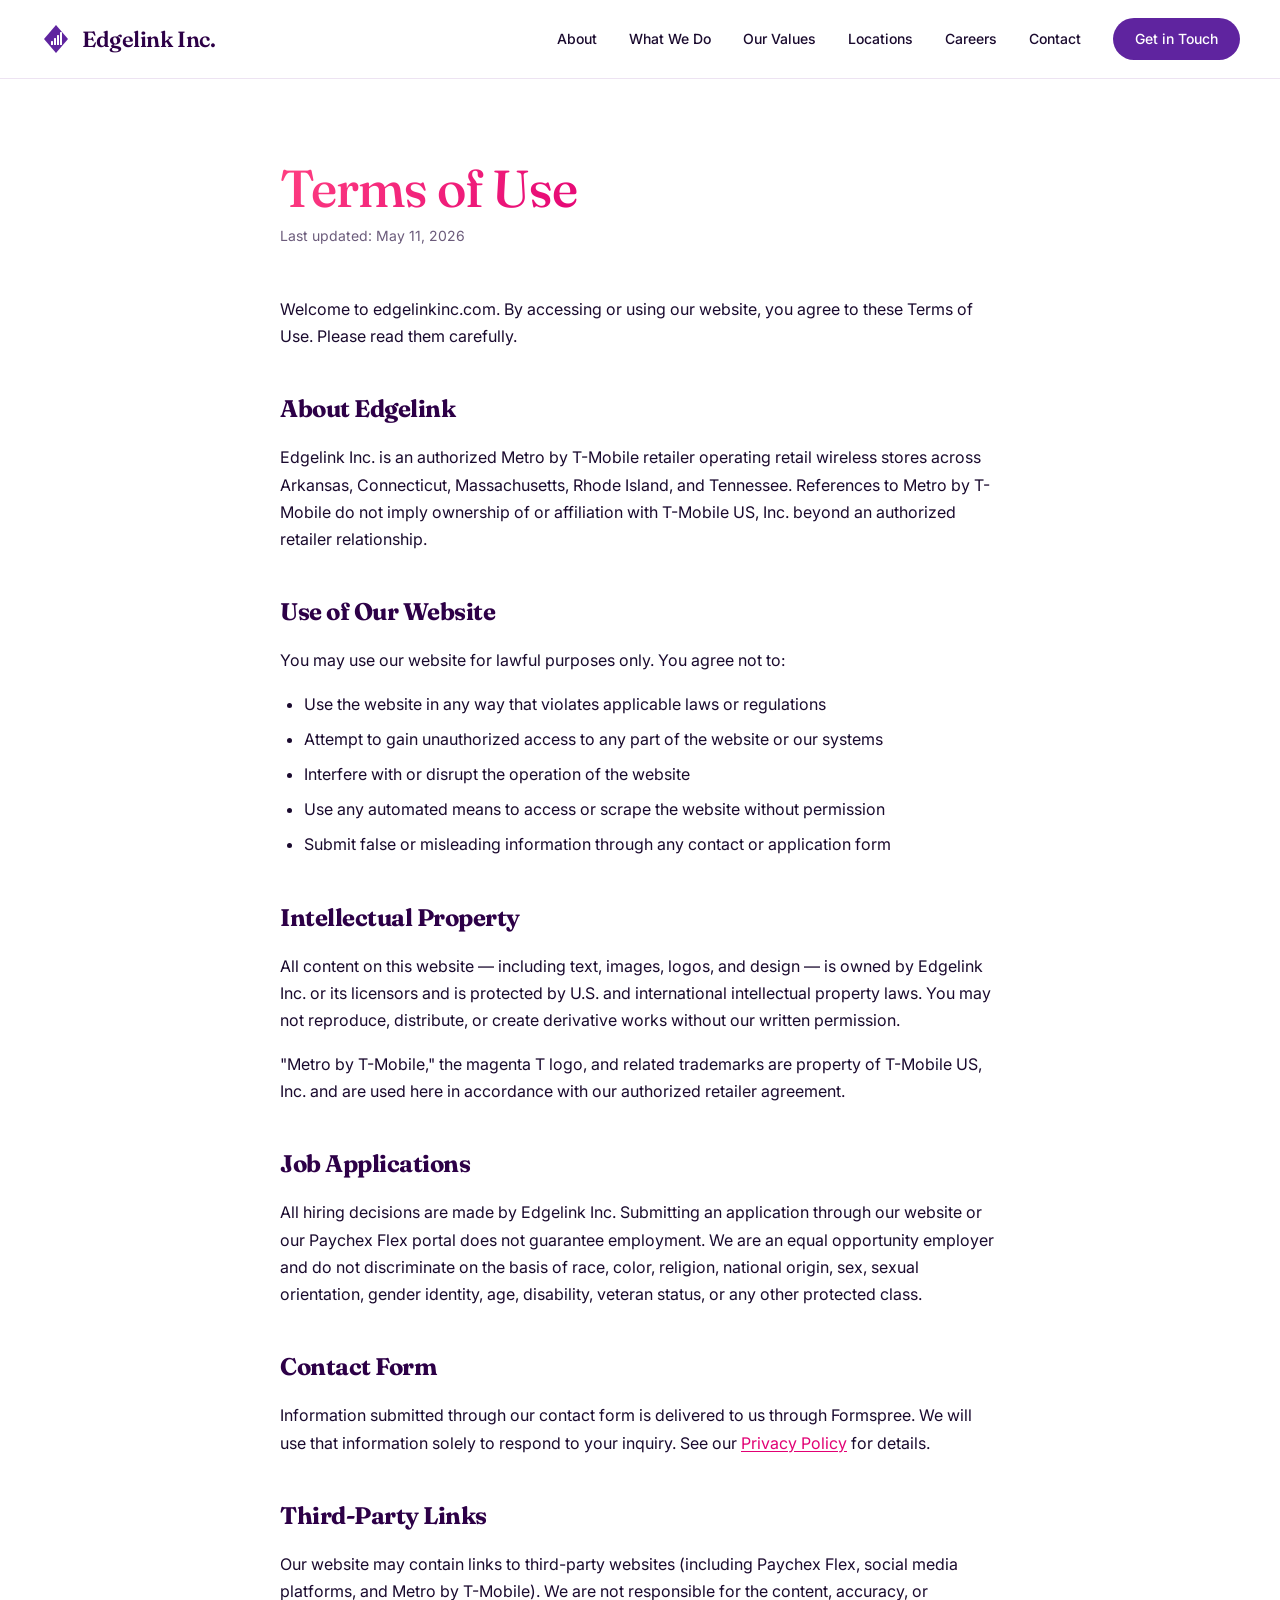
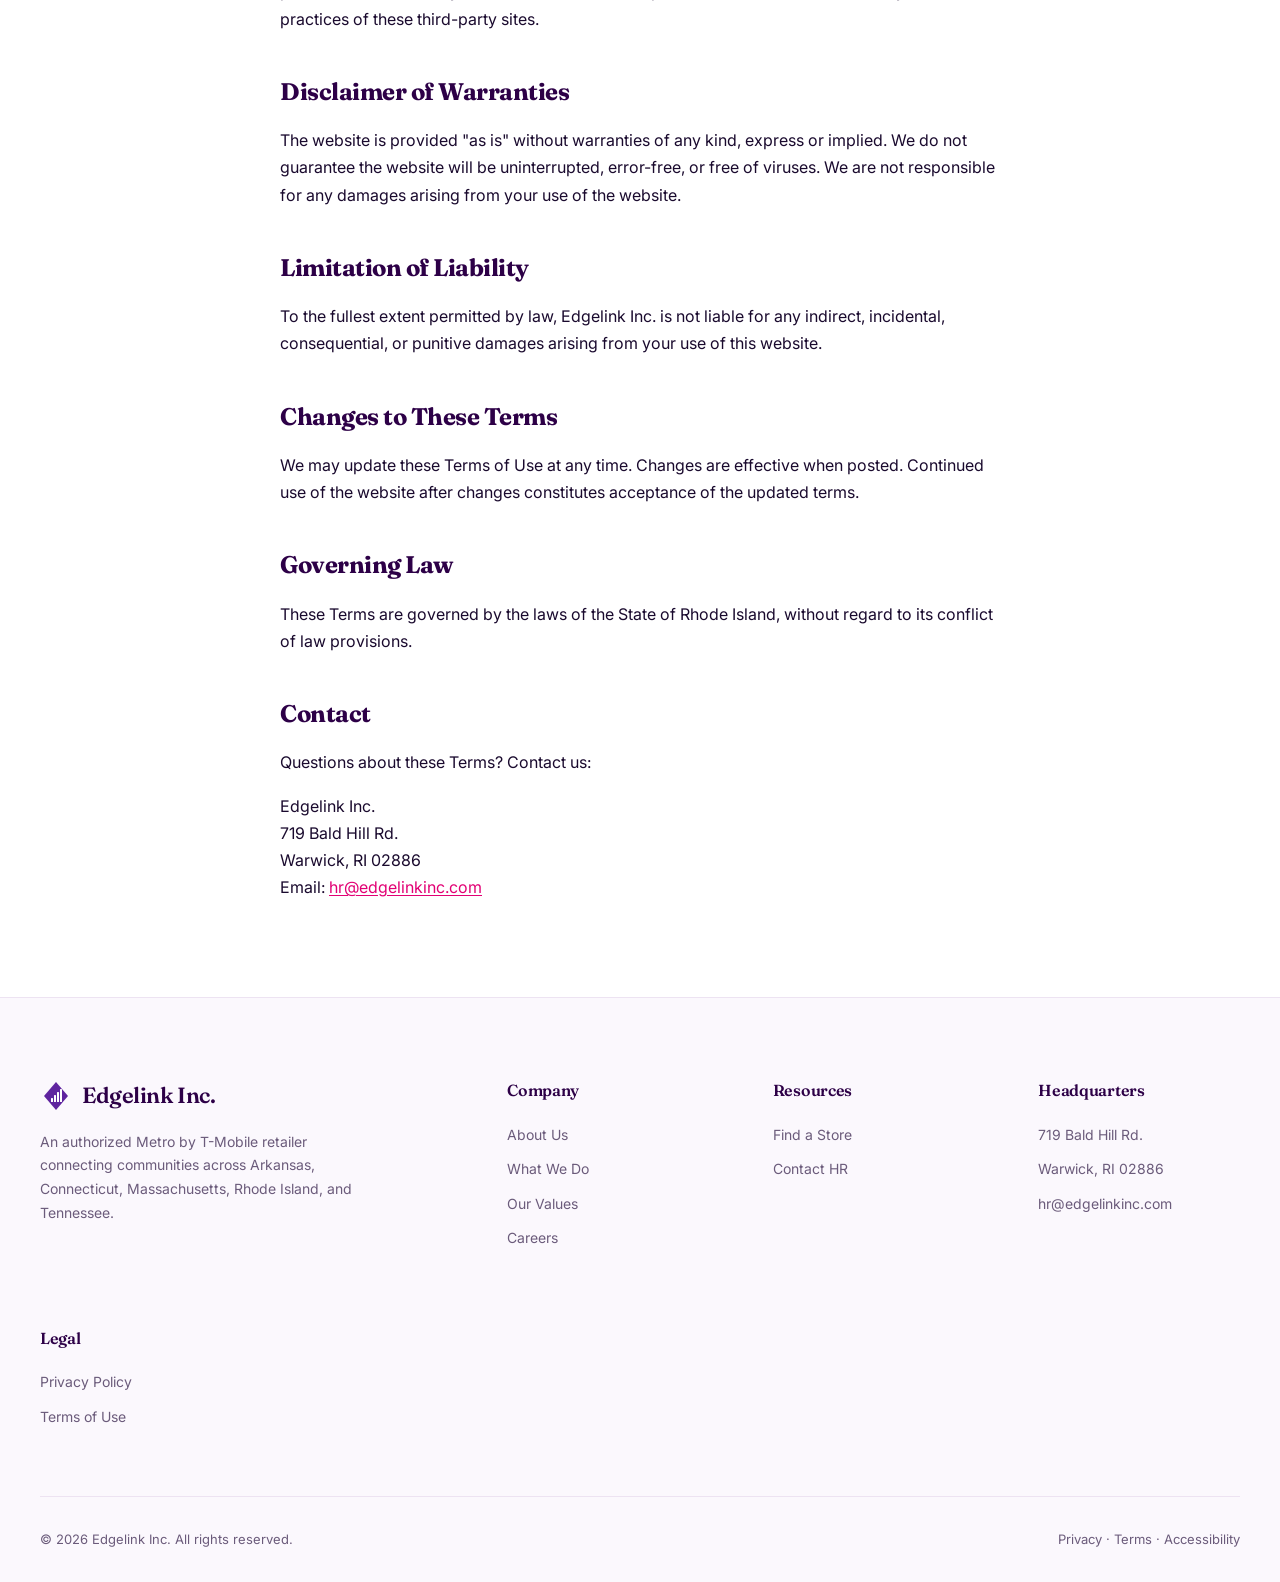
<file: terms.html>
<!DOCTYPE html>
<html lang="en">
<head>
<meta charset="UTF-8">
<meta name="viewport" content="width=device-width, initial-scale=1.0">
<title>Terms of Use — Edgelink Inc.</title>
<meta name="description" content="Edgelink Inc. terms of use for our website and services.">
<meta name="robots" content="index,follow">
<link rel="canonical" href="https://edgelinkinc.net/terms.html">

<!-- OpenGraph -->
<meta property="og:type" content="article">
<meta property="og:site_name" content="Edgelink Inc.">
<meta property="og:title" content="Terms of Use — Edgelink Inc.">
<meta property="og:description" content="Edgelink Inc. terms of use for our website and services.">
<meta property="og:url" content="https://edgelinkinc.net/terms.html">
<meta property="og:image" content="https://edgelinkinc.net/images/1778610698486-edgelink_logo-4-10-26.png">
<meta name="twitter:card" content="summary_large_image">
<meta name="twitter:image" content="https://edgelinkinc.net/images/1778610698486-edgelink_logo-4-10-26.png">

<link rel="icon" type="image/svg+xml" href="data:image/svg+xml,%3Csvg xmlns='http://www.w3.org/2000/svg' viewBox='0 0 32 32'%3E%3Cpath d='M16 2 L28 16 L16 30 L4 16 Z' fill='%235F249F'/%3E%3C/svg%3E">
<link rel="preconnect" href="https://fonts.googleapis.com">
<link rel="preconnect" href="https://fonts.gstatic.com" crossorigin>
<link href="https://fonts.googleapis.com/css2?family=Fraunces:opsz,wght@9..144,400;9..144,500;9..144,600;9..144,700&family=Inter:wght@300;400;500;600;700&display=swap" rel="stylesheet">
<link rel="stylesheet" href="styles.css">
<style>
  .legal-page { padding: 160px 40px 80px; max-width: 800px; margin: 0 auto; }
  .legal-page h1 {
    font-family: 'Fraunces', serif; font-size: clamp(36px, 5vw, 52px);
    font-weight: 500; line-height: 1.1; margin-bottom: 8px;
    background: var(--gradient-warm);
    -webkit-background-clip: text; background-clip: text;
    -webkit-text-fill-color: transparent;
  }
  .legal-updated { color: var(--gray-text); font-size: 14px; margin-bottom: 48px; }
  .legal-page h2 {
    font-family: 'Fraunces', serif; font-size: 24px;
    color: var(--plum); margin-top: 40px; margin-bottom: 16px;
  }
  .legal-page p, .legal-page ul {
    color: var(--ink); font-size: 16px; line-height: 1.7; margin-bottom: 16px;
  }
  .legal-page ul { padding-left: 24px; }
  .legal-page li { margin-bottom: 8px; }
  .legal-page a {
    color: var(--magenta); text-decoration: underline; text-underline-offset: 2px;
  }
  @media (max-width: 900px) {
    .legal-page { padding: 120px 24px 60px; }
  }
</style>
</head>
<body>

<nav class="site-nav" id="site-nav"></nav>

<main class="legal-page">
  <h1>Terms of Use</h1>
  <div class="legal-updated">Last updated: May 11, 2026</div>

  <p>Welcome to edgelinkinc.com. By accessing or using our website, you agree to these Terms of Use. Please read them carefully.</p>

  <h2>About Edgelink</h2>
  <p>Edgelink Inc. is an authorized Metro by T-Mobile retailer operating retail wireless stores across Arkansas, Connecticut, Massachusetts, Rhode Island, and Tennessee. References to Metro by T-Mobile do not imply ownership of or affiliation with T-Mobile US, Inc. beyond an authorized retailer relationship.</p>

  <h2>Use of Our Website</h2>
  <p>You may use our website for lawful purposes only. You agree not to:</p>
  <ul>
    <li>Use the website in any way that violates applicable laws or regulations</li>
    <li>Attempt to gain unauthorized access to any part of the website or our systems</li>
    <li>Interfere with or disrupt the operation of the website</li>
    <li>Use any automated means to access or scrape the website without permission</li>
    <li>Submit false or misleading information through any contact or application form</li>
  </ul>

  <h2>Intellectual Property</h2>
  <p>All content on this website — including text, images, logos, and design — is owned by Edgelink Inc. or its licensors and is protected by U.S. and international intellectual property laws. You may not reproduce, distribute, or create derivative works without our written permission.</p>

  <p>"Metro by T-Mobile," the magenta T logo, and related trademarks are property of T-Mobile US, Inc. and are used here in accordance with our authorized retailer agreement.</p>

  <h2>Job Applications</h2>
  <p>All hiring decisions are made by Edgelink Inc. Submitting an application through our website or our Paychex Flex portal does not guarantee employment. We are an equal opportunity employer and do not discriminate on the basis of race, color, religion, national origin, sex, sexual orientation, gender identity, age, disability, veteran status, or any other protected class.</p>

  <h2>Contact Form</h2>
  <p>Information submitted through our contact form is delivered to us through Formspree. We will use that information solely to respond to your inquiry. See our <a href="privacy.html">Privacy Policy</a> for details.</p>

  <h2>Third-Party Links</h2>
  <p>Our website may contain links to third-party websites (including Paychex Flex, social media platforms, and Metro by T-Mobile). We are not responsible for the content, accuracy, or practices of these third-party sites.</p>

  <h2>Disclaimer of Warranties</h2>
  <p>The website is provided "as is" without warranties of any kind, express or implied. We do not guarantee the website will be uninterrupted, error-free, or free of viruses. We are not responsible for any damages arising from your use of the website.</p>

  <h2>Limitation of Liability</h2>
  <p>To the fullest extent permitted by law, Edgelink Inc. is not liable for any indirect, incidental, consequential, or punitive damages arising from your use of this website.</p>

  <h2>Changes to These Terms</h2>
  <p>We may update these Terms of Use at any time. Changes are effective when posted. Continued use of the website after changes constitutes acceptance of the updated terms.</p>

  <h2>Governing Law</h2>
  <p>These Terms are governed by the laws of the State of Rhode Island, without regard to its conflict of law provisions.</p>

  <h2>Contact</h2>
  <p>Questions about these Terms? Contact us:</p>
  <p>
    Edgelink Inc.<br>
    719 Bald Hill Rd.<br>
    Warwick, RI 02886<br>
    Email: <a href="mailto:hr@edgelinkinc.com">hr@edgelinkinc.com</a>
  </p>
</main>

<footer id="site-footer"></footer>

<script src="shared.js"></script>
<script>
(function() {
  EDGELINK.loadContent(false, function(err, content) {
    if (err || !content) return;
    document.getElementById('site-nav').innerHTML = EDGELINK.renderNav(content);
    document.getElementById('site-footer').innerHTML = EDGELINK.renderFooter(content);
  });
})();
</script>

</body>
</html>
</file>
<file: styles.css>
/* ===== EDGELINK SITE — SHARED STYLES ===== */
:root {
  /* Core purples */
  --purple-deep: #4A1B5C;
  --purple-mid: #5F249F;
  --purple-soft: #B47CD9;
  --purple-tint: #E5D4F0;
  --lavender-bg: #F8F4FB;
  --lavender-soft: #FBF8FD;

  /* Bold accents — more pop */
  --magenta: #E20074;
  --hot-pink: #FF4081;
  --pink-soft: #FFB4D9;
  --peach: #FF8C7A;
  --peach-soft: #FFD4CC;
  --gold: #FBBF24;
  --gold-soft: #FEF3C7;
  --teal: #14B8A6;

  /* Base */
  --plum: #2D0047;
  --ink: #1A0A2E;
  --gray-text: #6B5B7B;
  --white: #FFFFFF;
  --border: #EDE3F2;

  /* Gradients */
  --gradient-bold: linear-gradient(135deg, #E20074 0%, #5F249F 50%, #4A1B5C 100%);
  --gradient-warm: linear-gradient(135deg, #FF4081 0%, #E20074 50%, #5F249F 100%);
  --gradient-sunset: linear-gradient(135deg, #FBBF24 0%, #FF8C7A 40%, #E20074 100%);
  --gradient-cool: linear-gradient(135deg, #5F249F 0%, #B47CD9 100%);

  --shadow-sm: 0 2px 8px rgba(74, 27, 92, 0.08);
  --shadow-md: 0 8px 24px rgba(74, 27, 92, 0.10);
  --shadow-lg: 0 20px 60px rgba(74, 27, 92, 0.14);
  --shadow-phone: 0 30px 80px rgba(74, 27, 92, 0.30);
  --shadow-glow: 0 0 40px rgba(226, 0, 116, 0.25);
}

* { margin: 0; padding: 0; box-sizing: border-box; }
html { scroll-behavior: smooth; }
body {
  font-family: 'Inter', sans-serif;
  color: var(--ink);
  background: var(--white);
  line-height: 1.6;
  -webkit-font-smoothing: antialiased;
  overflow-x: hidden;
}

img { max-width: 100%; height: auto; display: block; }

/* ===== NAV ===== */
nav.site-nav {
  position: fixed; top: 0; left: 0; right: 0; z-index: 100;
  background: rgba(255, 255, 255, 0.85);
  backdrop-filter: blur(20px);
  -webkit-backdrop-filter: blur(20px);
  border-bottom: 1px solid var(--border);
}
.nav-inner {
  max-width: 1280px; margin: 0 auto; padding: 18px 40px;
  display: flex; align-items: center; justify-content: space-between;
}
.logo { display: flex; align-items: center; gap: 10px; text-decoration: none; }
.logo-mark { width: 32px; height: 32px; display: flex; align-items: center; justify-content: center; }
.logo-text {
  font-family: 'Fraunces', serif; font-size: 22px; font-weight: 600;
  color: var(--plum); letter-spacing: -0.02em;
}
.nav-links { display: flex; gap: 32px; align-items: center; }
.nav-links a {
  text-decoration: none; color: var(--ink); font-size: 14px;
  font-weight: 500; transition: color 0.2s;
}
.nav-links a:hover { color: var(--purple-mid); }
.nav-cta {
  background: var(--purple-mid); color: var(--white) !important;
  padding: 10px 22px; border-radius: 999px; transition: all 0.2s;
}
.nav-cta:hover {
  background: var(--purple-deep); transform: translateY(-1px); box-shadow: var(--shadow-md);
}

/* ===== MOBILE NAV (HAMBURGER + DRAWER) ===== */
.nav-hamburger {
  display: none;
  background: none; border: none; cursor: pointer;
  padding: 10px;
  width: 44px; height: 44px;
  z-index: 102; position: relative;
  align-items: center; justify-content: center;
}
.nav-hamburger span {
  display: block;
  width: 24px; height: 2px;
  background: var(--plum);
  margin: 5px 0;
  transition: all 0.3s ease;
  border-radius: 2px;
}
.nav-backdrop {
  position: fixed; inset: 0;
  background: rgba(45, 0, 71, 0.55);
  z-index: 150;
  opacity: 0; pointer-events: none;
  transition: opacity 0.3s ease;
  backdrop-filter: blur(4px);
  -webkit-backdrop-filter: blur(4px);
}
.nav-mobile-drawer {
  position: fixed; top: 0; right: 0; bottom: 0;
  width: 88%; max-width: 380px;
  background: var(--white);
  z-index: 200;
  padding: 24px 24px 32px;
  transform: translateX(100%);
  transition: transform 0.32s cubic-bezier(0.4, 0, 0.2, 1);
  box-shadow: -10px 0 40px rgba(74, 27, 92, 0.18);
  display: flex; flex-direction: column;
  overflow-y: auto;
  -webkit-overflow-scrolling: touch;
}
.nav-drawer-header {
  display: flex; justify-content: space-between; align-items: center;
  padding-bottom: 24px; margin-bottom: 16px;
  border-bottom: 1px solid var(--border);
}
.nav-drawer-close {
  width: 40px; height: 40px;
  border-radius: 50%;
  border: 1px solid var(--border);
  background: var(--white);
  display: flex; align-items: center; justify-content: center;
  cursor: pointer;
  color: var(--plum);
  transition: all 0.2s;
}
.nav-drawer-close:hover {
  background: var(--lavender-soft);
  border-color: var(--purple-soft);
  color: var(--magenta);
}
.nav-drawer-close svg { width: 18px; height: 18px; }
.nav-drawer-links {
  display: flex; flex-direction: column;
  flex: 1;
}
.nav-drawer-links a:not(.nav-cta) {
  display: flex; align-items: center; justify-content: space-between;
  padding: 18px 16px;
  color: var(--plum);
  text-decoration: none;
  font-size: 17px; font-weight: 500;
  border-radius: 12px;
  margin-bottom: 4px;
  transition: all 0.2s;
}
.nav-drawer-links a:not(.nav-cta):hover,
.nav-drawer-links a:not(.nav-cta):focus {
  background: var(--lavender-soft);
  color: var(--purple-mid);
}
.nav-drawer-links a:not(.nav-cta)::after {
  content: '→';
  color: var(--purple-soft);
  font-size: 18px;
  opacity: 0.6;
  transition: transform 0.2s;
}
.nav-drawer-links a:not(.nav-cta):hover::after {
  transform: translateX(4px);
  opacity: 1;
  color: var(--magenta);
}
.nav-drawer-cta {
  margin-top: 20px;
  padding: 16px 24px !important;
  background: var(--gradient-warm) !important;
  color: var(--white) !important;
  text-align: center;
  border-radius: 999px !important;
  font-size: 15px !important; font-weight: 600 !important;
  box-shadow: 0 6px 24px rgba(226, 0, 116, 0.25);
  text-decoration: none;
  display: block;
}

/* Menu open state */
body.nav-menu-open { overflow: hidden; }
body.nav-menu-open .nav-mobile-drawer { transform: translateX(0); }
body.nav-menu-open .nav-backdrop { opacity: 1; pointer-events: auto; }
body.nav-menu-open .nav-hamburger span:nth-child(1) {
  transform: translateY(7px) rotate(45deg);
}
body.nav-menu-open .nav-hamburger span:nth-child(2) { opacity: 0; }
body.nav-menu-open .nav-hamburger span:nth-child(3) {
  transform: translateY(-7px) rotate(-45deg);
}

/* Desktop: hide drawer/hamburger entirely */
@media (min-width: 901px) {
  .nav-hamburger, .nav-backdrop, .nav-mobile-drawer { display: none !important; }
}

/* ===== BUTTONS ===== */
.btn {
  display: inline-flex; align-items: center; gap: 8px;
  padding: 16px 28px; border-radius: 999px;
  font-size: 15px; font-weight: 600; text-decoration: none;
  transition: all 0.25s; border: none; cursor: pointer; font-family: inherit;
}
.btn-primary {
  background: var(--gradient-warm);
  color: var(--white);
  box-shadow: 0 6px 24px rgba(226, 0, 116, 0.25);
}
.btn-primary:hover {
  transform: translateY(-2px);
  box-shadow: 0 12px 32px rgba(226, 0, 116, 0.4);
  filter: brightness(1.05);
}
.btn-ghost {
  background: transparent; color: var(--plum); border: 1.5px solid var(--border);
}
.btn-ghost:hover { border-color: var(--purple-mid); color: var(--purple-mid); }
.btn-light { background: var(--white); color: var(--plum); }
.btn-light:hover {
  background: var(--lavender-bg); transform: translateY(-2px);
  box-shadow: 0 12px 32px rgba(0, 0, 0, 0.2);
}

/* ===== TYPOGRAPHY HELPERS ===== */
h1, h2, h3, h4 { color: var(--plum); letter-spacing: -0.02em; }
h1 em, h2 em { font-style: italic; color: var(--purple-mid); font-weight: 400; }
.section-eyebrow {
  font-size: 12px; font-weight: 600; letter-spacing: 0.15em;
  text-transform: uppercase; color: var(--purple-mid); margin-bottom: 16px;
}
h2.section-h {
  font-family: 'Fraunces', serif; font-size: clamp(36px, 4.5vw, 52px);
  font-weight: 500; line-height: 1.1; margin-bottom: 24px; max-width: 720px;
}
.section-lead {
  font-size: 18px; color: var(--gray-text);
  max-width: 640px; margin-bottom: 64px; line-height: 1.65;
}

/* ===== SECTIONS ===== */
section { padding: 120px 40px; position: relative; }
.section-inner { max-width: 1280px; margin: 0 auto; position: relative; z-index: 2; }

/* ===== HERO ===== */
.hero {
  position: relative; padding: 160px 40px 120px;
  background: linear-gradient(135deg, var(--lavender-soft) 0%, var(--white) 50%, var(--lavender-bg) 100%);
  overflow: hidden;
}
.hero::before {
  content: ''; position: absolute; top: -200px; right: -200px;
  width: 700px; height: 700px;
  background: radial-gradient(circle, rgba(255, 64, 129, 0.18) 0%, rgba(180, 124, 217, 0.3) 40%, transparent 70%);
  border-radius: 50%;
}
.hero::after {
  content: ''; position: absolute; bottom: -100px; left: -100px;
  width: 500px; height: 500px;
  background: radial-gradient(circle, rgba(251, 191, 36, 0.15) 0%, rgba(226, 0, 116, 0.18) 40%, transparent 70%);
  border-radius: 50%;
}
.hero-extra-blob {
  position: absolute; top: 30%; left: 40%;
  width: 300px; height: 300px;
  background: radial-gradient(circle, rgba(255, 140, 122, 0.2) 0%, transparent 70%);
  border-radius: 50%;
  pointer-events: none;
}
.hero-inner {
  max-width: 1280px; margin: 0 auto; position: relative; z-index: 2;
  display: grid; grid-template-columns: 1fr 1fr; gap: 60px; align-items: center;
}
.hero-eyebrow {
  display: inline-flex; align-items: center; gap: 8px;
  font-size: 12px; font-weight: 600; letter-spacing: 0.15em;
  text-transform: uppercase; color: var(--purple-mid);
  background: rgba(180, 124, 217, 0.12);
  padding: 8px 16px; border-radius: 999px; margin-bottom: 28px;
}
.hero-eyebrow .dot {
  width: 6px; height: 6px; background: var(--magenta);
  border-radius: 50%; animation: pulse 2s infinite;
}
@keyframes pulse {
  0%, 100% { opacity: 1; transform: scale(1); }
  50% { opacity: 0.5; transform: scale(1.3); }
}
.hero h1 {
  font-family: 'Fraunces', serif;
  font-size: clamp(40px, 5vw, 64px);
  font-weight: 500; line-height: 1.05;
  margin-bottom: 28px;
}
.hero-sub {
  font-size: 18px; color: var(--gray-text);
  margin-bottom: 32px; max-width: 540px; line-height: 1.65;
}
.hero-stats {
  display: flex; gap: 12px; flex-wrap: wrap; margin-bottom: 32px;
}
.hero-pill {
  background: var(--white); border: 1px solid var(--border);
  padding: 10px 18px; border-radius: 999px;
  font-size: 13px; font-weight: 500; color: var(--plum);
  box-shadow: var(--shadow-sm);
  position: relative;
  transition: all 0.2s;
}
.hero-pill:nth-child(1) strong { color: var(--magenta); }
.hero-pill:nth-child(2) strong { color: var(--purple-mid); }
.hero-pill:nth-child(3) strong { color: var(--hot-pink); }
.hero-pill strong { font-weight: 700; margin-right: 4px; }
.hero-cta { display: flex; gap: 16px; flex-wrap: wrap; }
.hero-image-wrap {
  position: relative; max-width: 480px; margin-left: auto;
  border-radius: 24px; overflow: hidden;
}
.hero-image-wrap img { width: 100%; border-radius: 24px; box-shadow: var(--shadow-lg); }

/* ===== HERO PHONE MOCKUP (default when no image) ===== */
.phone-stage {
  position: relative; width: 100%; max-width: 480px;
  margin-left: auto; aspect-ratio: 1;
}
.phone {
  position: absolute; width: 280px; height: 580px;
  background: linear-gradient(145deg, #1a0a2e 0%, #2d0047 100%);
  border-radius: 48px; padding: 12px;
  box-shadow: var(--shadow-phone);
}
.phone-front {
  top: 50%; left: 50%;
  transform: translate(-50%, -50%) rotate(-4deg);
  z-index: 3;
  animation: phoneFloat 6s ease-in-out infinite;
}
.phone-back {
  top: 45%; left: 65%;
  transform: translate(-50%, -50%) rotate(8deg) scale(0.85);
  z-index: 1; opacity: 0.85;
  animation: phoneFloatBack 7s ease-in-out infinite;
}
@keyframes phoneFloat {
  0%, 100% { transform: translate(-50%, -50%) rotate(-4deg) translateY(0); }
  50% { transform: translate(-50%, -50%) rotate(-4deg) translateY(-12px); }
}
@keyframes phoneFloatBack {
  0%, 100% { transform: translate(-50%, -50%) rotate(8deg) scale(0.85) translateY(0); }
  50% { transform: translate(-50%, -50%) rotate(8deg) scale(0.85) translateY(-8px); }
}
.phone-screen {
  width: 100%; height: 100%;
  background: linear-gradient(160deg, #5F249F 0%, #4A1B5C 100%);
  border-radius: 38px; overflow: hidden; position: relative;
  display: flex; flex-direction: column;
}
.phone-notch {
  position: absolute; top: 12px; left: 50%; transform: translateX(-50%);
  width: 90px; height: 28px; background: #000; border-radius: 999px; z-index: 5;
}
.phone-content {
  flex: 1; padding: 56px 28px 28px;
  display: flex; flex-direction: column; gap: 16px;
}
.phone-eyebrow-mini {
  color: rgba(255,255,255,0.7); font-size: 12px; font-weight: 500;
  text-transform: uppercase; letter-spacing: 0.1em;
}
.phone-headline {
  font-family: 'Fraunces', serif; color: white; font-size: 26px;
  font-weight: 500; line-height: 1.1; letter-spacing: -0.02em;
  margin-bottom: 8px;
}
.phone-card {
  background: rgba(255,255,255,0.12);
  border: 1px solid rgba(255,255,255,0.15);
  border-radius: 14px; padding: 14px; color: white;
}
.phone-card-row {
  display: flex; justify-content: space-between; align-items: center;
}
.phone-card-label { font-size: 11px; opacity: 0.7; }
.phone-card-value { font-size: 13px; font-weight: 600; }
.phone-team-row {
  display: flex; align-items: center; gap: 10px;
}
.phone-avatar {
  width: 32px; height: 32px; border-radius: 50%;
  background: linear-gradient(135deg, var(--purple-soft), var(--magenta));
  flex-shrink: 0;
}
.phone-avatar-stack {
  display: flex; margin-left: 4px;
}
.phone-avatar-stack .phone-avatar {
  margin-left: -10px; border: 2px solid var(--purple-deep);
}
.phone-stat-bubble {
  position: absolute; background: white;
  padding: 14px 20px; border-radius: 16px;
  box-shadow: var(--shadow-lg); z-index: 4;
  border: 1px solid var(--border);
}
.bubble-top {
  top: 8%; right: 8%;
  animation: bubbleFloat1 5s ease-in-out infinite;
}
.bubble-bottom {
  bottom: 12%; left: 0;
  animation: bubbleFloat2 6s ease-in-out infinite;
}
@keyframes bubbleFloat1 {
  0%, 100% { transform: translateY(0); }
  50% { transform: translateY(-10px); }
}
@keyframes bubbleFloat2 {
  0%, 100% { transform: translateY(0); }
  50% { transform: translateY(-8px); }
}
.bubble-label {
  font-size: 10px; text-transform: uppercase; letter-spacing: 0.1em;
  color: var(--purple-mid); font-weight: 600; margin-bottom: 2px;
}
.bubble-value {
  font-family: 'Fraunces', serif; font-size: 18px;
  font-weight: 600; color: var(--plum);
}

/* ===== STATS STRIP ===== */
.stats-strip {
  padding: 80px 40px;
  background: var(--white);
  border-top: 1px solid var(--border);
  border-bottom: 1px solid var(--border);
  position: relative;
  overflow: hidden;
}
.stats-strip::before {
  content: '';
  position: absolute; inset: 0;
  background: linear-gradient(90deg, transparent 0%, rgba(255, 64, 129, 0.04) 25%, rgba(95, 36, 159, 0.04) 50%, rgba(251, 191, 36, 0.04) 75%, transparent 100%);
  pointer-events: none;
}
.stats-grid {
  max-width: 1280px; margin: 0 auto; position: relative;
  display: grid; grid-template-columns: repeat(4, 1fr); gap: 40px;
}
.stat-num {
  font-family: 'Fraunces', serif; font-size: 56px; font-weight: 500;
  letter-spacing: -0.03em; line-height: 1;
  margin-bottom: 8px;
  background: var(--gradient-warm);
  -webkit-background-clip: text; background-clip: text;
  -webkit-text-fill-color: transparent;
}
.stats-grid > div:nth-child(2) .stat-num { background: var(--gradient-cool); -webkit-background-clip: text; background-clip: text; -webkit-text-fill-color: transparent; }
.stats-grid > div:nth-child(3) .stat-num { background: var(--gradient-sunset); -webkit-background-clip: text; background-clip: text; -webkit-text-fill-color: transparent; }
.stats-grid > div:nth-child(4) .stat-num { background: linear-gradient(135deg, var(--teal) 0%, var(--purple-mid) 100%); -webkit-background-clip: text; background-clip: text; -webkit-text-fill-color: transparent; }
.stat-label { font-size: 14px; color: var(--gray-text); font-weight: 500; }

/* ===== ABOUT ===== */
.about { background: var(--lavender-soft); }
.about-grid {
  display: grid; grid-template-columns: 1fr 1fr;
  gap: 80px; align-items: center;
}
.about-image {
  position: relative; aspect-ratio: 4/5;
  border-radius: 24px; overflow: hidden;
  background: linear-gradient(135deg, var(--purple-mid) 0%, var(--purple-deep) 100%);
  display: flex; align-items: center; justify-content: center;
}
.about-image img {
  width: 100%; height: 100%; object-fit: cover;
}
.about-image-pattern {
  position: absolute; inset: 0; opacity: 0.15;
  background-image:
    radial-gradient(circle at 20% 30%, var(--white) 1px, transparent 1px),
    radial-gradient(circle at 70% 60%, var(--white) 1px, transparent 1px),
    radial-gradient(circle at 40% 80%, var(--white) 1px, transparent 1px);
  background-size: 60px 60px, 80px 80px, 100px 100px;
}
.about-quote {
  color: var(--white); text-align: center; padding: 40px;
  position: relative; z-index: 2;
}
.quote-mark {
  font-family: 'Fraunces', serif; font-size: 100px; line-height: 0.5;
  color: var(--purple-soft); margin-bottom: 32px;
}
.quote-text {
  font-family: 'Fraunces', serif; font-size: 26px; font-weight: 400;
  line-height: 1.3; letter-spacing: -0.01em;
}

/* ===== SERVICES / VALUES CARDS ===== */
.cards-grid {
  display: grid; grid-template-columns: repeat(3, 1fr);
  gap: 24px; margin-top: 64px;
}
.cards-grid.cols-4 { grid-template-columns: repeat(4, 1fr); }
.card {
  background: var(--white); border: 1px solid var(--border);
  border-radius: 20px; padding: 40px 32px;
  transition: all 0.3s; position: relative; overflow: hidden;
}
.card::before {
  content: ''; position: absolute; top: 0; left: 0; right: 0; height: 3px;
  background: var(--gradient-warm);
  transform: scaleX(0); transform-origin: left; transition: transform 0.4s;
}
.cards-grid > .card:nth-child(2)::before { background: var(--gradient-sunset); }
.cards-grid > .card:nth-child(3)::before { background: var(--gradient-cool); }
.cards-grid > .card:nth-child(4)::before { background: linear-gradient(90deg, var(--teal), var(--purple-mid)); }
.card:hover {
  border-color: var(--purple-soft); transform: translateY(-4px);
  box-shadow: var(--shadow-lg);
}
.card:hover::before { transform: scaleX(1); }
.card-icon {
  width: 48px; height: 48px; border-radius: 12px;
  background: linear-gradient(135deg, var(--purple-tint), var(--lavender-bg));
  display: flex; align-items: center; justify-content: center;
  margin-bottom: 24px;
}
.cards-grid > .card:nth-child(2) .card-icon {
  background: linear-gradient(135deg, var(--peach-soft), var(--gold-soft));
}
.cards-grid > .card:nth-child(3) .card-icon {
  background: linear-gradient(135deg, var(--pink-soft), var(--purple-tint));
}
.cards-grid > .card:nth-child(4) .card-icon {
  background: linear-gradient(135deg, #CFFAFE, var(--purple-tint));
}
.card-eyebrow {
  font-size: 11px; font-weight: 600; letter-spacing: 0.15em;
  text-transform: uppercase; color: var(--purple-mid); margin-bottom: 12px;
}
.cards-grid > .card:nth-child(2) .card-eyebrow { color: var(--magenta); }
.cards-grid > .card:nth-child(3) .card-eyebrow { color: var(--hot-pink); }
.cards-grid > .card:nth-child(4) .card-eyebrow { color: var(--teal); }
.card h3 {
  font-family: 'Fraunces', serif; font-size: 22px; font-weight: 500;
  color: var(--plum); margin-bottom: 12px;
}
.card p { color: var(--gray-text); font-size: 15px; line-height: 1.6; }

/* ===== LOCATIONS ===== */
.locations-bg { background: var(--lavender-bg); }
.states-row {
  display: grid; grid-template-columns: repeat(5, 1fr);
  gap: 16px; margin-top: 48px;
}
/* When state cards have stores listed, use a wider 3-col layout */
.states-row.with-stores {
  grid-template-columns: repeat(3, 1fr);
  gap: 24px;
}
.state-card {
  background: var(--white); border-radius: 16px;
  padding: 32px 24px; text-align: center;
  border: 1px solid var(--border); transition: all 0.25s;
}
.state-card.has-stores {
  text-align: left;
  padding: 28px 28px 24px;
}
.state-card:hover {
  border-color: var(--purple-soft); transform: translateY(-2px);
  box-shadow: var(--shadow-md);
}
.state-abbr {
  font-family: 'Fraunces', serif; font-size: 36px;
  font-weight: 600; letter-spacing: -0.02em; line-height: 1;
  background: var(--gradient-warm);
  -webkit-background-clip: text; background-clip: text;
  -webkit-text-fill-color: transparent;
}
.states-row > .state-card:nth-child(2) .state-abbr { background: var(--gradient-cool); -webkit-background-clip: text; background-clip: text; -webkit-text-fill-color: transparent; }
.states-row > .state-card:nth-child(3) .state-abbr { background: var(--gradient-sunset); -webkit-background-clip: text; background-clip: text; -webkit-text-fill-color: transparent; }
.states-row > .state-card:nth-child(4) .state-abbr { background: linear-gradient(135deg, var(--teal), var(--purple-mid)); -webkit-background-clip: text; background-clip: text; -webkit-text-fill-color: transparent; }
.states-row > .state-card:nth-child(5) .state-abbr { background: linear-gradient(135deg, var(--hot-pink), var(--gold)); -webkit-background-clip: text; background-clip: text; -webkit-text-fill-color: transparent; }
.state-name {
  font-size: 13px; color: var(--gray-text);
  margin-top: 8px; font-weight: 500;
}
.state-card.has-stores .state-header {
  display: flex; align-items: baseline; gap: 12px;
  padding-bottom: 16px; margin-bottom: 16px;
  border-bottom: 1px solid var(--border);
}
.state-card.has-stores .state-abbr { font-size: 32px; }
.state-card.has-stores .state-name {
  margin-top: 0;
  font-size: 14px; color: var(--plum); font-weight: 600;
  text-transform: uppercase; letter-spacing: 0.08em;
}
.state-card.has-stores .state-count {
  margin-left: auto;
  font-size: 11px; color: var(--purple-mid); font-weight: 600;
  background: var(--purple-tint);
  padding: 4px 10px; border-radius: 999px;
}
.store-list {
  list-style: none; padding: 0; margin: 0;
  display: flex; flex-direction: column; gap: 10px;
}
.store-item {
  display: flex; align-items: flex-start; gap: 10px;
  font-size: 14px; color: var(--plum);
}
.store-item::before {
  content: ''; flex-shrink: 0;
  width: 6px; height: 6px; border-radius: 50%;
  background: var(--magenta);
  margin-top: 7px;
}
.store-name { font-weight: 500; }
.store-address {
  display: block; font-size: 12px;
  color: var(--gray-text); margin-top: 2px;
  font-weight: 400;
}
.store-empty {
  font-size: 13px; color: var(--gray-text);
  font-style: italic;
}

/* ===== CAREERS CALLOUT ===== */
.callout-section { padding: 120px 40px; background: var(--white); }
.callout-card {
  max-width: 1280px; margin: 0 auto;
  background: linear-gradient(135deg, var(--plum) 0%, var(--purple-deep) 60%, var(--purple-mid) 100%);
  border-radius: 32px; padding: 80px 64px;
  position: relative; overflow: hidden; color: var(--white);
}
.callout-card::before {
  content: ''; position: absolute; top: -150px; right: -150px;
  width: 500px; height: 500px;
  background: radial-gradient(circle, rgba(226, 0, 116, 0.3) 0%, transparent 70%);
  border-radius: 50%;
}
.callout-card::after {
  content: ''; position: absolute; bottom: -100px; left: 10%;
  width: 300px; height: 300px;
  background: radial-gradient(circle, rgba(180, 124, 217, 0.25) 0%, transparent 70%);
  border-radius: 50%;
}
.callout-content { position: relative; z-index: 2; max-width: 720px; }
.callout-eyebrow {
  color: var(--purple-soft); font-size: 12px; font-weight: 600;
  letter-spacing: 0.15em; text-transform: uppercase; margin-bottom: 20px;
}
.callout-card h2 {
  color: var(--white); margin-bottom: 20px;
  font-family: 'Fraunces', serif; font-size: clamp(36px, 4.5vw, 52px);
  font-weight: 500; line-height: 1.1;
}
.callout-card h2 em { color: var(--purple-soft); font-style: italic; }
.callout-card p {
  font-size: 18px; color: rgba(255, 255, 255, 0.85);
  margin-bottom: 36px; max-width: 580px;
}

/* ===== CAREERS PAGE — GROWTH PATH ===== */
.growth-path {
  display: grid; grid-template-columns: repeat(4, 1fr);
  gap: 24px; margin-top: 64px; position: relative;
}
.growth-step {
  background: var(--white); border: 1px solid var(--border);
  border-radius: 20px; padding: 32px 24px;
  position: relative; transition: all 0.3s;
}
.growth-step:hover {
  border-color: var(--purple-soft);
  transform: translateY(-4px); box-shadow: var(--shadow-lg);
}
.growth-step-num {
  width: 40px; height: 40px; border-radius: 50%;
  background: linear-gradient(135deg, var(--magenta), var(--purple-deep));
  color: white; font-family: 'Fraunces', serif; font-size: 18px;
  font-weight: 600; display: flex; align-items: center; justify-content: center;
  margin-bottom: 20px;
  box-shadow: 0 6px 20px rgba(226, 0, 116, 0.25);
}
.growth-path > .growth-step:nth-child(2) .growth-step-num { background: linear-gradient(135deg, var(--hot-pink), var(--magenta)); box-shadow: 0 6px 20px rgba(255, 64, 129, 0.3); }
.growth-path > .growth-step:nth-child(3) .growth-step-num { background: linear-gradient(135deg, var(--peach), var(--hot-pink)); box-shadow: 0 6px 20px rgba(255, 140, 122, 0.3); }
.growth-path > .growth-step:nth-child(4) .growth-step-num { background: linear-gradient(135deg, var(--gold), var(--peach)); box-shadow: 0 6px 20px rgba(251, 191, 36, 0.3); }
.growth-step h3 {
  font-family: 'Fraunces', serif; font-size: 20px; font-weight: 500;
  margin-bottom: 4px;
}
.growth-step-sub {
  font-size: 12px; color: var(--purple-mid); font-weight: 600;
  text-transform: uppercase; letter-spacing: 0.1em; margin-bottom: 12px;
}
.growth-step p { color: var(--gray-text); font-size: 14px; line-height: 1.6; }

/* ===== BENEFITS LIST ===== */
.benefits-list {
  display: grid; grid-template-columns: repeat(2, 1fr);
  gap: 20px; margin-top: 48px;
  max-width: 860px;
}
.benefit-item {
  display: flex; align-items: center; gap: 16px;
  padding: 20px 24px;
  background: var(--white); border: 1px solid var(--border);
  border-radius: 14px;
  transition: all 0.2s;
}
.benefit-item:hover {
  border-color: var(--purple-soft); transform: translateX(4px);
}
.benefit-check {
  width: 28px; height: 28px; border-radius: 50%;
  background: linear-gradient(135deg, var(--purple-tint), var(--purple-soft));
  display: flex; align-items: center; justify-content: center;
  flex-shrink: 0; color: var(--purple-deep);
}
.benefit-text { font-size: 15px; font-weight: 500; color: var(--plum); }

/* ===== APPLICATION PROCESS STEPS ===== */
.app-process {
  display: grid; grid-template-columns: repeat(4, 1fr);
  gap: 32px; margin-top: 64px;
}
.app-step {
  text-align: left; position: relative;
}
.app-step-num {
  font-family: 'Fraunces', serif; font-size: 72px;
  font-weight: 500; line-height: 1;
  background: var(--gradient-warm);
  -webkit-background-clip: text; background-clip: text;
  -webkit-text-fill-color: transparent;
  margin-bottom: 16px;
}
.app-process > .app-step:nth-child(2) .app-step-num { background: var(--gradient-sunset); -webkit-background-clip: text; background-clip: text; -webkit-text-fill-color: transparent; }
.app-process > .app-step:nth-child(3) .app-step-num { background: linear-gradient(135deg, var(--teal), var(--purple-mid)); -webkit-background-clip: text; background-clip: text; -webkit-text-fill-color: transparent; }
.app-process > .app-step:nth-child(4) .app-step-num { background: var(--gradient-cool); -webkit-background-clip: text; background-clip: text; -webkit-text-fill-color: transparent; }
.app-step h3 {
  font-family: 'Fraunces', serif; font-size: 22px; font-weight: 500;
  margin-bottom: 8px;
}
.app-step p { color: var(--gray-text); font-size: 14px; line-height: 1.6; }

/* ===== TESTIMONIALS ===== */
.testimonials-section { background: var(--lavender-soft); }
.testimonials-grid {
  display: grid; grid-template-columns: repeat(3, 1fr);
  gap: 24px; margin-top: 64px;
}
.testimonial {
  background: var(--white); border-radius: 20px;
  padding: 36px 32px; border: 1px solid var(--border);
  position: relative;
  transition: all 0.3s;
}
.testimonial:hover {
  transform: translateY(-4px);
  box-shadow: var(--shadow-lg);
  border-color: var(--purple-soft);
}
.testimonial-photo {
  width: 64px; height: 64px; border-radius: 50%;
  object-fit: cover; border: 3px solid var(--white);
  margin-bottom: 20px;
  box-shadow: 0 4px 12px rgba(74, 27, 92, 0.15);
}
.testimonial-photo-placeholder {
  width: 64px; height: 64px; border-radius: 50%;
  background: var(--gradient-warm);
  margin-bottom: 20px;
  display: flex; align-items: center; justify-content: center;
  color: white; font-family: 'Fraunces', serif; font-size: 24px; font-weight: 600;
  box-shadow: 0 4px 12px rgba(226, 0, 116, 0.25);
}
.testimonials-grid > .testimonial:nth-child(2) .testimonial-photo-placeholder { background: var(--gradient-sunset); box-shadow: 0 4px 12px rgba(251, 191, 36, 0.3); }
.testimonials-grid > .testimonial:nth-child(3) .testimonial-photo-placeholder { background: linear-gradient(135deg, var(--teal), var(--purple-mid)); box-shadow: 0 4px 12px rgba(20, 184, 166, 0.3); }
.testimonial-quote {
  font-family: 'Fraunces', serif; font-size: 18px;
  line-height: 1.5; color: var(--plum); margin-bottom: 24px;
  font-style: italic;
}
.testimonial-quote::before {
  content: '"'; font-size: 48px; line-height: 0;
  color: var(--purple-soft); margin-right: 4px;
  vertical-align: -16px;
}
.testimonial-name {
  font-weight: 600; color: var(--plum); font-size: 14px;
}
.testimonial-role {
  font-size: 12px; color: var(--magenta);
  text-transform: uppercase; letter-spacing: 0.1em;
  margin-top: 4px;
  font-weight: 600;
}

/* ===== CONTACT FORM ===== */
.contact-section {
  background: linear-gradient(180deg, var(--white) 0%, var(--lavender-bg) 100%);
  position: relative;
  overflow: hidden;
}
.contact-section::before {
  content: '';
  position: absolute; top: 20%; right: -150px;
  width: 400px; height: 400px;
  background: radial-gradient(circle, rgba(255, 64, 129, 0.1) 0%, transparent 70%);
  border-radius: 50%;
  pointer-events: none;
}
.contact-section::after {
  content: '';
  position: absolute; bottom: -100px; left: -100px;
  width: 350px; height: 350px;
  background: radial-gradient(circle, rgba(95, 36, 159, 0.12) 0%, transparent 70%);
  border-radius: 50%;
  pointer-events: none;
}
.contact-grid {
  display: grid; grid-template-columns: 1fr 1.4fr;
  gap: 64px; margin-top: 56px;
  align-items: start;
}
.contact-info {
  display: flex; flex-direction: column; gap: 20px;
}
.contact-info-item {
  background: var(--white);
  border: 1px solid var(--border);
  border-radius: 16px;
  padding: 24px;
  display: flex; gap: 16px;
  align-items: flex-start;
  transition: all 0.2s;
}
.contact-info-item:hover {
  border-color: var(--purple-soft);
  transform: translateX(4px);
  box-shadow: var(--shadow-md);
}
.contact-info-icon {
  width: 44px; height: 44px; border-radius: 12px;
  background: var(--gradient-warm);
  color: white;
  display: flex; align-items: center; justify-content: center;
  flex-shrink: 0;
  box-shadow: 0 4px 12px rgba(226, 0, 116, 0.25);
}
.contact-info-icon svg { width: 20px; height: 20px; }
.contact-info-label {
  font-size: 11px; color: var(--purple-mid);
  text-transform: uppercase; letter-spacing: 0.1em;
  font-weight: 600; margin-bottom: 4px;
}
.contact-info-value {
  color: var(--plum); font-weight: 500; font-size: 15px;
  text-decoration: none;
}
.contact-info-value:hover { color: var(--magenta); }

.contact-form {
  background: var(--white);
  border: 1px solid var(--border);
  border-radius: 24px;
  padding: 40px;
  box-shadow: var(--shadow-lg);
}
.contact-form-row {
  display: grid; grid-template-columns: 1fr 1fr;
  gap: 16px; margin-bottom: 16px;
}
.contact-form-field { margin-bottom: 16px; }
.contact-form-field label {
  display: block; font-size: 12px; font-weight: 600;
  color: var(--purple-mid); margin-bottom: 6px;
  text-transform: uppercase; letter-spacing: 0.05em;
}
.contact-form-field label .req { color: var(--magenta); }
.contact-form-field input,
.contact-form-field select,
.contact-form-field textarea {
  width: 100%; padding: 12px 16px;
  border: 1.5px solid var(--border); border-radius: 10px;
  font-size: 15px; font-family: inherit;
  background: var(--lavender-soft);
  color: var(--plum);
  transition: all 0.2s;
}
.contact-form-field input:focus,
.contact-form-field select:focus,
.contact-form-field textarea:focus {
  outline: none;
  border-color: var(--magenta);
  background: white;
  box-shadow: 0 0 0 4px rgba(226, 0, 116, 0.1);
}
.contact-form-field textarea {
  min-height: 130px; resize: vertical; line-height: 1.5;
}
.contact-submit {
  width: 100%; padding: 16px 24px;
  border: none; border-radius: 999px;
  background: var(--gradient-warm);
  color: white; font-size: 15px; font-weight: 600;
  font-family: inherit;
  cursor: pointer; transition: all 0.2s;
  box-shadow: 0 8px 24px rgba(226, 0, 116, 0.25);
}
.contact-submit:hover {
  transform: translateY(-2px);
  box-shadow: 0 12px 32px rgba(226, 0, 116, 0.4);
  filter: brightness(1.05);
}
.contact-submit:disabled {
  opacity: 0.6; cursor: not-allowed; transform: none;
}
.contact-status {
  margin-top: 16px; padding: 14px 18px;
  border-radius: 10px;
  font-size: 14px; font-weight: 500;
  display: none;
}
.contact-status.show { display: block; }
.contact-status.success {
  background: #DCFCE7; color: #15803D;
  border: 1px solid #86EFAC;
}
.contact-status.error {
  background: #FEE2E2; color: #B91C1C;
  border: 1px solid #FCA5A5;
}
.contact-notice {
  background: var(--gold-soft);
  border: 1px solid var(--gold);
  color: #92400E;
  padding: 14px 18px; border-radius: 10px;
  font-size: 13px; line-height: 1.5;
  margin-bottom: 20px;
}

/* ===== NEWS / ANNOUNCEMENTS ===== */
.news-section { background: var(--white); position: relative; overflow: hidden; }
.news-section::before {
  content: ''; position: absolute; top: -100px; left: -100px;
  width: 400px; height: 400px;
  background: radial-gradient(circle, rgba(251, 191, 36, 0.1) 0%, transparent 70%);
  border-radius: 50%; pointer-events: none;
}
.news-grid {
  display: grid; grid-template-columns: repeat(3, 1fr);
  gap: 28px; margin-top: 56px;
  position: relative;
}
.news-card {
  background: var(--white); border: 1px solid var(--border);
  border-radius: 20px; overflow: hidden;
  transition: all 0.3s;
  display: flex; flex-direction: column;
  text-decoration: none;
  color: inherit;
}
.news-card:hover {
  transform: translateY(-6px);
  box-shadow: var(--shadow-lg);
  border-color: var(--purple-soft);
}
.news-img {
  width: 100%; aspect-ratio: 16/9;
  background: var(--gradient-cool);
  display: flex; align-items: center; justify-content: center;
  overflow: hidden;
}
.news-img img { width: 100%; height: 100%; object-fit: cover; }
.news-img-placeholder {
  width: 100%; height: 100%;
  background: var(--gradient-warm);
  display: flex; align-items: center; justify-content: center;
  color: white;
}
.news-grid > .news-card:nth-child(2) .news-img-placeholder { background: var(--gradient-sunset); }
.news-grid > .news-card:nth-child(3) .news-img-placeholder { background: linear-gradient(135deg, var(--teal), var(--purple-mid)); }
.news-img-placeholder svg { width: 60px; height: 60px; opacity: 0.85; }
.news-body {
  padding: 24px 28px 28px;
  flex: 1; display: flex; flex-direction: column;
}
.news-meta {
  display: flex; align-items: center; gap: 12px;
  margin-bottom: 12px;
}
.news-category {
  font-size: 11px; font-weight: 700;
  text-transform: uppercase; letter-spacing: 0.1em;
  color: var(--magenta);
  background: rgba(226, 0, 116, 0.08);
  padding: 4px 10px; border-radius: 999px;
}
.news-date {
  font-size: 12px; color: var(--gray-text); font-weight: 500;
}
.news-title {
  font-family: 'Fraunces', serif; font-size: 20px;
  font-weight: 500; color: var(--plum);
  line-height: 1.3; margin-bottom: 12px;
}
.news-summary {
  color: var(--gray-text); font-size: 14px;
  line-height: 1.6; margin-bottom: 16px;
  flex: 1;
}
.news-read-more {
  color: var(--magenta); font-size: 13px; font-weight: 600;
  text-transform: uppercase; letter-spacing: 0.05em;
  display: inline-flex; align-items: center; gap: 4px;
}

/* ===== FAQ ===== */
.faq-section { background: var(--white); }
.faq-list {
  display: flex; flex-direction: column; gap: 12px;
  margin-top: 56px;
  max-width: 880px;
}
.faq-item {
  background: var(--white);
  border: 1px solid var(--border);
  border-radius: 16px;
  overflow: hidden;
  transition: all 0.25s;
}
.faq-item[open] {
  border-color: var(--purple-soft);
  box-shadow: var(--shadow-md);
  background: var(--lavender-soft);
}
.faq-item summary {
  padding: 22px 28px;
  cursor: pointer; list-style: none;
  display: flex; align-items: center; justify-content: space-between;
  gap: 16px;
  font-family: 'Fraunces', serif;
  font-size: 18px;
  font-weight: 500;
  color: var(--plum);
  user-select: none;
}
.faq-item summary::-webkit-details-marker { display: none; }
.faq-item summary::after {
  content: ''; flex-shrink: 0;
  width: 32px; height: 32px;
  border-radius: 50%;
  background: var(--gradient-warm);
  position: relative;
  transition: transform 0.25s;
}
.faq-item summary::before {
  content: '+';
  position: absolute; right: 36px;
  color: white; font-size: 20px;
  font-weight: 600; line-height: 32px;
  z-index: 2;
  pointer-events: none;
  font-family: 'Inter', sans-serif;
}
.faq-item[open] summary::after { transform: rotate(45deg); }
.faq-answer {
  padding: 0 28px 24px;
  color: var(--gray-text); font-size: 15px;
  line-height: 1.7;
}

/* ===== TEAM PAGE ===== */
.team-section { background: var(--white); position: relative; overflow: hidden; }
@media (max-width: 1100px) {
  .team-grid { grid-template-columns: repeat(2, 1fr); }
}
.team-section::before {
  content: ''; position: absolute; top: 15%; left: -150px;
  width: 380px; height: 380px;
  background: radial-gradient(circle, rgba(95, 36, 159, 0.08) 0%, transparent 70%);
  border-radius: 50%; pointer-events: none;
}
.team-filter {
  display: flex; gap: 8px; flex-wrap: wrap;
  justify-content: center;
  margin: 0 0 36px 0;
}
.team-filter-btn {
  padding: 8px 16px; border-radius: 999px;
  border: 1.5px solid var(--border);
  background: var(--white); color: var(--plum);
  font-size: 13px; font-weight: 600;
  font-family: inherit; cursor: pointer;
  transition: all 0.2s;
}
.team-filter-btn:hover { border-color: var(--purple-soft); color: var(--purple-mid); }
.team-filter-btn.active {
  background: var(--gradient-warm);
  color: white; border-color: transparent;
  box-shadow: 0 4px 12px rgba(226, 0, 116, 0.25);
}
.team-filter-count {
  font-size: 11px; margin-left: 4px;
  opacity: 0.75; font-weight: 500;
}
.team-grid {
  display: grid; grid-template-columns: repeat(3, 1fr);
  gap: 22px;
  position: relative;
}
.team-card {
  background: var(--white);
  border: 1px solid var(--border);
  border-radius: 22px;
  overflow: hidden;
  transition: all 0.3s;
  display: flex; flex-direction: column;
  position: relative;
}
.team-card::before {
  content: ''; position: absolute; top: 0; left: 0; right: 0;
  height: 4px;
  background: var(--gradient-warm);
  transform: scaleX(0); transform-origin: left;
  transition: transform 0.3s;
  z-index: 5;
}
.team-card:hover {
  transform: translateY(-6px);
  box-shadow: var(--shadow-lg);
  border-color: var(--purple-soft);
}
.team-card:hover::before { transform: scaleX(1); }
.team-photo {
  width: 100%;
  aspect-ratio: 1 / 1;
  background: var(--lavender-soft);
  overflow: hidden;
  display: flex; align-items: center; justify-content: center;
}
.team-photo img {
  width: 100%; height: 100%; object-fit: cover;
}
.team-avatar {
  width: 100%; height: 100%;
  background: var(--gradient-warm);
  color: white;
  display: flex; align-items: center; justify-content: center;
  font-family: 'Fraunces', serif;
  font-size: 56px;
  font-weight: 500;
  letter-spacing: -0.02em;
}
.team-grid > .team-card:nth-child(3n+1) .team-avatar { background: var(--gradient-warm); }
.team-grid > .team-card:nth-child(3n+2) .team-avatar { background: var(--gradient-sunset); }
.team-grid > .team-card:nth-child(3n+3) .team-avatar { background: linear-gradient(135deg, var(--purple-mid), var(--teal)); }
.team-body {
  padding: 22px 24px 26px;
  flex: 1; display: flex; flex-direction: column;
}
.team-name {
  font-family: 'Fraunces', serif;
  font-size: 22px;
  font-weight: 500;
  color: var(--plum);
  line-height: 1.2;
  margin-bottom: 4px;
}
.team-title {
  font-size: 12px;
  font-weight: 700;
  color: var(--magenta);
  text-transform: uppercase;
  letter-spacing: 0.08em;
  margin-bottom: 10px;
}
.team-location {
  display: inline-flex; align-items: center; gap: 6px;
  font-size: 13px;
  color: var(--gray-text);
  margin-bottom: 12px;
}
.team-location svg { color: var(--purple-mid); flex-shrink: 0; }
.team-bio {
  color: var(--ink);
  font-size: 14px;
  line-height: 1.6;
  margin-bottom: 14px;
  flex: 1;
}
.team-email {
  font-size: 13px;
  color: var(--magenta);
  text-decoration: none;
  font-weight: 500;
  display: inline-flex; align-items: center; gap: 4px;
  margin-top: auto;
  word-break: break-all;
}
.team-email:hover { text-decoration: underline; }
.team-empty {
  text-align: center; padding: 60px 24px;
  background: var(--lavender-soft);
  border-radius: 16px;
  color: var(--gray-text);
  font-size: 15px;
  border: 1px dashed var(--border);
}
.team-empty strong { color: var(--plum); display: block; margin-bottom: 8px; font-size: 18px; }

/* ===== JOBS / OPEN POSITIONS ===== */
.jobs-section { background: var(--white); position: relative; overflow: hidden; }
.jobs-section::before {
  content: ''; position: absolute; top: 10%; right: -150px;
  width: 400px; height: 400px;
  background: radial-gradient(circle, rgba(226, 0, 116, 0.08) 0%, transparent 70%);
  border-radius: 50%; pointer-events: none;
}
.jobs-filter {
  display: flex; gap: 8px; flex-wrap: wrap;
  margin: 0 0 32px 0;
}
.jobs-filter-btn {
  padding: 8px 16px; border-radius: 999px;
  border: 1.5px solid var(--border);
  background: var(--white); color: var(--plum);
  font-size: 13px; font-weight: 600;
  font-family: inherit; cursor: pointer;
  transition: all 0.2s;
}
.jobs-filter-btn:hover { border-color: var(--purple-soft); color: var(--purple-mid); }
.jobs-filter-btn.active {
  background: var(--gradient-warm);
  color: white; border-color: transparent;
  box-shadow: 0 4px 12px rgba(226, 0, 116, 0.25);
}
.jobs-filter-count {
  font-size: 11px; margin-left: 6px;
  opacity: 0.75; font-weight: 500;
}
.jobs-list {
  display: grid; grid-template-columns: repeat(2, 1fr);
  gap: 20px;
}
.job-card {
  background: var(--white); border: 1px solid var(--border);
  border-radius: 18px; padding: 28px;
  transition: all 0.25s;
  display: flex; flex-direction: column;
  position: relative;
  overflow: hidden;
}
.job-card::before {
  content: ''; position: absolute; top: 0; left: 0; right: 0; height: 3px;
  background: var(--gradient-warm);
  transform: scaleX(0); transform-origin: left; transition: transform 0.3s;
}
.job-card:hover {
  border-color: var(--purple-soft);
  transform: translateY(-4px);
  box-shadow: var(--shadow-lg);
}
.job-card:hover::before { transform: scaleX(1); }
.job-header {
  display: flex; justify-content: space-between; align-items: flex-start;
  gap: 12px; margin-bottom: 16px;
}
.job-state-badge {
  flex-shrink: 0;
  font-family: 'Fraunces', serif; font-size: 22px;
  font-weight: 600; line-height: 1;
  background: var(--gradient-warm);
  -webkit-background-clip: text; background-clip: text;
  -webkit-text-fill-color: transparent;
  padding: 6px 12px;
  border: 2px solid var(--purple-tint);
  border-radius: 10px;
}
.job-title {
  font-family: 'Fraunces', serif; font-size: 20px;
  font-weight: 500; color: var(--plum);
  line-height: 1.25; margin-bottom: 4px;
}
.job-store {
  font-size: 13px; color: var(--magenta);
  font-weight: 600; text-transform: uppercase;
  letter-spacing: 0.05em;
  margin-bottom: 16px;
}
.job-meta-row {
  display: flex; gap: 16px; flex-wrap: wrap;
  margin-bottom: 16px;
  padding-bottom: 16px;
  border-bottom: 1px solid var(--border);
}
.job-meta {
  display: flex; align-items: center; gap: 6px;
  font-size: 13px; color: var(--gray-text);
}
.job-meta svg {
  width: 16px; height: 16px;
  flex-shrink: 0;
  color: var(--purple-mid);
}
.job-meta strong { color: var(--plum); font-weight: 600; }
.job-summary {
  color: var(--gray-text); font-size: 14px;
  line-height: 1.6; margin-bottom: 20px;
  flex: 1;
  display: -webkit-box;
  -webkit-line-clamp: 3;
  -webkit-box-orient: vertical;
  overflow: hidden;
}
.job-actions {
  display: flex; gap: 10px; align-items: center;
  margin-top: auto;
}
.job-apply-btn {
  display: inline-flex; align-items: center; gap: 6px;
  padding: 10px 20px; border-radius: 999px;
  background: var(--gradient-warm); color: white;
  font-size: 13px; font-weight: 600;
  text-decoration: none;
  box-shadow: 0 4px 12px rgba(226, 0, 116, 0.2);
  transition: all 0.2s;
  flex: 1;
  text-align: center;
  justify-content: center;
}
.job-apply-btn:hover {
  transform: translateY(-1px);
  box-shadow: 0 8px 20px rgba(226, 0, 116, 0.35);
  filter: brightness(1.05);
}
.job-details-btn {
  display: inline-flex; align-items: center; gap: 4px;
  padding: 10px 16px; border-radius: 999px;
  background: transparent; color: var(--plum);
  font-size: 13px; font-weight: 600;
  text-decoration: none;
  border: 1.5px solid var(--border);
  transition: all 0.2s;
}
.job-details-btn:hover {
  border-color: var(--purple-mid);
  color: var(--purple-mid);
}
.jobs-empty {
  grid-column: 1 / -1;
  text-align: center; padding: 60px 24px;
  background: var(--lavender-soft);
  border-radius: 16px;
  color: var(--gray-text);
  font-size: 15px;
  border: 1px dashed var(--border);
}
.jobs-empty strong { color: var(--plum); display: block; margin-bottom: 8px; font-size: 18px; }

/* ===== SCROLL REVEAL ANIMATIONS ===== */
.reveal {
  opacity: 0;
  transform: translateY(24px);
  transition: opacity 0.7s ease, transform 0.7s ease;
}
.reveal.visible {
  opacity: 1;
  transform: translateY(0);
}
.reveal-delay-1 { transition-delay: 0.1s; }
.reveal-delay-2 { transition-delay: 0.2s; }
.reveal-delay-3 { transition-delay: 0.3s; }

/* Honor user's reduced motion preference */
@media (prefers-reduced-motion: reduce) {
  .reveal { opacity: 1; transform: none; transition: none; }
}

/* ===== FOOTER ===== */
footer {
  background: var(--lavender-soft);
  padding: 80px 40px 32px; border-top: 1px solid var(--border);
}
.footer-inner { max-width: 1280px; margin: 0 auto; }
.footer-grid {
  display: grid; grid-template-columns: 2fr 1fr 1fr 1fr;
  gap: 64px; padding-bottom: 56px; border-bottom: 1px solid var(--border);
}
.footer-brand .logo { margin-bottom: 16px; }
.footer-brand p {
  color: var(--gray-text); font-size: 14px; line-height: 1.7; max-width: 320px;
  margin-bottom: 24px;
}
.footer-social {
  display: flex; gap: 12px;
}
.footer-social a {
  width: 38px; height: 38px; border-radius: 10px;
  background: var(--white); border: 1px solid var(--border);
  display: inline-flex; align-items: center; justify-content: center;
  color: var(--purple-mid); transition: all 0.2s;
  text-decoration: none;
}
.footer-social a:hover {
  background: var(--gradient-warm); color: white; border-color: transparent;
  transform: translateY(-2px); box-shadow: 0 6px 16px rgba(226, 0, 116, 0.3);
}
.footer-social svg { width: 18px; height: 18px; }
.footer-col h4 {
  font-family: 'Fraunces', serif; font-size: 16px; font-weight: 600;
  color: var(--plum); margin-bottom: 20px;
}
.footer-col a {
  display: block; color: var(--gray-text); text-decoration: none;
  font-size: 14px; margin-bottom: 12px; transition: color 0.2s;
}
.footer-col a:hover { color: var(--purple-mid); }
.footer-bottom {
  padding-top: 32px;
  display: flex; justify-content: space-between; align-items: center;
  color: var(--gray-text); font-size: 13px;
}

/* ===== UTILITY ===== */
.hidden { display: none !important; }
.loading {
  display: flex; align-items: center; justify-content: center;
  min-height: 100vh; color: var(--gray-text);
}

/* ===== RESPONSIVE ===== */
@media (max-width: 900px) {
  .nav-links { display: none; }
  .nav-hamburger { display: flex; }
  .hero { padding: 120px 24px 80px; }
  .hero-inner { grid-template-columns: 1fr; gap: 80px; }
  .phone-stage { max-width: 320px; margin: 0 auto; }
  .phone { width: 220px; height: 460px; }
  .stats-strip { padding: 60px 24px; }
  .stats-grid { grid-template-columns: repeat(2, 1fr); gap: 32px; }
  section { padding: 80px 24px; }
  .about-grid { grid-template-columns: 1fr; gap: 48px; }
  .cards-grid, .cards-grid.cols-4 { grid-template-columns: 1fr; }
  .states-row { grid-template-columns: repeat(2, 1fr); }
  .states-row.with-stores { grid-template-columns: 1fr; }
  .growth-path { grid-template-columns: 1fr; }
  .app-process { grid-template-columns: 1fr; gap: 32px; }
  .testimonials-grid { grid-template-columns: 1fr; }
  .benefits-list { grid-template-columns: 1fr; }
  .contact-grid { grid-template-columns: 1fr; gap: 32px; }
  .contact-form { padding: 28px 24px; }
  .contact-form-row { grid-template-columns: 1fr; gap: 0; }
  .news-grid { grid-template-columns: 1fr; gap: 20px; }
  .team-grid { grid-template-columns: 1fr; gap: 16px; }
  .team-card { max-width: 480px; margin: 0 auto; }
  .team-filter { gap: 6px; }
  .team-filter-btn { padding: 6px 12px; font-size: 12px; }
  .jobs-list { grid-template-columns: 1fr; }
  .jobs-filter { gap: 6px; }
  .jobs-filter-btn { padding: 6px 12px; font-size: 12px; }
  .job-card { padding: 22px; }
  .faq-item summary { padding: 18px 22px; font-size: 16px; }
  .faq-item summary::before { right: 28px; }
  .faq-answer { padding: 0 22px 20px; }
  .callout-section { padding: 80px 24px; }
  .callout-card { padding: 56px 32px; }
  footer { padding: 60px 24px 24px; }
  .footer-grid { grid-template-columns: 1fr 1fr; gap: 40px; }
  .footer-bottom { flex-direction: column; gap: 12px; text-align: center; }
}
</file>
